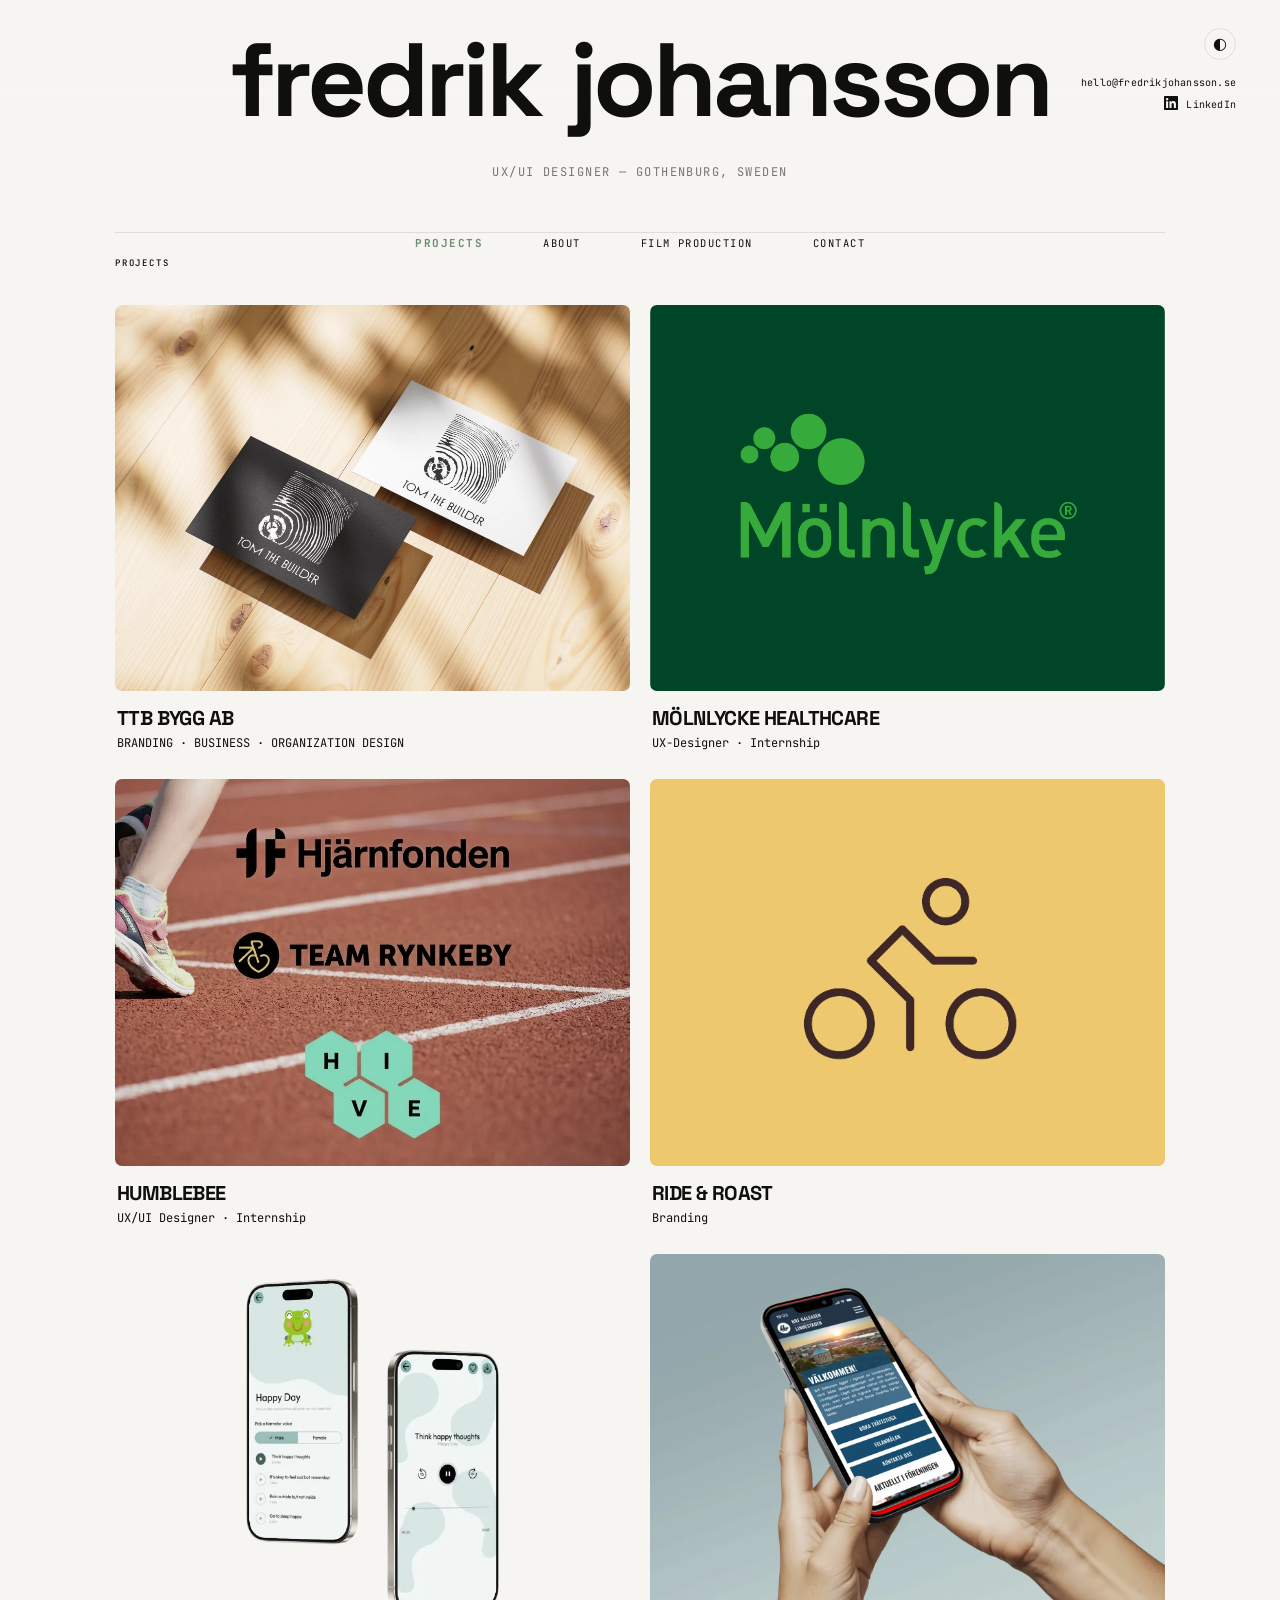
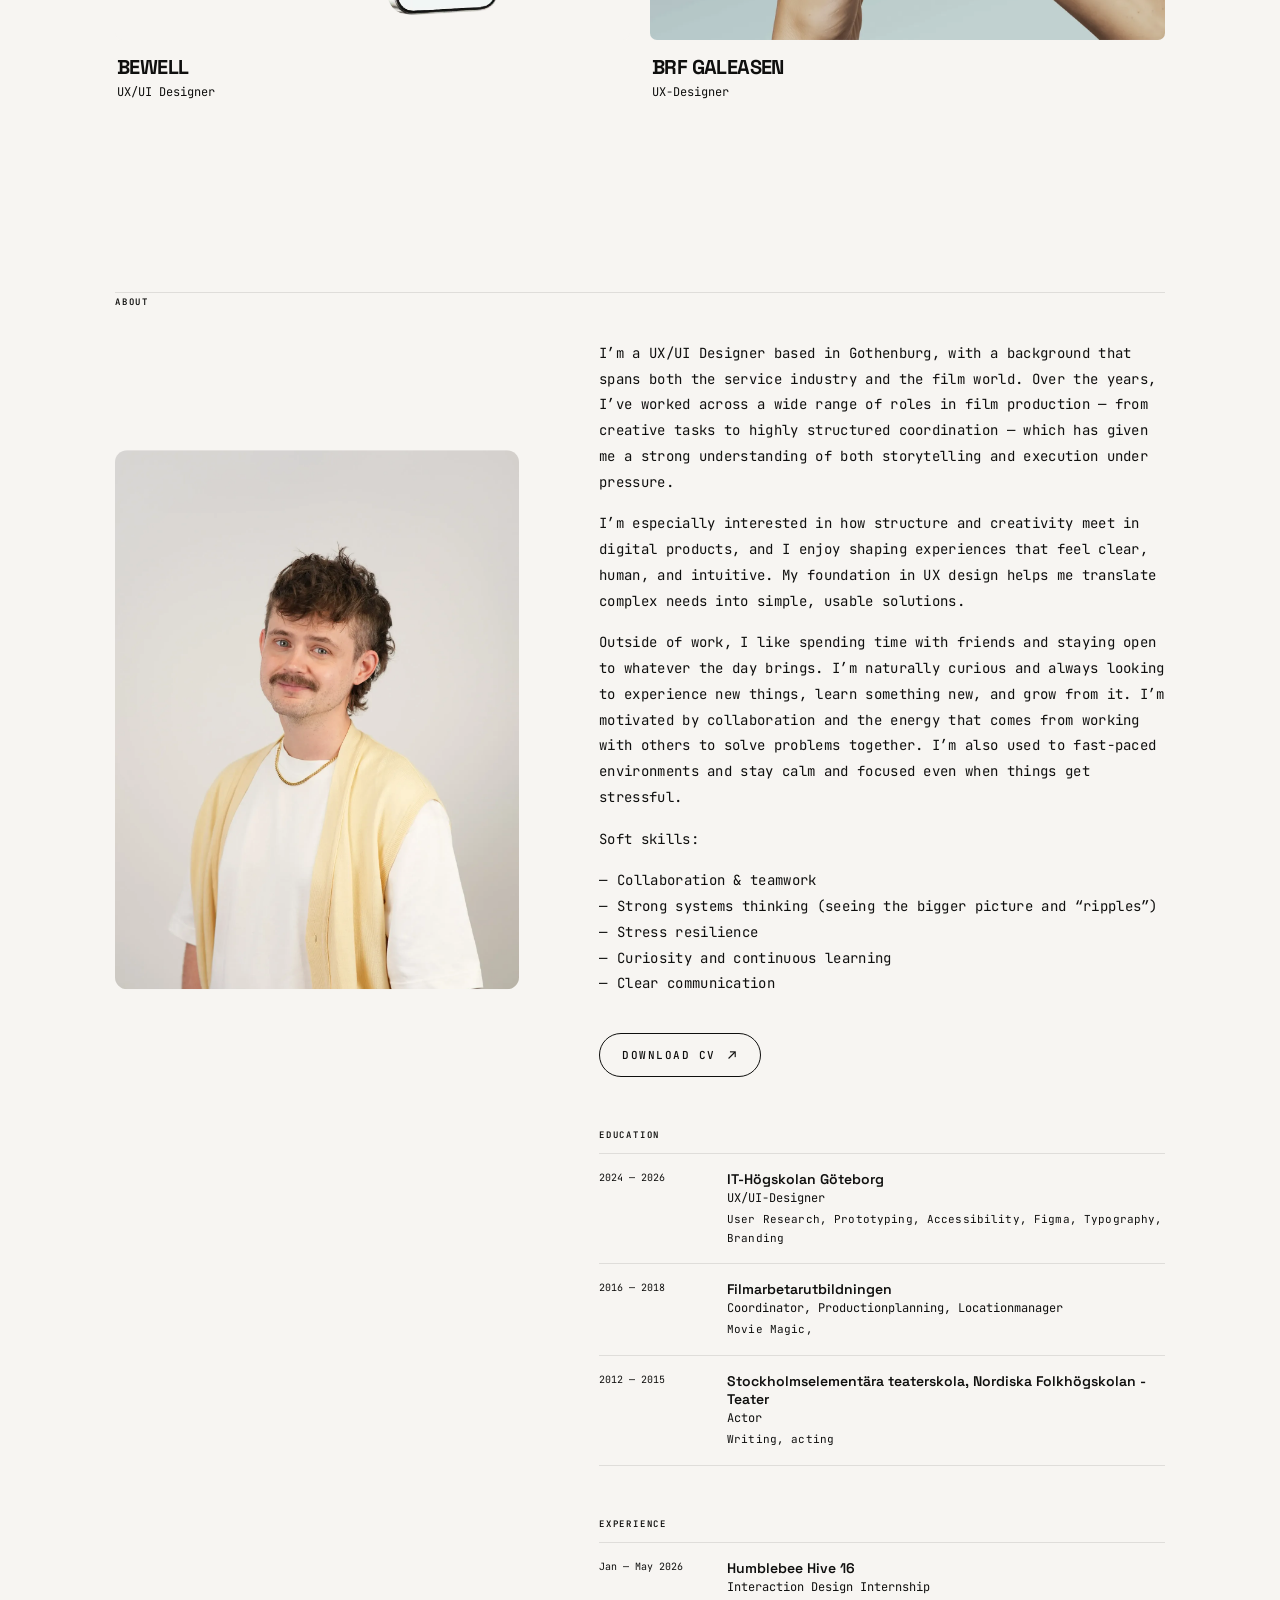
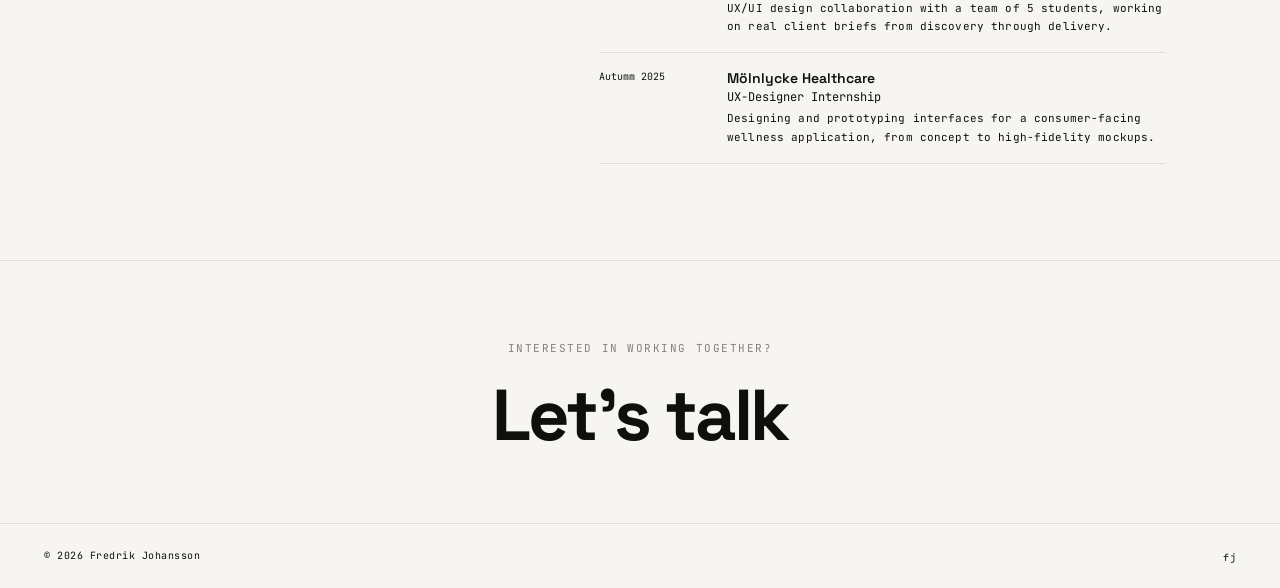
<file: portfolio/index.html>
<!DOCTYPE html>
<html lang="en">
<head>
  <meta charset="UTF-8">
  <meta name="viewport" content="width=device-width, initial-scale=1.0">
  <title>Fredrik Johansson — UX/UI Designer</title>
  <meta name="description" content="Fredrik Johansson — Interaction Designer based in Gothenburg, Sweden.">
  <meta property="og:title" content="Fredrik Johansson — UX/UI Designer">
  <meta property="og:description" content="Interaction Designer based in Gothenburg, Sweden.">
  <meta property="og:type" content="website">
  <meta property="og:image" content="img/shared/fredriksocial.webp">
  <link rel="icon" type="image/svg+xml" href="favicon.svg">
  <link rel="preconnect" href="https://fonts.googleapis.com">
  <link rel="preconnect" href="https://fonts.gstatic.com" crossorigin>
  <link href="https://fonts.googleapis.com/css2?family=Space+Grotesk:wght@300;400;500;600;700&family=JetBrains+Mono:wght@400;500;600;700&display=swap" rel="stylesheet">
  <link rel="stylesheet" href="style.css">
</head>
<body>

  <!-- Progress bar -->
  <div class="prog" id="prog" aria-hidden="true"></div>

  <!-- Pre-scroll overlay bar -->
  <div class="pre-scroll-bar" id="preScrollBar">
    <div class="psb-top">
      <div></div>
      <div class="psb-wordmark" id="psbWordmark">
        <span class="wm-char wm-anchor" id="wm-f">f</span><span class="wm-suffix" id="suf-f"><span class="wm-c">r</span><span class="wm-c">e</span><span class="wm-c">d</span><span class="wm-c">r</span><span class="wm-c">i</span><span class="wm-c">k</span></span><span class="wm-space">&nbsp;</span><span class="wm-char wm-anchor" id="wm-j">j</span><span class="wm-suffix" id="suf-j"><span class="wm-c">o</span><span class="wm-c">h</span><span class="wm-c">a</span><span class="wm-c">n</span><span class="wm-c">s</span><span class="wm-c">s</span><span class="wm-c">o</span><span class="wm-c">n</span></span>
      </div>
      <div class="psb-right">
        <button class="dark-toggle" id="darkToggle" aria-label="Toggle dark mode">
          <span class="dt-icon">◐</span>
        </button>
        <div class="contact-block" id="cBlock">
          <a href="mailto:hello@fredrikjohansson.se">hello@fredrikjohansson.se</a>
          <a href="https://www.linkedin.com/in/fredrik-johansson-530291b3/" target="_blank" rel="noopener noreferrer"><svg class="linkedin-icon" xmlns="http://www.w3.org/2000/svg" width="14" height="14" viewBox="0 0 24 24" fill="currentColor"><path d="M20.447 20.452h-3.554v-5.569c0-1.328-.027-3.037-1.852-3.037-1.853 0-2.136 1.445-2.136 2.939v5.667H9.351V9h3.414v1.561h.046c.477-.9 1.637-1.85 3.37-1.85 3.601 0 4.267 2.37 4.267 5.455v6.286zM5.337 7.433a2.062 2.062 0 01-2.063-2.065 2.064 2.064 0 112.063 2.065zm1.782 13.019H3.555V9h3.564v11.452zM22.225 0H1.771C.792 0 0 .774 0 1.729v20.542C0 23.227.792 24 1.771 24h20.451C23.2 24 24 23.227 24 22.271V1.729C24 .774 23.2 0 22.222 0h.003z"/></svg> LinkedIn</a>
        </div>
      </div>
    </div>
    <div class="psb-subtitle">UX/UI Designer — Gothenburg, Sweden</div>
    <nav id="preScrollNav">
      <a class="nav-link active" href="#projects" data-text="Projects">Projects</a>
      <a class="nav-link" href="#about" data-text="About">About</a>
      <a class="nav-link" href="filmprojects.html" data-text="Film production">Film production</a>
      <a class="nav-link" id="contactLink" href="#contact" data-text="Contact">Contact</a>
    </nav>
  </div>

  <!-- Page grid -->
  <div class="page-grid" id="pageGrid">

    <!-- Left column — sidebar -->
    <div class="col-left">
      <div class="col-left-inner">
        <div id="sidebarWordmark">fj</div>
        <nav id="desktopNav">
          <a class="nav-link active" href="#projects" data-text="Projects">Projects</a>
          <a class="nav-link" href="#about" data-text="About">About</a>
          <a class="nav-link" href="filmprojects.html" data-text="Film production">Film production</a>
          <a class="nav-link" id="sidebarContactLink" href="#contact" data-text="Contact">Contact</a>
        </nav>
        <div class="sidebar-extras">
          <button class="dark-toggle sidebar-dark-toggle" id="sidebarDarkToggle" aria-label="Toggle dark mode">
            <span class="dt-icon">◐</span>
          </button>
          <div class="contact-block-sidebar" id="cBlockSidebar">
            <a href="mailto:hello@fredrikjohansson.se">hello@fredrikjohansson.se</a>
            <a href="https://www.linkedin.com/in/fredrik-johansson-530291b3/" target="_blank" rel="noopener noreferrer"><svg class="linkedin-icon" xmlns="http://www.w3.org/2000/svg" width="14" height="14" viewBox="0 0 24 24" fill="currentColor"><path d="M20.447 20.452h-3.554v-5.569c0-1.328-.027-3.037-1.852-3.037-1.853 0-2.136 1.445-2.136 2.939v5.667H9.351V9h3.414v1.561h.046c.477-.9 1.637-1.85 3.37-1.85 3.601 0 4.267 2.37 4.267 5.455v6.286zM5.337 7.433a2.062 2.062 0 01-2.063-2.065 2.064 2.064 0 112.063 2.065zm1.782 13.019H3.555V9h3.564v11.452zM22.225 0H1.771C.792 0 0 .774 0 1.729v20.542C0 23.227.792 24 1.771 24h20.451C23.2 24 24 23.227 24 22.271V1.729C24 .774 23.2 0 22.222 0h.003z"/></svg> LinkedIn</a>
          </div>
        </div>
      </div>
    </div>

    <!-- Main content -->
    <div class="col-main">
      <div class="content-wrap">

        <!-- Projects -->
        <section id="projects">
          <div class="rule"></div>
          <div class="section-label">Projects</div>
          <div class="project-grid">
            <a class="project-card" href="projects/tom-the-builder/index.html">
              <div class="card-img-wrap">
                <img class="img-ph" src="img/tom-the-builder/tomthebuilderbild.webp" alt="Tom the Builder AB" loading="lazy">
                <span class="card-overlay">Brand identity for a carpenter in Uddevalla</span>
              </div>
              <div class="card-info"><div class="card-title">TTB BYGG AB</div><div class="card-sub">BRANDING · BUSINESS · ORGANIZATION DESIGN</div></div>
            </a>
            <a class="project-card" href="projects/molnlycke/index.html">
              <div class="card-img-wrap">
                <img class="img-ph" src="img/molnlycke/molnlyckebild.webp" alt="Mölnlycke Healthcare" loading="lazy">
                <span class="card-overlay">Clinical review tool for wound-care specialists</span>
              </div>
              <div class="card-info"><div class="card-title">MÖLNLYCKE HEALTHCARE</div><div class="card-sub">UX-Designer · Internship</div></div>
            </a>
            <div class="project-card project-card--soon" aria-disabled="true" tabindex="0">
              <div class="card-img-wrap">
                <img class="img-ph" src="img/humblebee/RynkebyHFHIVE.webp" alt="Humblebee" loading="lazy" style="object-position: center 65%;">
                <span class="card-soon">Coming soon</span>
              </div>
              <div class="card-info"><div class="card-title">HUMBLEBEE</div><div class="card-sub">UX/UI Designer · Internship</div></div>
            </div>
            <a class="project-card" href="projects/ride-roast/index.html">
              <div class="card-img-wrap">
                <img class="img-ph" src="img/ride-roast/rideroastloggo.webp" alt="Ride & Roast" loading="lazy">
                <span class="card-overlay">Branding for a bike café and workshop</span>
              </div>
              <div class="card-info"><div class="card-title">RIDE & ROAST</div><div class="card-sub">Branding</div></div>
            </a>
            <a class="project-card" href="projects/bewell/index.html">
              <div class="card-img-wrap">
                <img class="img-ph" src="img/bewell/bw5.webp" alt="Bewell" loading="lazy" style="object-fit: contain; background: var(--bg);">
                <span class="card-overlay">Wellness app with generative particle systems</span>
              </div>
              <div class="card-info"><div class="card-title">BEWELL</div><div class="card-sub">UX/UI Designer</div></div>
            </a>
            <a class="project-card" href="projects/brf-galeasen/index.html">
              <div class="card-img-wrap">
                <img class="img-ph" src="img/brf-galeasen/Mockup_brf.webp" alt="BRF Galeasen" loading="lazy">
                <span class="card-overlay">Resident portal with usage tracking</span>
              </div>
              <div class="card-info"><div class="card-title">BRF GALEASEN</div><div class="card-sub">UX-Designer</div></div>
            </a>
          </div>
        </section>

        <!-- About -->
        <section id="about">
          <div class="rule"></div>
          <div class="about-grid">
            <div class="about-left">
              <div class="about-label">About</div>
              <h2 class="about-heading" id="aboutHeading">
                <span id="ah-fredrik">fredrik</span>
                <span id="ah-johansson">johansson</span>
              </h2>
              <div class="about-photo">
                <img src="img/shared/Fredrikabout.webp" alt="Portrait of Fredrik Johansson" loading="lazy">
              </div>
            </div>
            <div class="about-right">
              <div class="about-text">
                <p>I’m a UX/UI Designer based in Gothenburg, with a background that spans both the service industry and the film world. Over the years, I’ve worked across a wide range of roles in film production — from creative tasks to highly structured coordination — which has given me a strong understanding of both storytelling and execution under pressure.</p>
                <p>I’m especially interested in how structure and creativity meet in digital products, and I enjoy shaping experiences that feel clear, human, and intuitive. My foundation in UX design helps me translate complex needs into simple, usable solutions.</p>
                <p>Outside of work, I like spending time with friends and staying open to whatever the day brings. I’m naturally curious and always looking to experience new things, learn something new, and grow from it.
I’m motivated by collaboration and the energy that comes from working with others to solve problems together. I’m also used to fast-paced environments and stay calm and focused even when things get stressful.</p>
                <p>Soft skills:</p>
                <ul class="soft-skills">
                  <li>Collaboration &amp; teamwork</li>
                  <li>Strong systems thinking (seeing the bigger picture and “ripples”)</li>
                  <li>Stress resilience</li>
                  <li>Curiosity and continuous learning</li>
                  <li>Clear communication</li>
                </ul>
              </div>

              <!-- CV download -->
              <a class="cv-button" href="https://drive.google.com/file/d/1sZ7xeZCdnQej310mjUcfjHOJxBTWBIKO/view?usp=sharing" target="_blank" rel="noopener noreferrer">
                <span>Download CV</span>
                <span class="cv-arrow">↗</span>
              </a>

              <!-- Education -->
              <div class="exp-block">
                <div class="exp-label">Education</div>
                <div class="exp-row">
                  <div class="exp-years">2024 — 2026</div>
                  <div>
                    <div class="exp-org">IT-Högskolan Göteborg</div>
                    <div class="exp-role">UX/UI-Designer</div>
                    <div class="exp-detail">User Research, Prototyping, Accessibility, Figma, Typography, Branding</div>
                  </div>
                </div>
                <div class="exp-row">
                  <div class="exp-years">2016 — 2018</div>
                  <div>
                    <div class="exp-org">Filmarbetarutbildningen</div>
                    <div class="exp-role">Coordinator, Productionplanning, Locationmanager</div>
                    <div class="exp-detail">Movie Magic, </div>
                  </div>
                </div>
                <div class="exp-row">
                  <div class="exp-years">2012 — 2015</div>
                  <div>
                    <div class="exp-org">Stockholmselementära teaterskola, Nordiska Folkhögskolan - Teater </div>
                    <div class="exp-role">Actor</div>
                    <div class="exp-detail">Writing, acting</div>
                  </div>
                </div>
              </div>

              <!-- Experience -->
              <div class="exp-block">
                <div class="exp-label">Experience</div>
                <div class="exp-row">
                  <div class="exp-years">Jan — May 2026</div>
                  <div>
                    <div class="exp-org">Humblebee Hive 16</div>
                    <div class="exp-role">Interaction Design Internship</div>
                    <div class="exp-detail">UX/UI design collaboration with a team of 5 students, working on real client briefs from discovery through delivery.</div>
                  </div>
                </div>
                <div class="exp-row">
                  <div class="exp-years">Autumm 2025</div>
                  <div>
                    <div class="exp-org">Mölnlycke Healthcare</div>
                    <div class="exp-role">UX-Designer Internship</div>
                    <div class="exp-detail">Designing and prototyping interfaces for a consumer-facing wellness application, from concept to high-fidelity mockups.</div>
                  </div>
                </div>
              </div>

            </div>
          </div>
        </section>

      </div>
    </div>


  </div>

  <!-- Footer CTA -->
  <footer>
    <div class="footer-cta">
      <div class="footer-cta-label">Interested in working together?</div>
      <a class="footer-cta-link" href="mailto:hello@fredrikjohansson.se">Let's talk</a>
    </div>
    <div class="footer-bottom">
      <span>&copy; 2026 Fredrik Johansson</span>
      <span class="footer-wm">
        <span class="fw-word"><span class="fw-anchor">f</span><span class="fw-suffix" id="fwSufF"><span class="fw-c">r</span><span class="fw-c">e</span><span class="fw-c">d</span><span class="fw-c">r</span><span class="fw-c">i</span><span class="fw-c">k</span></span></span><span class="fw-sp" id="fwSp">&nbsp;</span><span class="fw-word"><span class="fw-anchor">j</span><span class="fw-suffix" id="fwSufJ"><span class="fw-c">o</span><span class="fw-c">h</span><span class="fw-c">a</span><span class="fw-c">n</span><span class="fw-c">s</span><span class="fw-c">s</span><span class="fw-c">o</span><span class="fw-c">n</span></span></span>
      </span>
    </div>
  </footer>

  <!-- Page transition overlay -->
  <div class="page-transition" id="pageTransition" aria-hidden="true"></div>

  <!-- Mobile header -->
  <header class="mobile-header">
    <span class="mobile-wm">fj</span>
    <nav id="mobileInlineNav">
      <a class="nav-link active" href="#projects" data-text="Projects">Projects</a>
      <a class="nav-link" href="#about" data-text="About">About</a>
      <a class="nav-link" href="filmprojects.html" data-text="Film production">Film production</a>
      <a class="nav-link" id="mobileContactTrigger" href="#contact" data-text="Contact">Contact</a>
    </nav>
    <button class="dark-toggle mobile-dark-toggle" id="mobileDarkToggle" aria-label="Toggle dark mode">
      <span class="dt-icon">◐</span>
    </button>
  </header>

  <!-- Mobile contact -->
  <div class="mobile-contact">
    <div class="mobile-contact-label">Contact</div>
    <div class="mobile-contact-links">
      <a href="mailto:hello@fredrikjohansson.se">hello@fredrikjohansson.se <span>&#8599;</span></a>
      <a href="https://www.linkedin.com/in/fredrik-johansson-530291b3/" target="_blank" rel="noopener noreferrer"><svg class="linkedin-icon" xmlns="http://www.w3.org/2000/svg" width="14" height="14" viewBox="0 0 24 24" fill="currentColor"><path d="M20.447 20.452h-3.554v-5.569c0-1.328-.027-3.037-1.852-3.037-1.853 0-2.136 1.445-2.136 2.939v5.667H9.351V9h3.414v1.561h.046c.477-.9 1.637-1.85 3.37-1.85 3.601 0 4.267 2.37 4.267 5.455v6.286zM5.337 7.433a2.062 2.062 0 01-2.063-2.065 2.064 2.064 0 112.063 2.065zm1.782 13.019H3.555V9h3.564v11.452zM22.225 0H1.771C.792 0 0 .774 0 1.729v20.542C0 23.227.792 24 1.771 24h20.451C23.2 24 24 23.227 24 22.271V1.729C24 .774 23.2 0 22.222 0h.003z"/></svg> LinkedIn <span>&#8599;</span></a>
    </div>
  </div>

  <script src="main.js"></script>
</body>
</html>
</file>
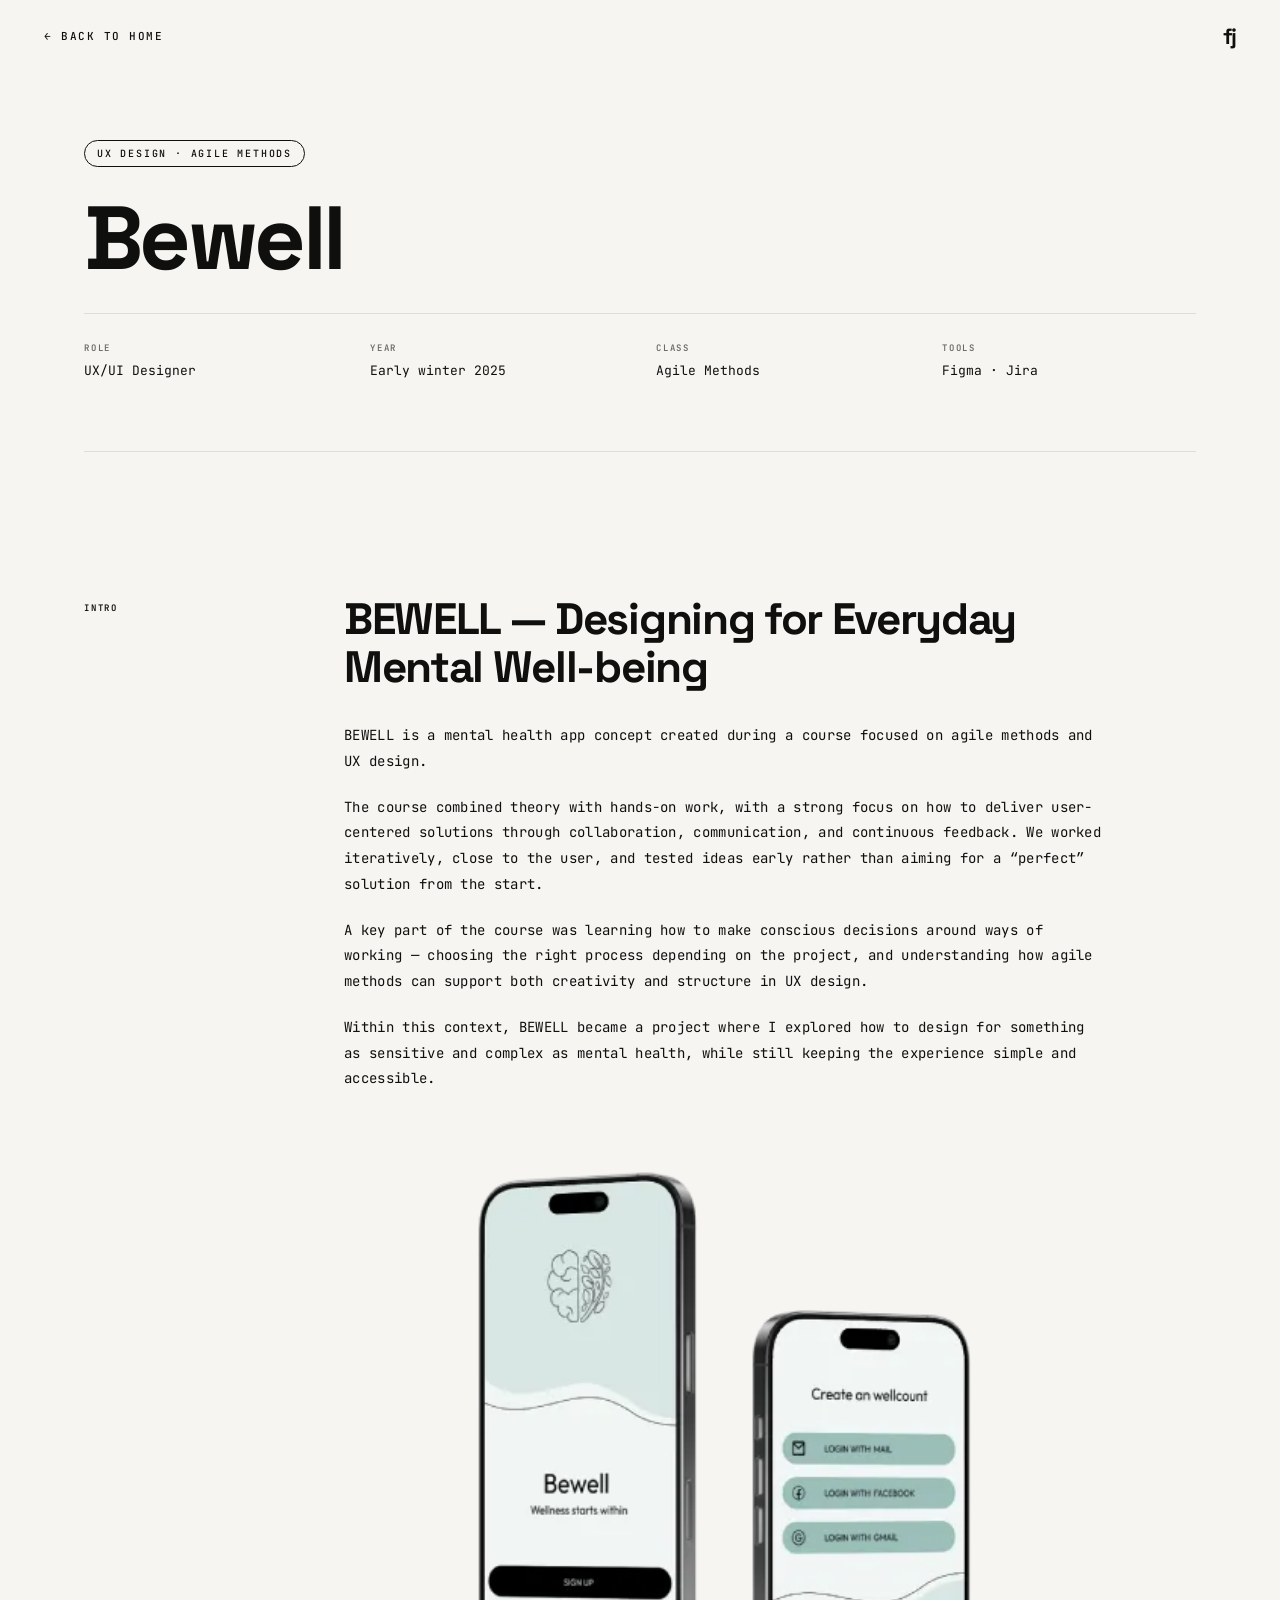
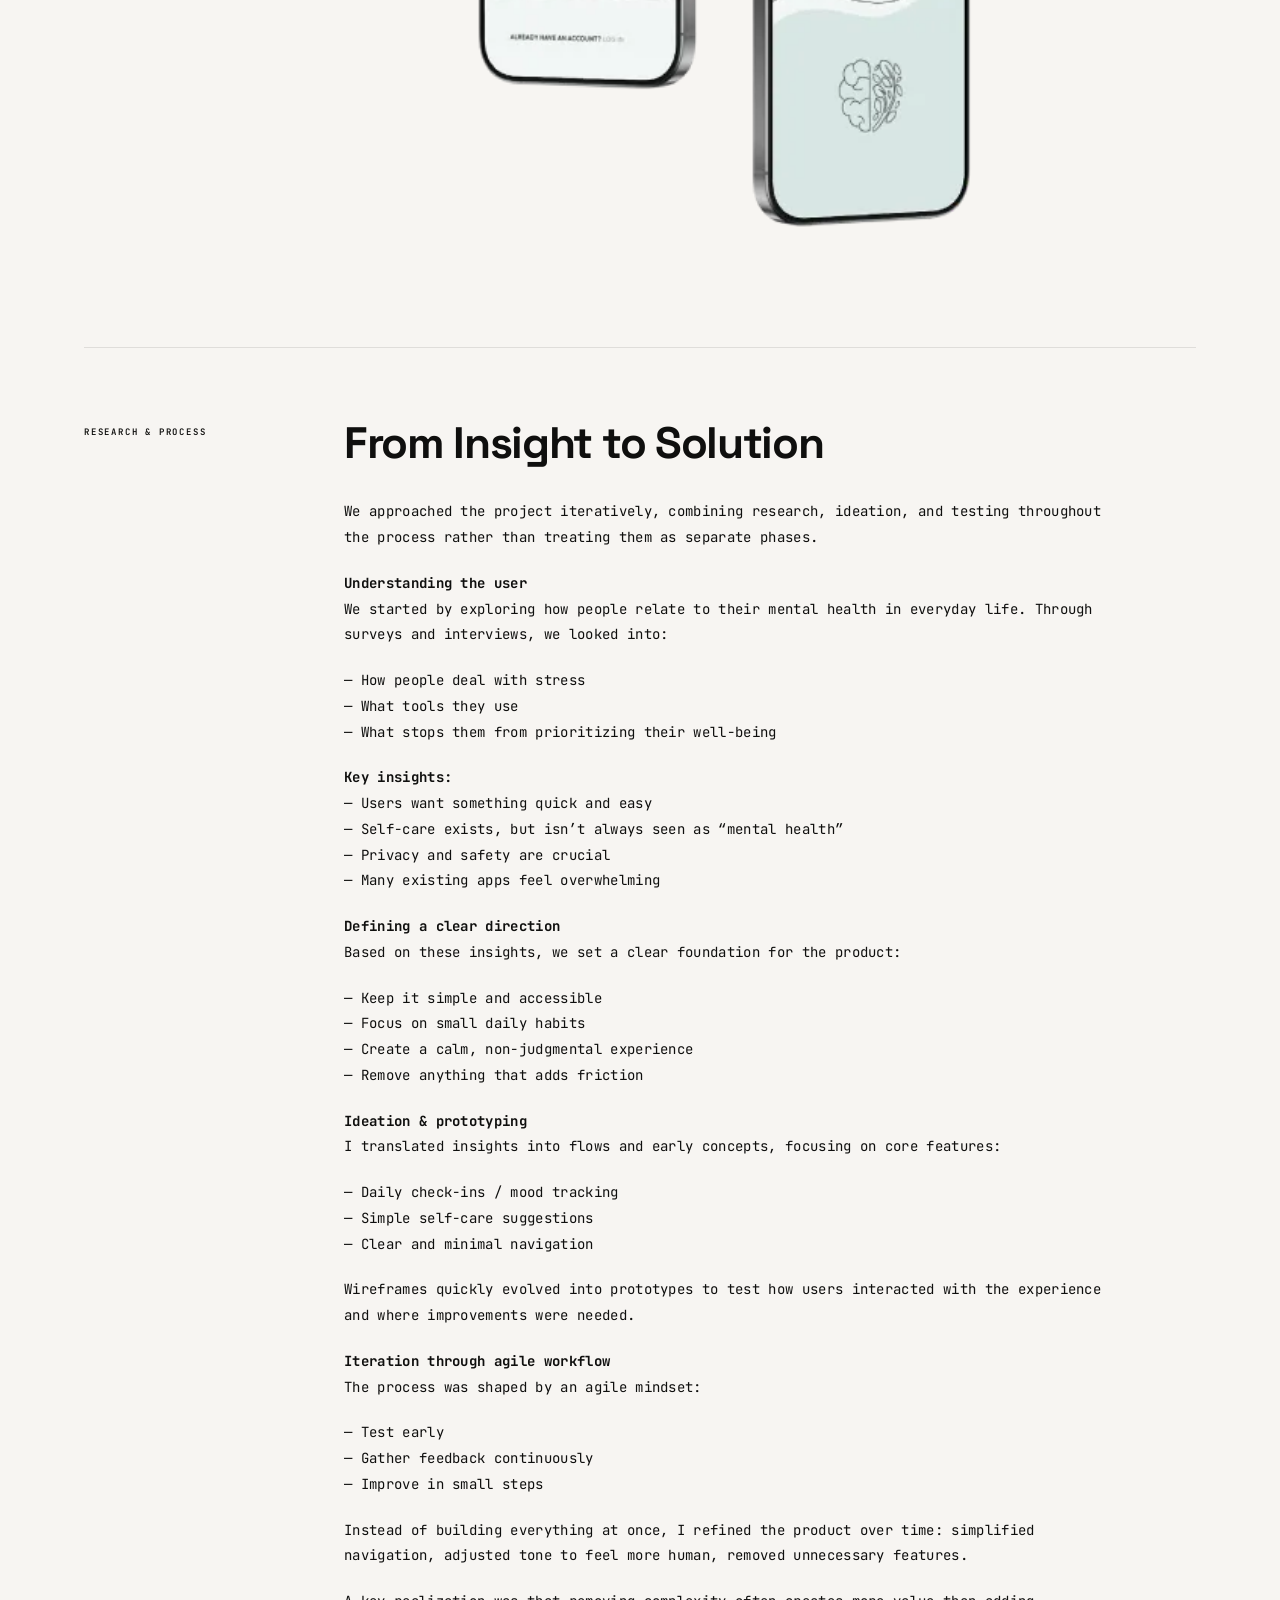
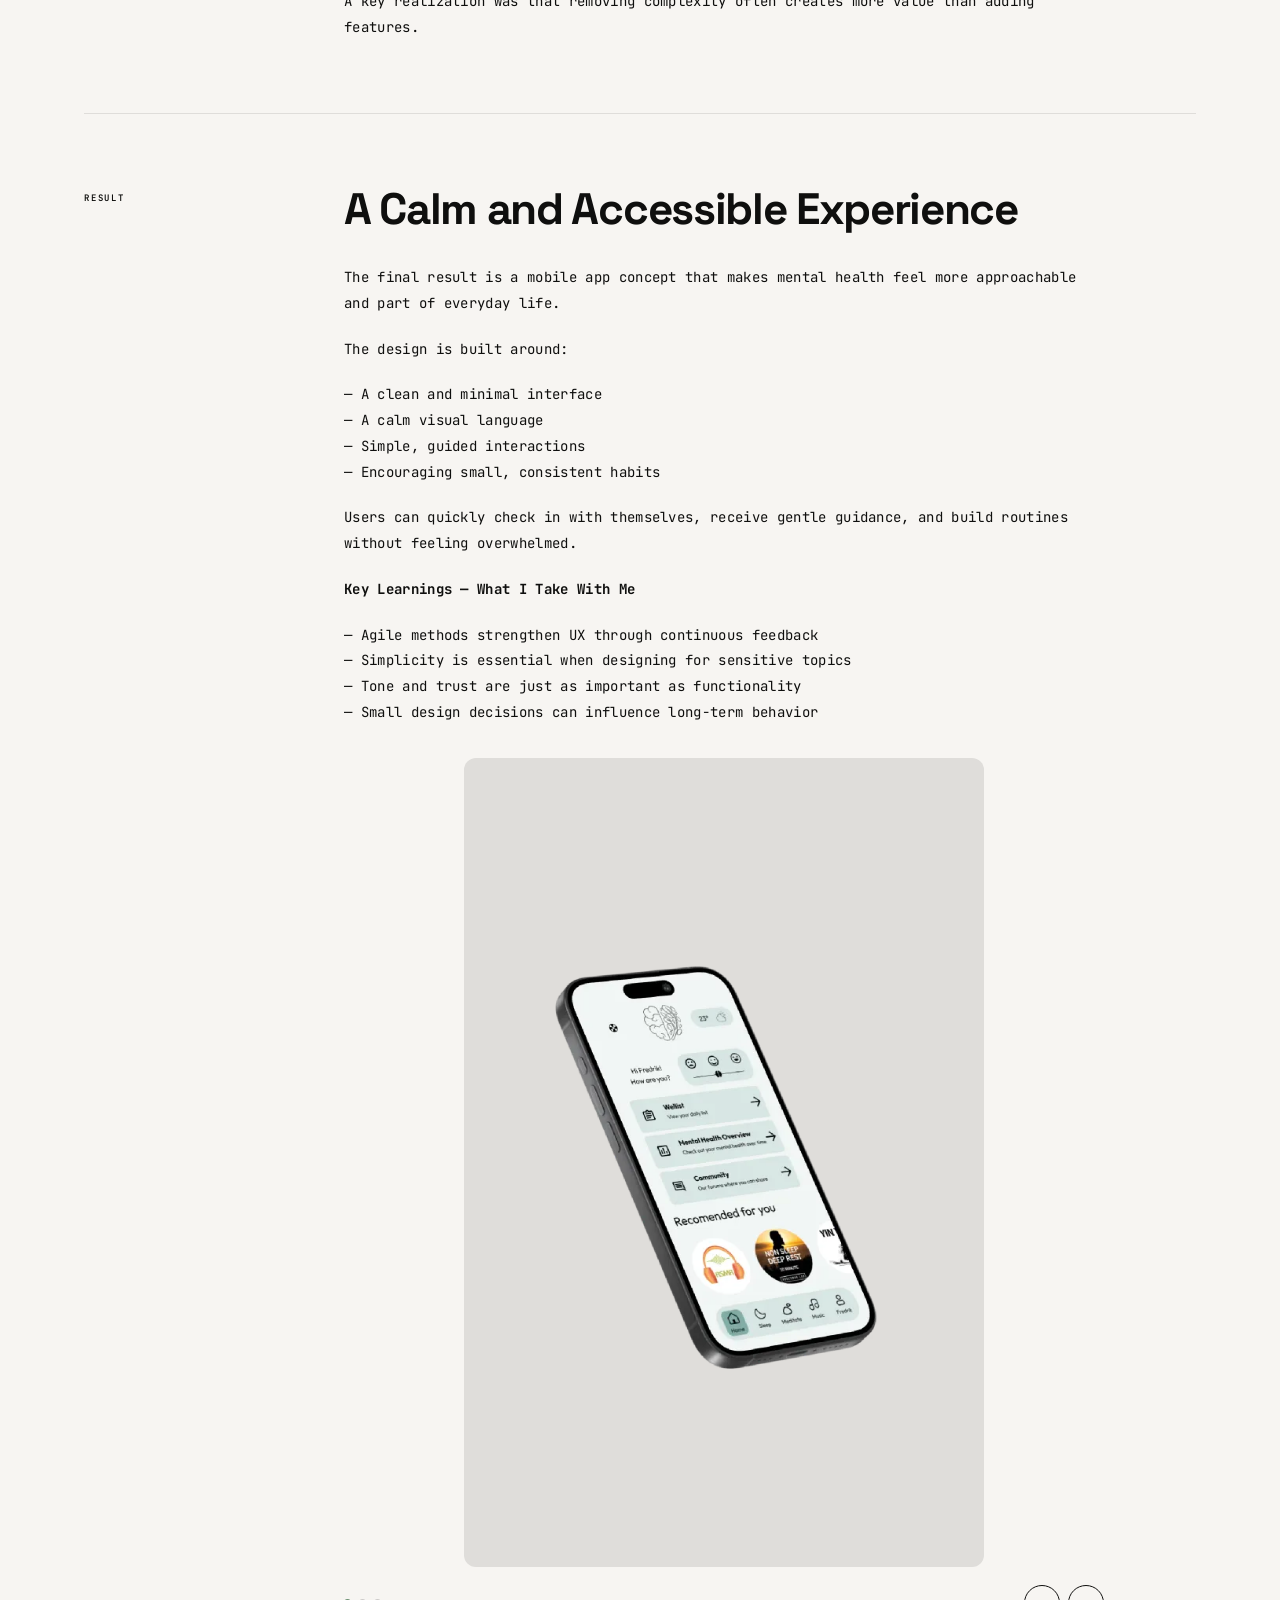
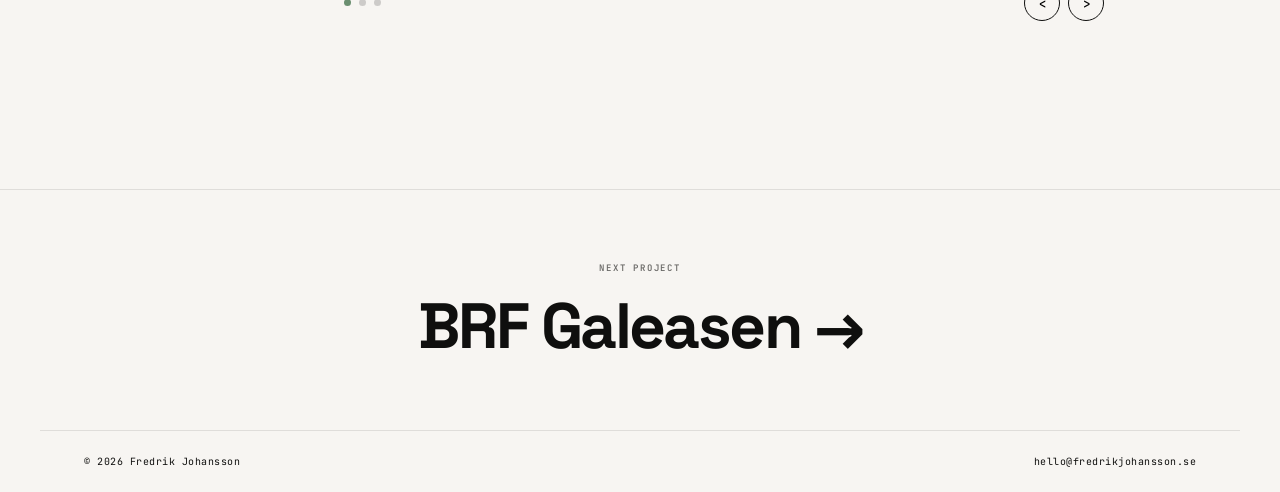
<file: portfolio/projects/bewell/index.html>
<!DOCTYPE html>
<html lang="en">
<head>
  <meta charset="UTF-8">
  <meta name="viewport" content="width=device-width, initial-scale=1.0">
  <title>Bewell — Fredrik Johansson</title>
  <meta name="description" content="UX design case study for Bewell — a mental health app concept.">
  <meta property="og:title" content="Bewell — Fredrik Johansson">
  <meta property="og:description" content="UX design case study for Bewell — a mental health app concept.">
  <meta property="og:type" content="website">
  <meta property="og:image" content="../../img/shared/fredriksocial.webp">
  <link rel="icon" type="image/svg+xml" href="../../favicon.svg">
  <link rel="preconnect" href="https://fonts.googleapis.com">
  <link rel="preconnect" href="https://fonts.gstatic.com" crossorigin>
  <link href="https://fonts.googleapis.com/css2?family=Space+Grotesk:wght@300;400;500;600;700&family=JetBrains+Mono:wght@400;500;600;700&display=swap" rel="stylesheet">
  <link rel="stylesheet" href="../../case.css">
</head>
<body>

  <div class="case-progress" id="caseProgress" aria-hidden="true"></div>

  <div class="case-bar" id="caseBar">
    <a class="case-back" href="../../index.html">Back to home</a>
    <span class="case-wm">fj</span>
  </div>

  <div class="case-wrap">

    <header class="case-header">
      <span class="case-category">UX Design · Agile Methods</span>
      <h1 class="case-title">Bewell</h1>
      <div class="case-meta">
        <div class="case-meta-item"><span class="case-meta-label">Role</span><span class="case-meta-value">UX/UI Designer</span></div>
        <div class="case-meta-item"><span class="case-meta-label">Year</span><span class="case-meta-value">Early winter 2025</span></div>
        <div class="case-meta-item"><span class="case-meta-label">Class</span><span class="case-meta-value">Agile Methods</span></div>
        <div class="case-meta-item"><span class="case-meta-label">Tools</span><span class="case-meta-value">Figma · Jira</span></div>
      </div>
    </header>

    <!-- Intro -->
    <section class="case-section">
      <div class="case-section-grid">
        <div class="case-section-label">Intro</div>
        <div class="case-section-body">
          <h2 class="case-section-heading">BEWELL &mdash; Designing for Everyday Mental Well-being</h2>
          <p>BEWELL is a mental health app concept created during a course focused on agile methods and UX design.</p>
          <p>The course combined theory with hands-on work, with a strong focus on how to deliver user-centered solutions through collaboration, communication, and continuous feedback. We worked iteratively, close to the user, and tested ideas early rather than aiming for a &ldquo;perfect&rdquo; solution from the start.</p>
          <p>A key part of the course was learning how to make conscious decisions around ways of working &mdash; choosing the right process depending on the project, and understanding how agile methods can support both creativity and structure in UX design.</p>
          <p>Within this context, BEWELL became a project where I explored how to design for something as sensitive and complex as mental health, while still keeping the experience simple and accessible.</p>
          <img src="../../img/bewell/Bewelllogin.webp" alt="Bewell login screen" loading="lazy" style="margin-top:32px;border-radius:12px;width:100%">
        </div>
      </div>
    </section>

    <!-- Research & Process -->
    <section class="case-section">
      <div class="case-section-grid">
        <div class="case-section-label">Research &amp; Process</div>
        <div class="case-section-body">
          <h2 class="case-section-heading">From Insight to Solution</h2>
          <p>We approached the project iteratively, combining research, ideation, and testing throughout the process rather than treating them as separate phases.</p>

          <p><strong>Understanding the user</strong><br>We started by exploring how people relate to their mental health in everyday life. Through surveys and interviews, we looked into:</p>
          <p>&mdash; How people deal with stress<br>&mdash; What tools they use<br>&mdash; What stops them from prioritizing their well-being</p>

          <p><strong>Key insights:</strong><br>&mdash; Users want something quick and easy<br>&mdash; Self-care exists, but isn&rsquo;t always seen as &ldquo;mental health&rdquo;<br>&mdash; Privacy and safety are crucial<br>&mdash; Many existing apps feel overwhelming</p>

          <p><strong>Defining a clear direction</strong><br>Based on these insights, we set a clear foundation for the product:</p>
          <p>&mdash; Keep it simple and accessible<br>&mdash; Focus on small daily habits<br>&mdash; Create a calm, non-judgmental experience<br>&mdash; Remove anything that adds friction</p>

          <p><strong>Ideation &amp; prototyping</strong><br>I translated insights into flows and early concepts, focusing on core features:</p>
          <p>&mdash; Daily check-ins / mood tracking<br>&mdash; Simple self-care suggestions<br>&mdash; Clear and minimal navigation</p>
          <p>Wireframes quickly evolved into prototypes to test how users interacted with the experience and where improvements were needed.</p>

          <p><strong>Iteration through agile workflow</strong><br>The process was shaped by an agile mindset:</p>
          <p>&mdash; Test early<br>&mdash; Gather feedback continuously<br>&mdash; Improve in small steps</p>
          <p>Instead of building everything at once, I refined the product over time: simplified navigation, adjusted tone to feel more human, removed unnecessary features.</p>
          <p>A key realization was that removing complexity often creates more value than adding features.</p>
        </div>
      </div>
    </section>

    <!-- Result -->
    <section class="case-section">
      <div class="case-section-grid">
        <div class="case-section-label">Result</div>
        <div class="case-section-body">
          <h2 class="case-section-heading">A Calm and Accessible Experience</h2>
          <p>The final result is a mobile app concept that makes mental health feel more approachable and part of everyday life.</p>
          <p>The design is built around:</p>
          <p>&mdash; A clean and minimal interface<br>&mdash; A calm visual language<br>&mdash; Simple, guided interactions<br>&mdash; Encouraging small, consistent habits</p>
          <p>Users can quickly check in with themselves, receive gentle guidance, and build routines without feeling overwhelmed.</p>

          <p><strong>Key Learnings &mdash; What I Take With Me</strong></p>
          <p>&mdash; Agile methods strengthen UX through continuous feedback<br>&mdash; Simplicity is essential when designing for sensitive topics<br>&mdash; Tone and trust are just as important as functionality<br>&mdash; Small design decisions can influence long-term behavior</p>

          <div class="carousel" id="carousel">
            <div class="carousel-track" style="aspect-ratio:9/14;max-width:520px;margin:0 auto;background:var(--border)">
              <div class="carousel-slides" id="carouselSlides">
                <div class="carousel-slide"><img src="../../img/bewell/bewellhome.webp" alt="Bewell home screen" style="object-fit:contain" loading="lazy"></div>
                <div class="carousel-slide"><img src="../../img/bewell/bewellmusic.webp" alt="Bewell music screen" style="object-fit:contain" loading="lazy"></div>
                <div class="carousel-slide"><img src="../../img/bewell/bewell_list.webp" alt="Bewell list view" style="object-fit:contain" loading="lazy"></div>
              </div>
            </div>
            <div class="carousel-controls">
              <div class="carousel-dots" id="carouselDots"></div>
              <div class="carousel-nav">
                <button class="carousel-btn" id="carouselPrev" aria-label="Previous">&#8249;</button>
                <button class="carousel-btn" id="carouselNext" aria-label="Next">&#8250;</button>
              </div>
            </div>
          </div>
        </div>
      </div>
    </section>

  </div>

  <footer class="case-footer">
    <div class="case-footer-label">Next project</div>
    <a class="case-footer-link" href="../brf-galeasen/index.html">BRF Galeasen</a>
  </footer>
  <div class="case-footer-bottom">
    <span>&copy; 2026 Fredrik Johansson</span>
    <span>hello@fredrikjohansson.se</span>
  </div>

  <script src="../../case.js"></script>
</body>
</html>
</file>
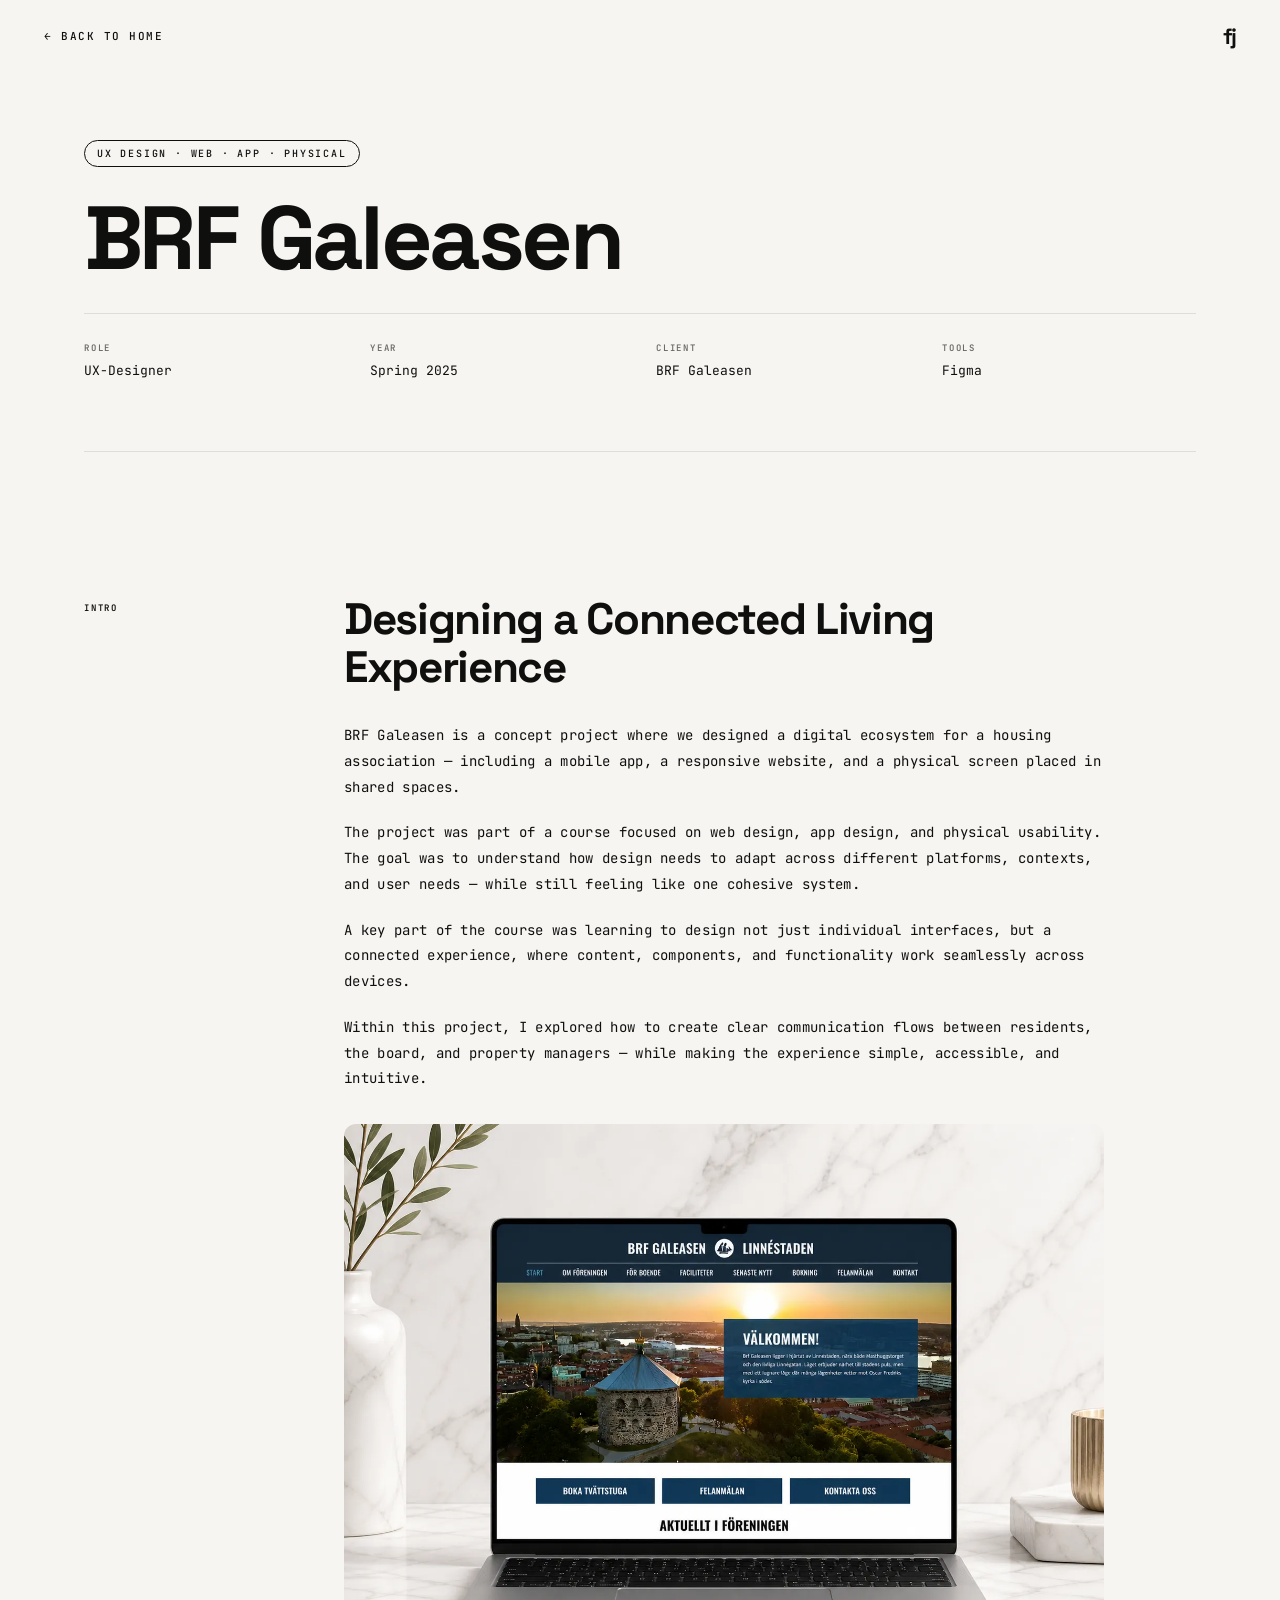
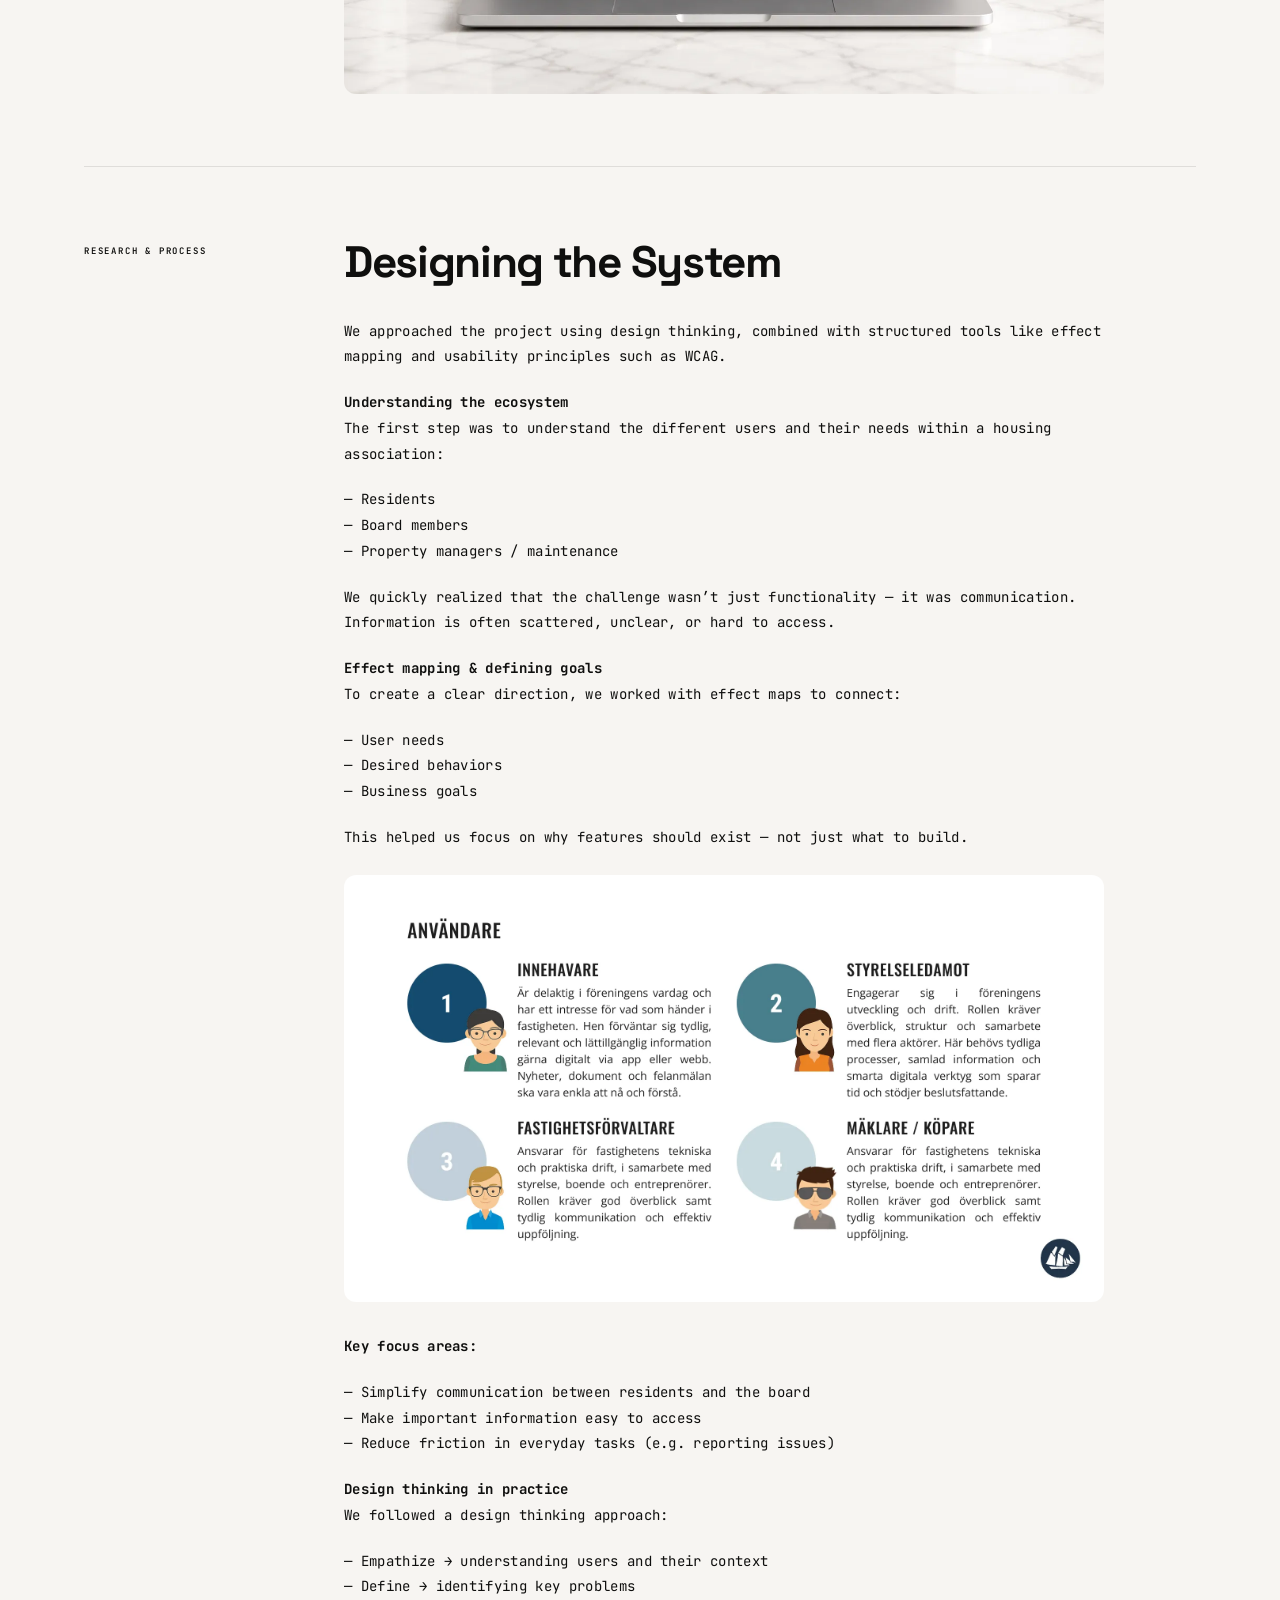
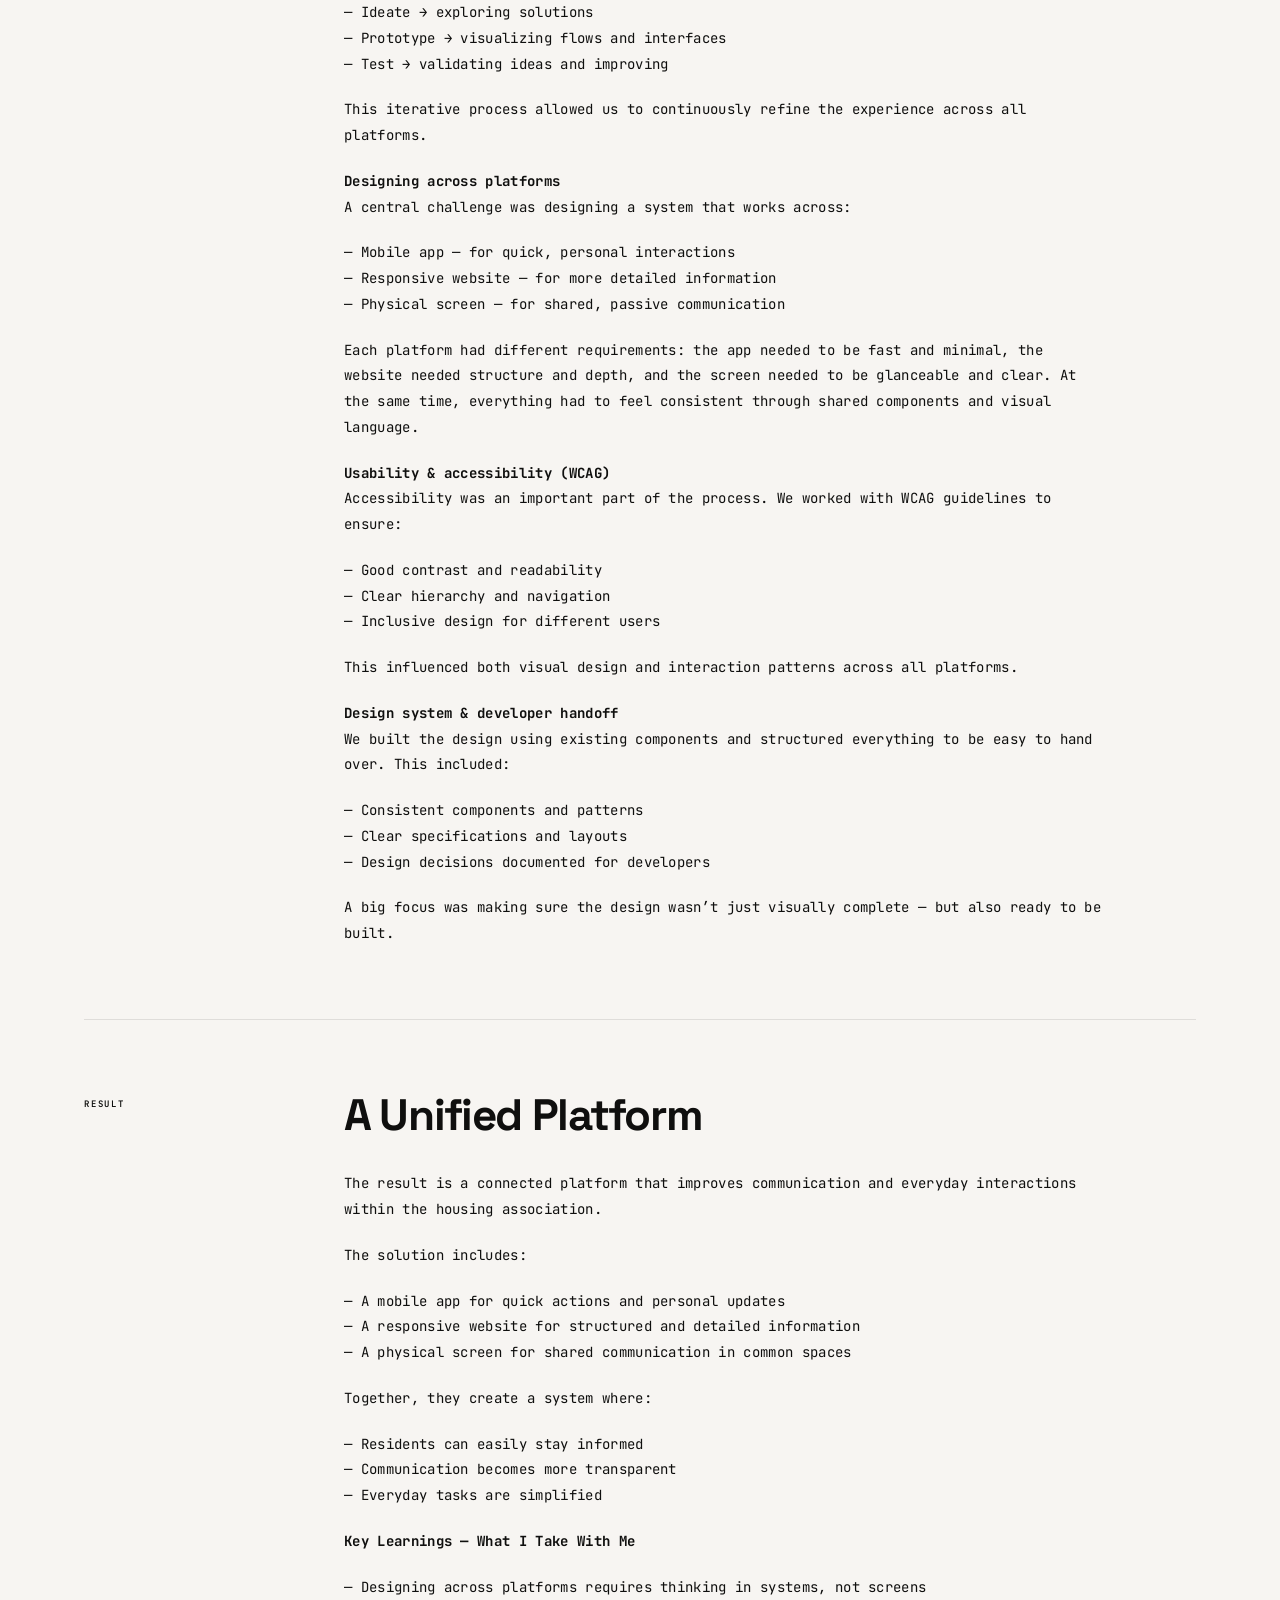
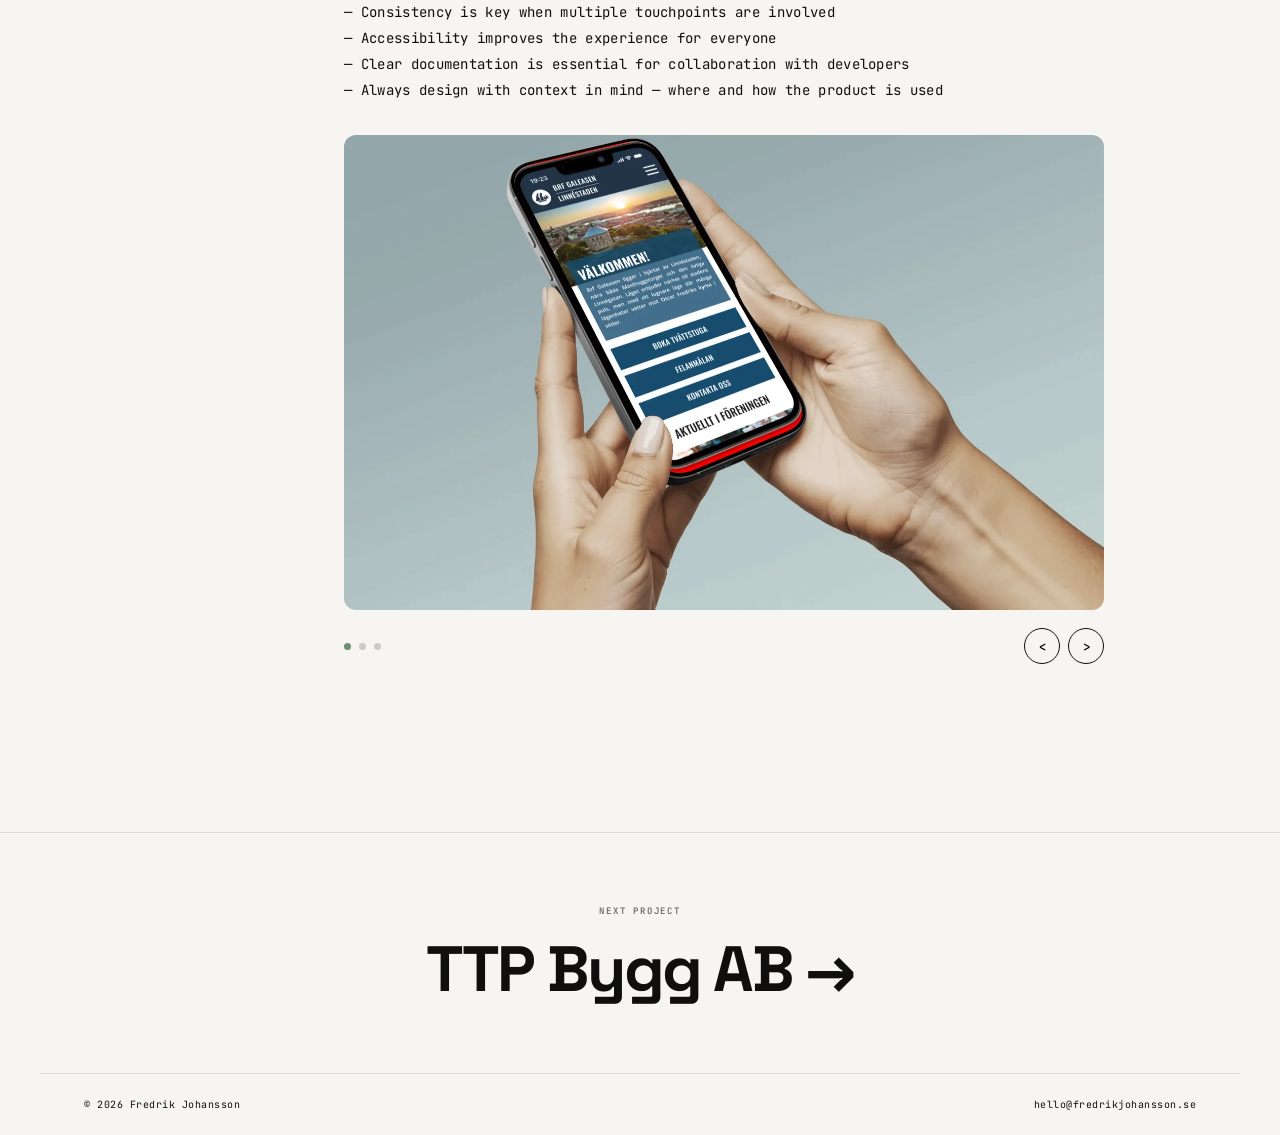
<file: portfolio/projects/brf-galeasen/index.html>
<!DOCTYPE html>
<html lang="en">
<head>
  <meta charset="UTF-8">
  <meta name="viewport" content="width=device-width, initial-scale=1.0">
  <title>BRF Galeasen — Fredrik Johansson</title>
  <meta name="description" content="UX design case study for BRF Galeasen — a connected living platform.">
  <meta property="og:title" content="BRF Galeasen — Fredrik Johansson">
  <meta property="og:description" content="UX design case study for BRF Galeasen — a connected living platform.">
  <meta property="og:type" content="website">
  <meta property="og:image" content="../../img/shared/fredriksocial.webp">
  <link rel="icon" type="image/svg+xml" href="../../favicon.svg">
  <link rel="preconnect" href="https://fonts.googleapis.com">
  <link rel="preconnect" href="https://fonts.gstatic.com" crossorigin>
  <link href="https://fonts.googleapis.com/css2?family=Space+Grotesk:wght@300;400;500;600;700&family=JetBrains+Mono:wght@400;500;600;700&display=swap" rel="stylesheet">
  <link rel="stylesheet" href="../../case.css">
</head>
<body>

  <div class="case-progress" id="caseProgress" aria-hidden="true"></div>

  <div class="case-bar" id="caseBar">
    <a class="case-back" href="../../index.html">Back to home</a>
    <span class="case-wm">fj</span>
  </div>

  <div class="case-wrap">

    <header class="case-header">
      <span class="case-category">UX Design · Web · App · Physical</span>
      <h1 class="case-title">BRF Galeasen</h1>
      <div class="case-meta">
        <div class="case-meta-item"><span class="case-meta-label">Role</span><span class="case-meta-value">UX-Designer</span></div>
        <div class="case-meta-item"><span class="case-meta-label">Year</span><span class="case-meta-value">Spring 2025</span></div>
        <div class="case-meta-item"><span class="case-meta-label">Client</span><span class="case-meta-value">BRF Galeasen</span></div>
        <div class="case-meta-item"><span class="case-meta-label">Tools</span><span class="case-meta-value">Figma</span></div>
      </div>
    </header>

    <!-- Intro -->
    <section class="case-section">
      <div class="case-section-grid">
        <div class="case-section-label">Intro</div>
        <div class="case-section-body">
          <h2 class="case-section-heading">Designing a Connected Living Experience</h2>
          <p>BRF Galeasen is a concept project where we designed a digital ecosystem for a housing association &mdash; including a mobile app, a responsive website, and a physical screen placed in shared spaces.</p>
          <p>The project was part of a course focused on web design, app design, and physical usability. The goal was to understand how design needs to adapt across different platforms, contexts, and user needs &mdash; while still feeling like one cohesive system.</p>
          <p>A key part of the course was learning to design not just individual interfaces, but a connected experience, where content, components, and functionality work seamlessly across devices.</p>
          <p>Within this project, I explored how to create clear communication flows between residents, the board, and property managers &mdash; while making the experience simple, accessible, and intuitive.</p>
          <img src="../../img/brf-galeasen/BRF_MARMOR_MAC.webp" alt="BRF Galeasen desktop mockup" loading="lazy" style="margin-top:32px;border-radius:12px;width:100%">
        </div>
      </div>
    </section>

    <!-- Research & Process -->
    <section class="case-section">
      <div class="case-section-grid">
        <div class="case-section-label">Research &amp; Process</div>
        <div class="case-section-body">
          <h2 class="case-section-heading">Designing the System</h2>
          <p>We approached the project using design thinking, combined with structured tools like effect mapping and usability principles such as WCAG.</p>

          <p><strong>Understanding the ecosystem</strong><br>The first step was to understand the different users and their needs within a housing association:</p>
          <p>&mdash; Residents<br>&mdash; Board members<br>&mdash; Property managers / maintenance</p>
          <p>We quickly realized that the challenge wasn&rsquo;t just functionality &mdash; it was communication. Information is often scattered, unclear, or hard to access.</p>

          <p><strong>Effect mapping &amp; defining goals</strong><br>To create a clear direction, we worked with effect maps to connect:</p>
          <p>&mdash; User needs<br>&mdash; Desired behaviors<br>&mdash; Business goals</p>
          <p>This helped us focus on why features should exist &mdash; not just what to build.</p>

          <img src="../../img/brf-galeasen/userbrf.webp" alt="BRF Galeasen user mapping" loading="lazy" style="margin-top:24px;margin-bottom:32px;border-radius:12px;width:100%">

          <p><strong>Key focus areas:</strong></p>
          <p>&mdash; Simplify communication between residents and the board<br>&mdash; Make important information easy to access<br>&mdash; Reduce friction in everyday tasks (e.g. reporting issues)</p>

          <p><strong>Design thinking in practice</strong><br>We followed a design thinking approach:</p>
          <p>&mdash; Empathize &rarr; understanding users and their context<br>&mdash; Define &rarr; identifying key problems<br>&mdash; Ideate &rarr; exploring solutions<br>&mdash; Prototype &rarr; visualizing flows and interfaces<br>&mdash; Test &rarr; validating ideas and improving</p>
          <p>This iterative process allowed us to continuously refine the experience across all platforms.</p>

          <p><strong>Designing across platforms</strong><br>A central challenge was designing a system that works across:</p>
          <p>&mdash; Mobile app &mdash; for quick, personal interactions<br>&mdash; Responsive website &mdash; for more detailed information<br>&mdash; Physical screen &mdash; for shared, passive communication</p>
          <p>Each platform had different requirements: the app needed to be fast and minimal, the website needed structure and depth, and the screen needed to be glanceable and clear. At the same time, everything had to feel consistent through shared components and visual language.</p>

          <p><strong>Usability &amp; accessibility (WCAG)</strong><br>Accessibility was an important part of the process. We worked with WCAG guidelines to ensure:</p>
          <p>&mdash; Good contrast and readability<br>&mdash; Clear hierarchy and navigation<br>&mdash; Inclusive design for different users</p>
          <p>This influenced both visual design and interaction patterns across all platforms.</p>

          <p><strong>Design system &amp; developer handoff</strong><br>We built the design using existing components and structured everything to be easy to hand over. This included:</p>
          <p>&mdash; Consistent components and patterns<br>&mdash; Clear specifications and layouts<br>&mdash; Design decisions documented for developers</p>
          <p>A big focus was making sure the design wasn&rsquo;t just visually complete &mdash; but also ready to be built.</p>
        </div>
      </div>
    </section>

    <!-- Result -->
    <section class="case-section">
      <div class="case-section-grid">
        <div class="case-section-label">Result</div>
        <div class="case-section-body">
          <h2 class="case-section-heading">A Unified Platform</h2>
          <p>The result is a connected platform that improves communication and everyday interactions within the housing association.</p>
          <p>The solution includes:</p>
          <p>&mdash; A mobile app for quick actions and personal updates<br>&mdash; A responsive website for structured and detailed information<br>&mdash; A physical screen for shared communication in common spaces</p>
          <p>Together, they create a system where:</p>
          <p>&mdash; Residents can easily stay informed<br>&mdash; Communication becomes more transparent<br>&mdash; Everyday tasks are simplified</p>

          <p><strong>Key Learnings &mdash; What I Take With Me</strong></p>
          <p>&mdash; Designing across platforms requires thinking in systems, not screens<br>&mdash; Consistency is key when multiple touchpoints are involved<br>&mdash; Accessibility improves the experience for everyone<br>&mdash; Clear documentation is essential for collaboration with developers<br>&mdash; Always design with context in mind &mdash; where and how the product is used</p>

          <div class="carousel" id="carousel">
            <div class="carousel-track">
              <div class="carousel-slides" id="carouselSlides">
                <div class="carousel-slide"><img src="../../img/brf-galeasen/Mockup_brf.webp" alt="BRF Galeasen mockup" loading="lazy"></div>
                <div class="carousel-slide"><img src="../../img/brf-galeasen/brf_iphoneipad.webp" alt="BRF Galeasen iPhone and iPad" loading="lazy"></div>
                <div class="carousel-slide"><img src="../../img/brf-galeasen/bokning_brf.webp" alt="BRF Galeasen booking view" loading="lazy"></div>
              </div>
            </div>
            <div class="carousel-controls">
              <div class="carousel-dots" id="carouselDots"></div>
              <div class="carousel-nav">
                <button class="carousel-btn" id="carouselPrev" aria-label="Previous">&#8249;</button>
                <button class="carousel-btn" id="carouselNext" aria-label="Next">&#8250;</button>
              </div>
            </div>
          </div>
        </div>
      </div>
    </section>

  </div>

  <footer class="case-footer">
    <div class="case-footer-label">Next project</div>
    <a class="case-footer-link" href="../tom-the-builder/index.html">TTP Bygg AB</a>
  </footer>
  <div class="case-footer-bottom">
    <span>&copy; 2026 Fredrik Johansson</span>
    <span>hello@fredrikjohansson.se</span>
  </div>

  <script src="../../case.js"></script>
</body>
</html>
</file>
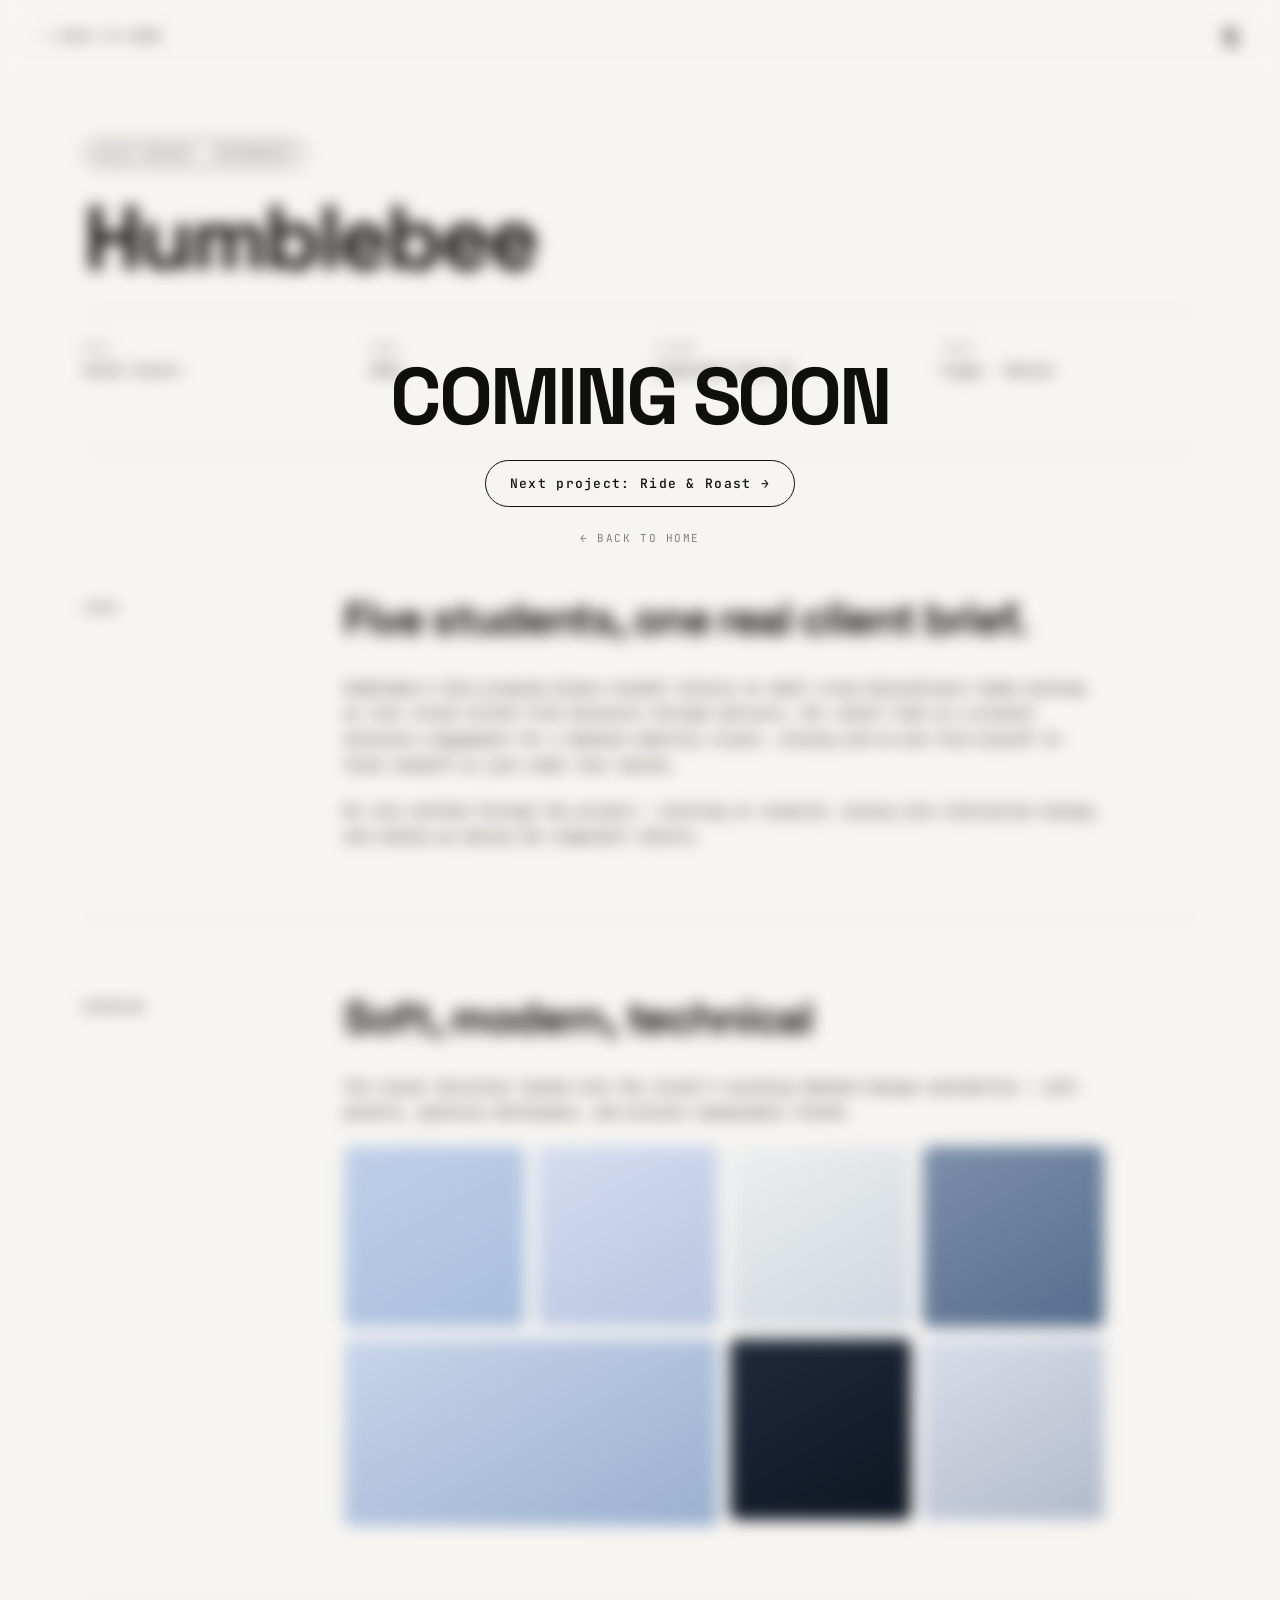
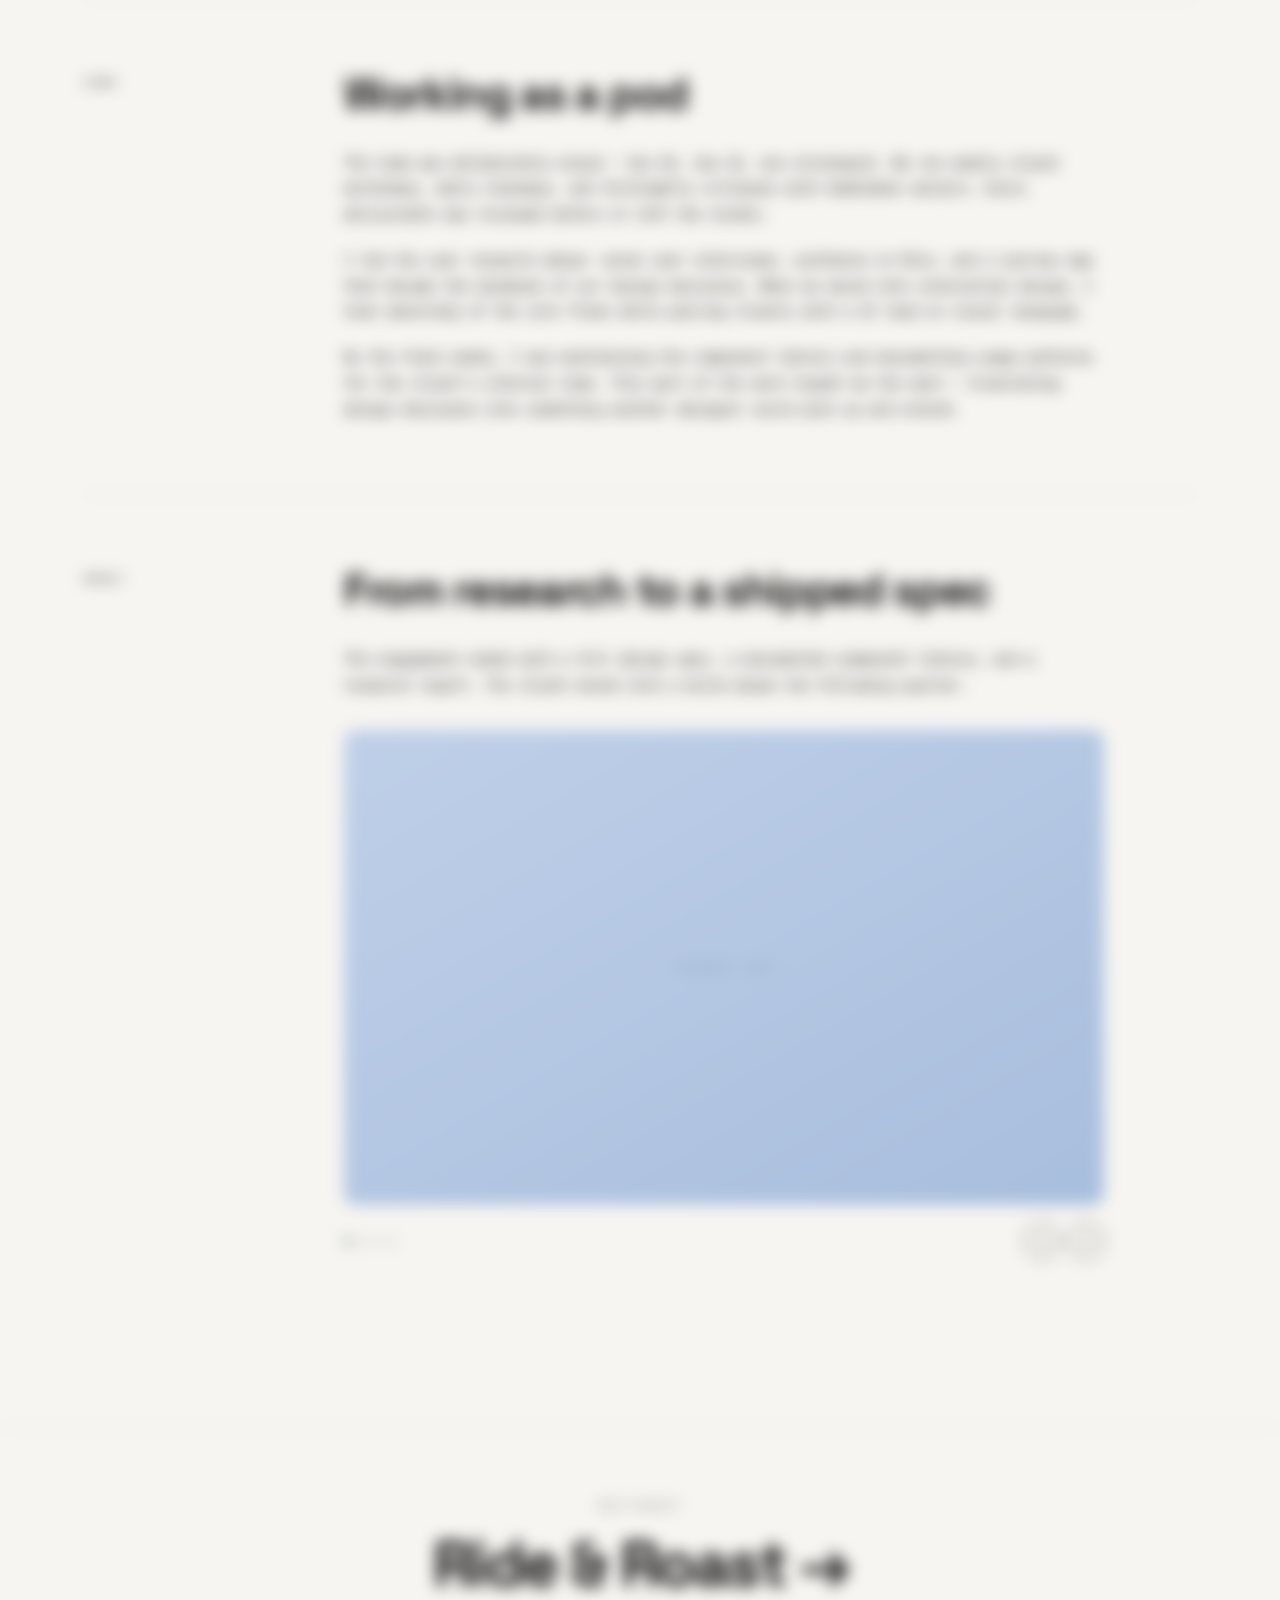
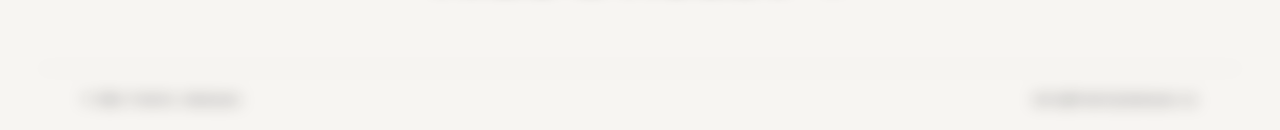
<file: portfolio/projects/humblebee/index.html>
<!DOCTYPE html>
<html lang="en">
<head>
  <meta charset="UTF-8">
  <meta name="viewport" content="width=device-width, initial-scale=1.0">
  <title>Humblebee — Fredrik Johansson</title>
  <meta name="description" content="UX/UI Design internship case study with Humblebee.">
  <meta property="og:title" content="Humblebee — Fredrik Johansson">
  <meta property="og:description" content="UX/UI Design internship case study with Humblebee.">
  <meta property="og:type" content="website">
  <meta property="og:image" content="../../img/shared/fredriksocial.webp">
  <link rel="icon" type="image/svg+xml" href="../../favicon.svg">
  <link rel="preconnect" href="https://fonts.googleapis.com">
  <link rel="preconnect" href="https://fonts.gstatic.com" crossorigin>
  <link href="https://fonts.googleapis.com/css2?family=Space+Grotesk:wght@300;400;500;600;700&family=JetBrains+Mono:wght@400;500;600;700&display=swap" rel="stylesheet">
  <link rel="stylesheet" href="../../case.css">
  <style>
    body.dark{--bg:#141413;--text:#E8E6E1;--border:rgba(232,230,225,0.12);--accent:#8FB896}
    body{background:var(--bg,#F7F5F2);color:var(--text,#0F0F0E)}

    /* Blur everything behind the overlay */
    .case-bar, .case-wrap, .case-footer, .case-footer-bottom, .case-progress {
      filter: blur(8px);
      pointer-events: none;
      user-select: none;
    }

    .coming-soon-overlay {
      position: fixed; inset: 0;
      z-index: 500;
      display: flex; align-items: center; justify-content: center;
      flex-direction: column;
    }
    .coming-soon-content {
      text-align: center;
      display: flex; flex-direction: column; align-items: center; gap: 24px;
    }
    .coming-soon-title {
      font-family: 'Space Grotesk', sans-serif;
      font-weight: 700;
      font-size: clamp(40px, 8vw, 80px);
      letter-spacing: -0.04em;
      line-height: 1;
      color: var(--text);
      text-transform: uppercase;
    }
    .coming-soon-next {
      font-family: 'JetBrains Mono', monospace;
      font-size: 13px; font-weight: 500;
      letter-spacing: 0.1em;
      color: var(--text);
      text-decoration: none;
      padding: 14px 24px;
      border: 1px solid var(--text);
      border-radius: 999px;
      transition: background .25s ease, color .25s ease;
    }
    .coming-soon-next:hover {
      background: var(--text);
      color: var(--bg);
    }
    .coming-soon-back {
      font-family: 'JetBrains Mono', monospace;
      font-size: 11px; font-weight: 400;
      letter-spacing: 0.14em;
      text-transform: uppercase;
      color: var(--text);
      opacity: 0.5;
      text-decoration: none;
      transition: opacity .2s;
    }
    .coming-soon-back:hover { opacity: 1; color: var(--accent); }
  </style>
</head>
<body>

  <!-- Coming soon overlay -->
  <div class="coming-soon-overlay">
    <div class="coming-soon-content">
      <div class="coming-soon-title">Coming Soon</div>
      <a class="coming-soon-next" href="../ride-roast/index.html">Next project: Ride &amp; Roast &rarr;</a>
      <a class="coming-soon-back" href="../../index.html">&larr; Back to home</a>
    </div>
  </div>

  <div class="case-progress" id="caseProgress" aria-hidden="true"></div>

  <div class="case-bar" id="caseBar">
    <a class="case-back" href="../../index.html">Back to home</a>
    <span class="case-wm">fj</span>
  </div>

  <div class="case-wrap">

    <header class="case-header">
      <span class="case-category">UX/UI Design · Internship</span>
      <h1 class="case-title">Humblebee</h1>
      <div class="case-meta">
        <div class="case-meta-item"><span class="case-meta-label">Role</span><span class="case-meta-value">UX/UI Intern</span></div>
        <div class="case-meta-item"><span class="case-meta-label">Year</span><span class="case-meta-value">2026</span></div>
        <div class="case-meta-item"><span class="case-meta-label">Client</span><span class="case-meta-value">Humblebee Hive 16</span></div>
        <div class="case-meta-item"><span class="case-meta-label">Tools</span><span class="case-meta-value">Figma · Notion</span></div>
      </div>
    </header>

    <section class="case-section">
      <div class="case-section-grid">
        <div class="case-section-label">Intro</div>
        <div class="case-section-body">
          <h2 class="case-section-heading">Five students, one real client brief.</h2>
          <p>Humblebee's Hive program places student interns in small cross-disciplinary teams working on real client briefs from discovery through delivery. Our cohort took on a product discovery engagement for a Swedish mobility client, running end-to-end from kickoff to final handoff in just under four months.</p>
          <p>My role shifted through the project — starting in research, moving into interaction design, and ending up owning the component library.</p>
        </div>
      </div>
    </section>

    <section class="case-section">
      <div class="case-section-grid">
        <div class="case-section-label">Moodboard</div>
        <div class="case-section-body">
          <h2 class="case-section-heading">Soft, modern, technical</h2>
          <p>The visual direction leaned into the client's existing Swedish design sensibility — soft pastels, generous whitespace, and precise typographic rhythm.</p>
          <div class="moodboard">
            <div class="moodboard-item" style="background:linear-gradient(150deg,#bfcfe8,#a8bedd)"></div>
            <div class="moodboard-item" style="background:linear-gradient(150deg,#d4dcef,#b8c5e0)"></div>
            <div class="moodboard-item" style="background:linear-gradient(150deg,#ecefef,#cfd6de)"></div>
            <div class="moodboard-item" style="background:linear-gradient(150deg,#7c8fab,#566d8d)"></div>
            <div class="moodboard-item wide" style="background:linear-gradient(150deg,#c8d5ea,#9aafcf)"></div>
            <div class="moodboard-item" style="background:linear-gradient(150deg,#1f2a3b,#0e1522)"></div>
            <div class="moodboard-item" style="background:linear-gradient(150deg,#d8dde8,#b2bacb)"></div>
          </div>
        </div>
      </div>
    </section>

    <section class="case-section">
      <div class="case-section-grid">
        <div class="case-section-label">Story</div>
        <div class="case-section-body">
          <h2 class="case-section-heading">Working as a pod</h2>
          <p>The team was deliberately mixed — two UX, two UI, one strategist. We ran weekly client workshops, daily standups, and fortnightly critiques with Humblebee seniors. Every deliverable was reviewed before it left the studio.</p>
          <p>I led the user research phase: seven user interviews, synthesis in Miro, and a journey map that became the backbone of our design decisions. When we moved into interaction design, I took ownership of the core flows while pairing closely with a UI lead on visual language.</p>
          <p>By the final weeks, I was maintaining the component library and documenting usage patterns for the client's internal team. This part of the work taught me the most — translating design decisions into something another designer could pick up and extend.</p>
        </div>
      </div>
    </section>

    <section class="case-section">
      <div class="case-section-grid">
        <div class="case-section-label">Result</div>
        <div class="case-section-body">
          <h2 class="case-section-heading">From research to a shipped spec</h2>
          <p>The engagement ended with a full design spec, a documented component library, and a research report. The client moved into a build phase the following quarter.</p>
          <div class="carousel" id="carousel">
            <div class="carousel-track">
              <div class="carousel-slides" id="carouselSlides">
                <div class="carousel-slide" style="background:linear-gradient(150deg,#bfcfe8,#a8bedd)">Journey map</div>
                <div class="carousel-slide" style="background:linear-gradient(150deg,#d4dcef,#b8c5e0)">Core flow</div>
                <div class="carousel-slide" style="background:linear-gradient(150deg,#7c8fab,#566d8d);color:rgba(255,255,255,0.3)">Component library</div>
                <div class="carousel-slide" style="background:linear-gradient(150deg,#c8d5ea,#9aafcf)">Client handoff</div>
              </div>
            </div>
            <div class="carousel-controls">
              <div class="carousel-dots" id="carouselDots"></div>
              <div class="carousel-nav">
                <button class="carousel-btn" id="carouselPrev" aria-label="Previous">‹</button>
                <button class="carousel-btn" id="carouselNext" aria-label="Next">›</button>
              </div>
            </div>
          </div>
        </div>
      </div>
    </section>

  </div>

  <footer class="case-footer">
    <div class="case-footer-label">Next project</div>
    <a class="case-footer-link" href="../ride-roast/index.html">Ride &amp; Roast</a>
  </footer>
  <div class="case-footer-bottom">
    <span>&copy; 2026 Fredrik Johansson</span>
    <span>hello@fredrikjohansson.se</span>
  </div>

  <script src="../../case.js"></script>
</body>
</html>
</file>
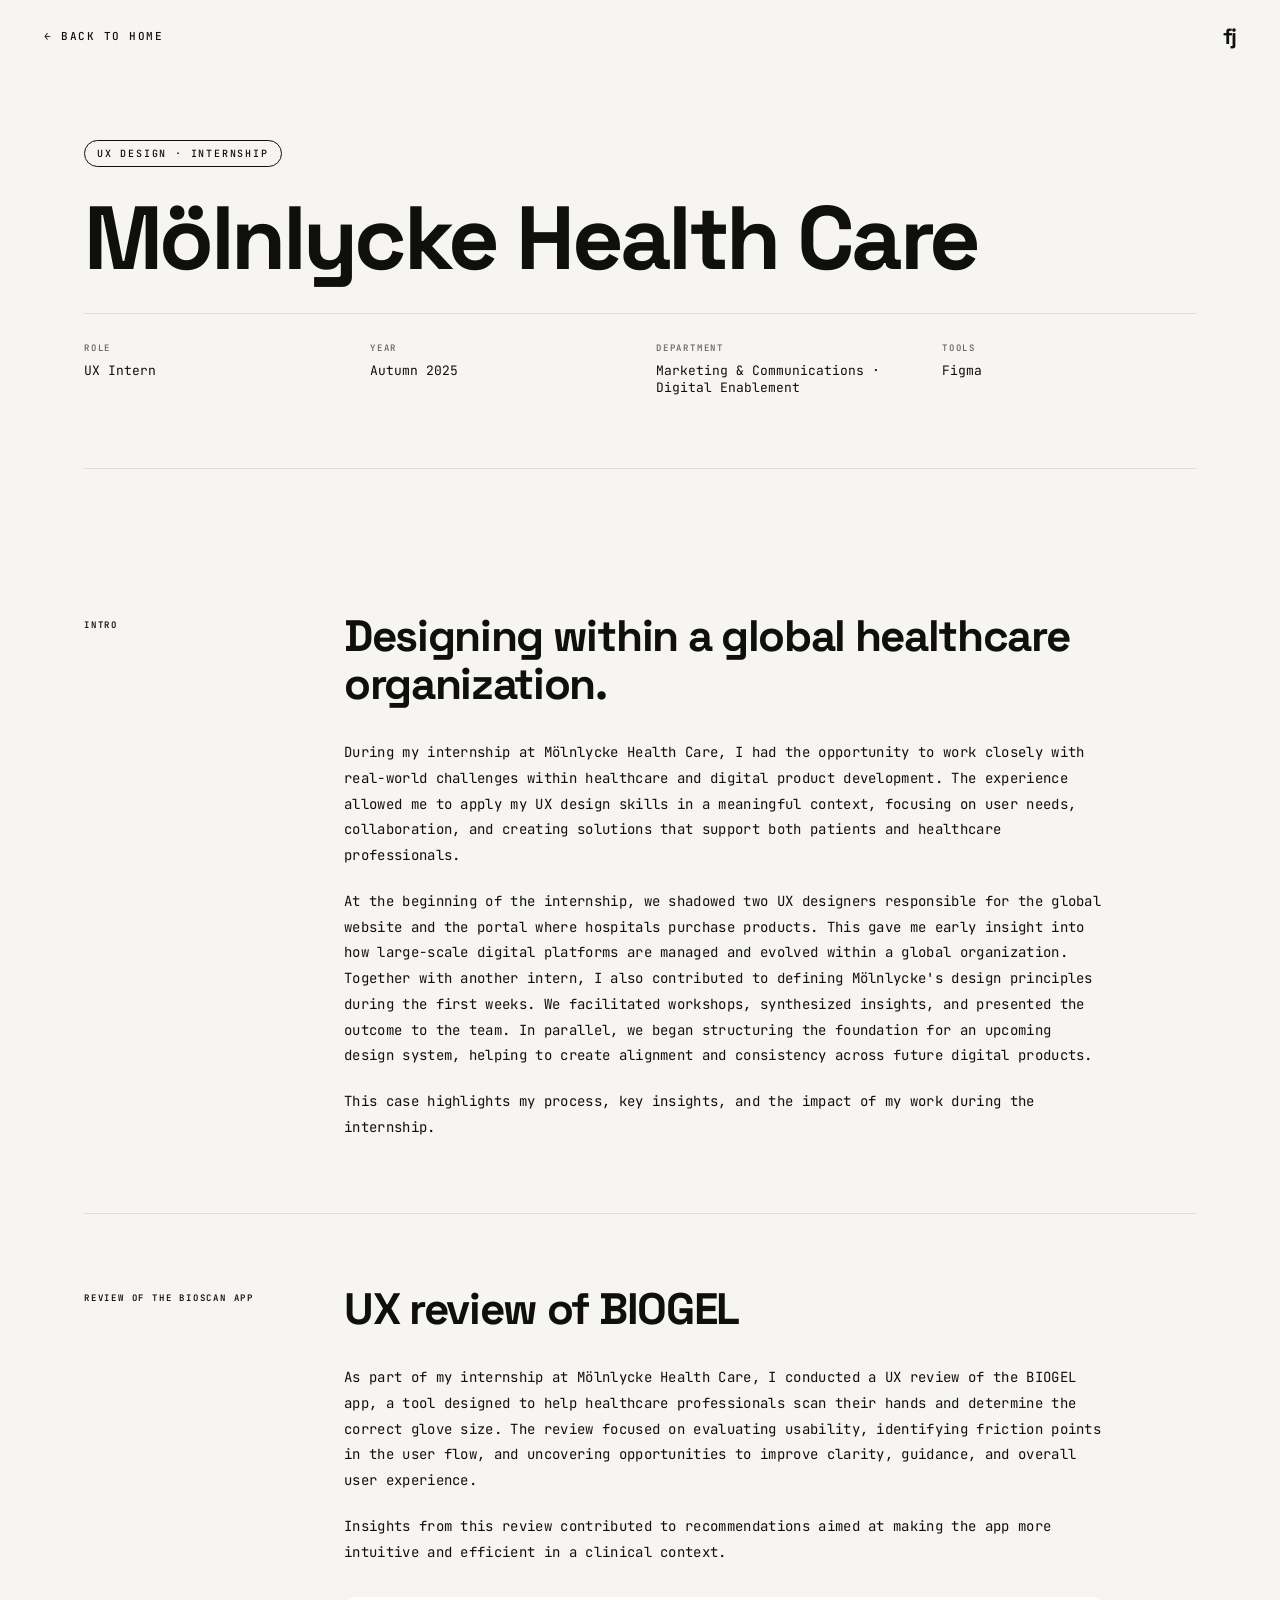
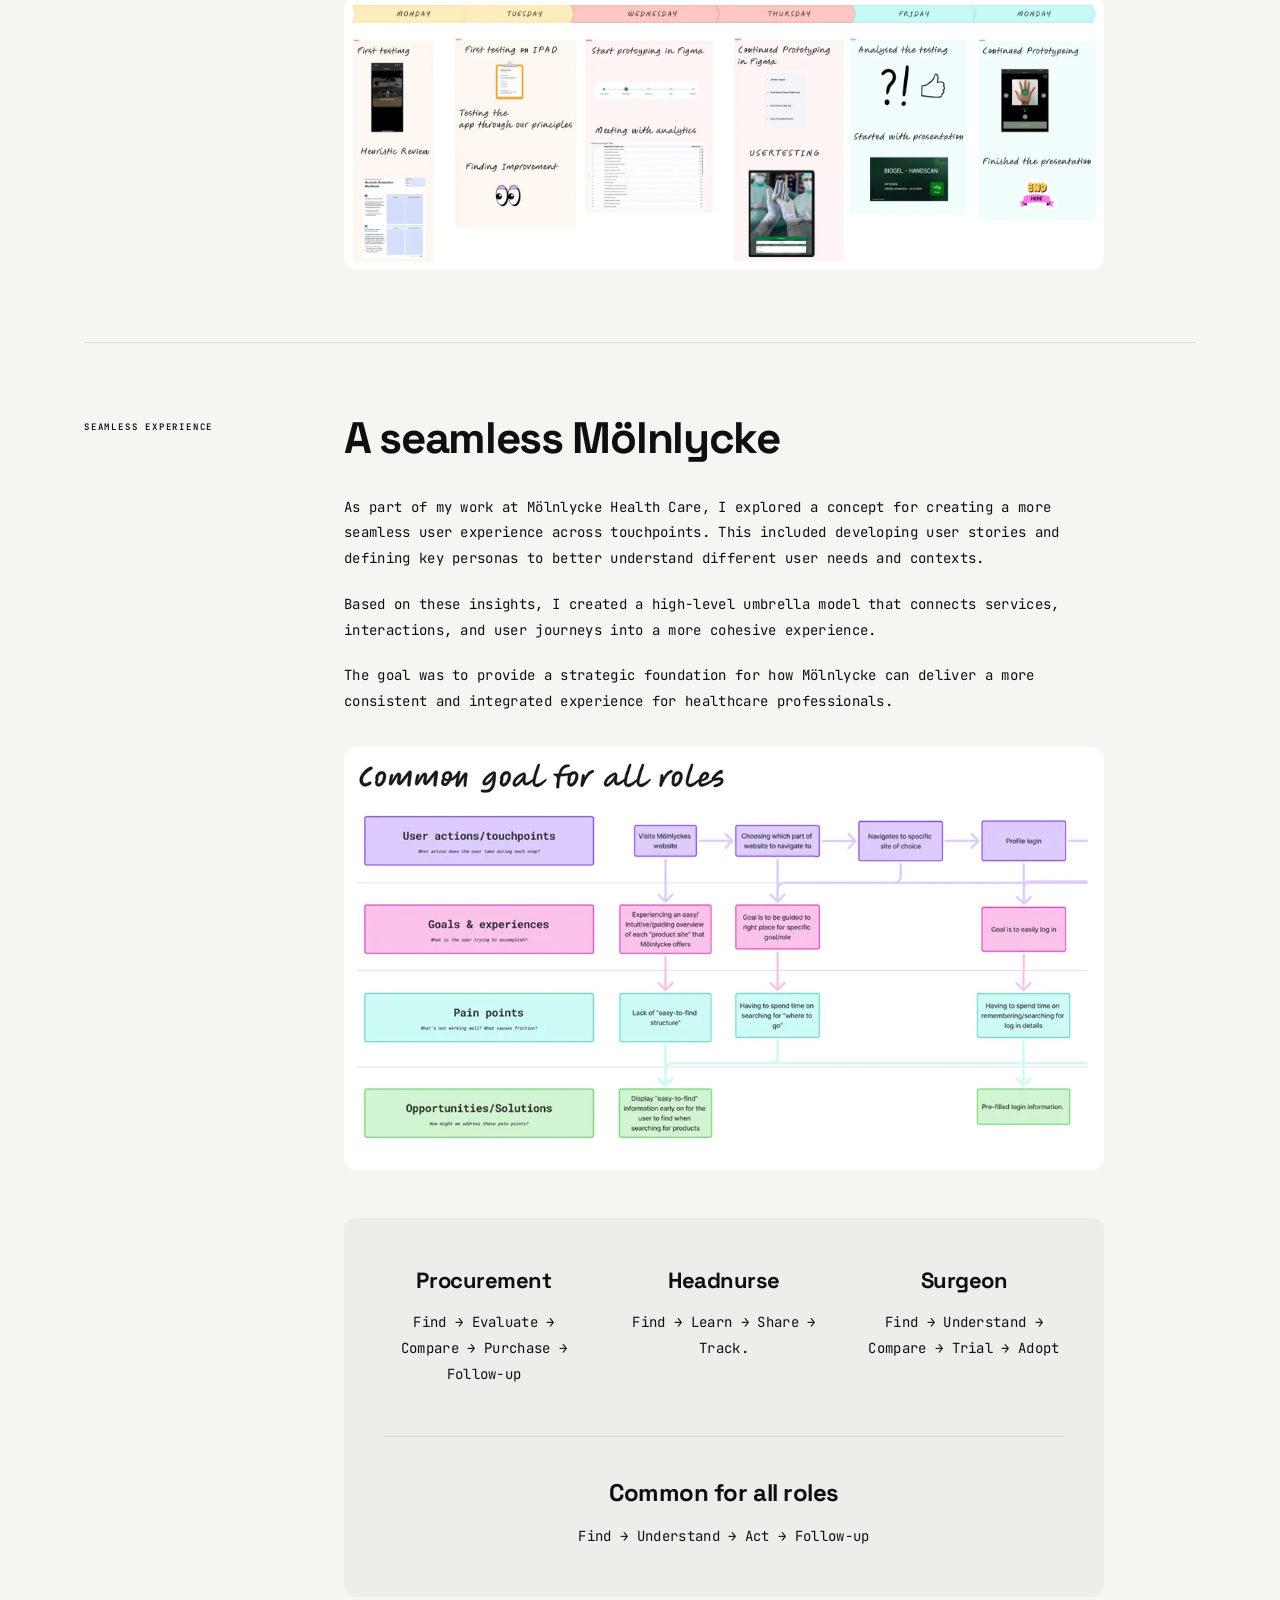
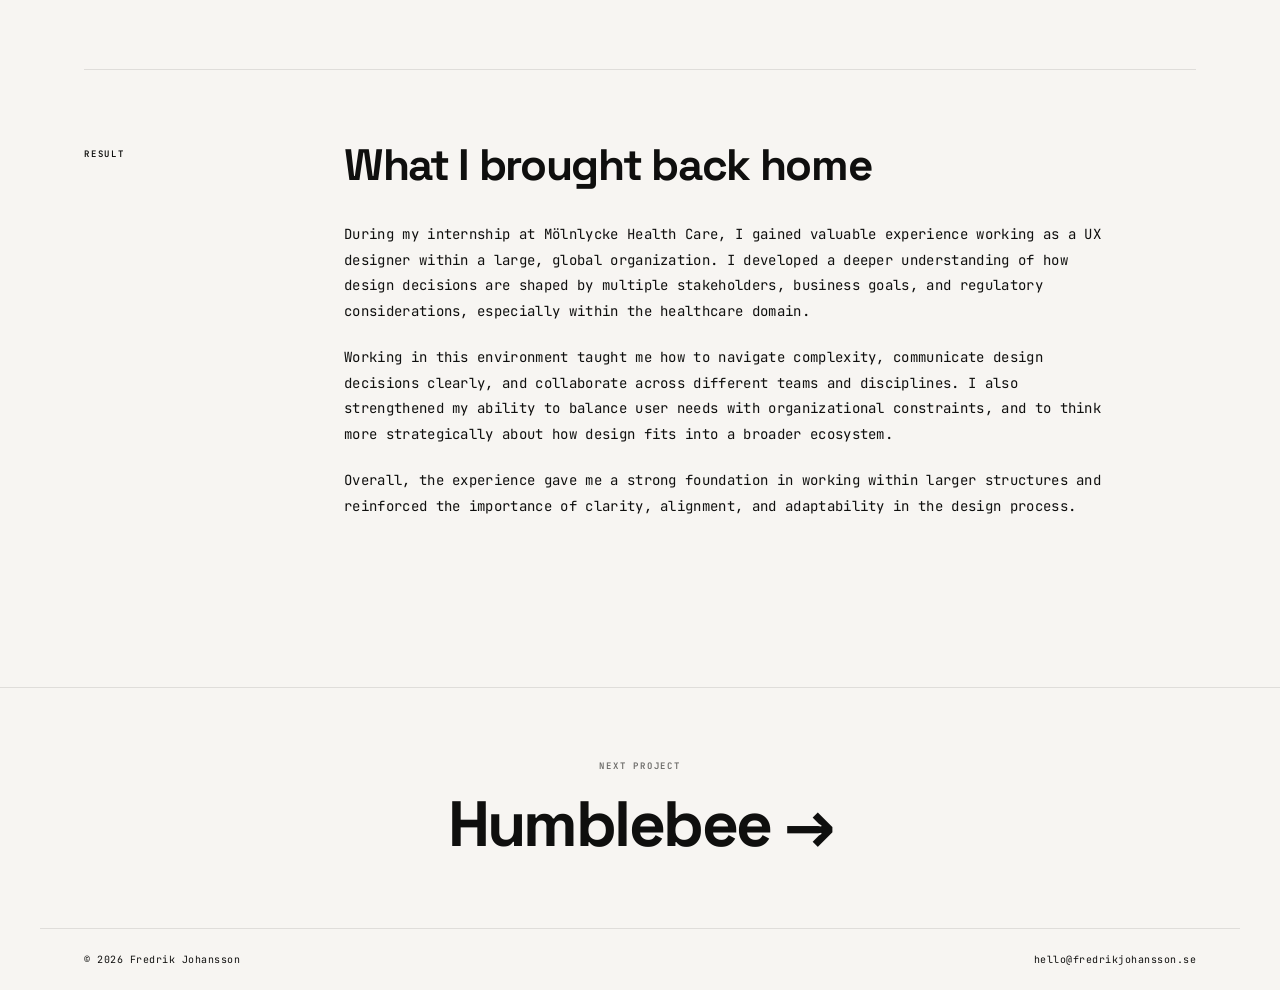
<file: portfolio/projects/molnlycke/index.html>
<!DOCTYPE html>
<html lang="en">
<head>
  <meta charset="UTF-8">
  <meta name="viewport" content="width=device-width, initial-scale=1.0">
  <title>Mölnlycke Healthcare — Fredrik Johansson</title>
  <meta name="description" content="UX design internship at Mölnlycke Health Care.">
  <meta property="og:title" content="Mölnlycke Healthcare — Fredrik Johansson">
  <meta property="og:description" content="UX design internship at Mölnlycke Health Care.">
  <meta property="og:type" content="website">
  <meta property="og:image" content="../../img/shared/fredriksocial.webp">
  <link rel="icon" type="image/svg+xml" href="../../favicon.svg">
  <link rel="preconnect" href="https://fonts.googleapis.com">
  <link rel="preconnect" href="https://fonts.gstatic.com" crossorigin>
  <link href="https://fonts.googleapis.com/css2?family=Space+Grotesk:wght@300;400;500;600;700&family=JetBrains+Mono:wght@400;500;600;700&display=swap" rel="stylesheet">
  <link rel="stylesheet" href="../../case.css">
</head>
<body>

  <div class="case-progress" id="caseProgress" aria-hidden="true"></div>

  <div class="case-bar" id="caseBar">
    <a class="case-back" href="../../index.html">Back to home</a>
    <span class="case-wm">fj</span>
  </div>

  <div class="case-wrap">

    <header class="case-header">
      <span class="case-category">UX Design · Internship</span>
      <h1 class="case-title">Mölnlycke Health Care</h1>
      <div class="case-meta">
        <div class="case-meta-item"><span class="case-meta-label">Role</span><span class="case-meta-value">UX Intern</span></div>
        <div class="case-meta-item"><span class="case-meta-label">Year</span><span class="case-meta-value">Autumn 2025</span></div>
        <div class="case-meta-item"><span class="case-meta-label">Department</span><span class="case-meta-value">Marketing &amp; Communications · Digital Enablement</span></div>
        <div class="case-meta-item"><span class="case-meta-label">Tools</span><span class="case-meta-value">Figma</span></div>
      </div>
    </header>

    <!-- Intro -->
    <section class="case-section">
      <div class="case-section-grid">
        <div class="case-section-label">Intro</div>
        <div class="case-section-body">
          <h2 class="case-section-heading">Designing within a global healthcare organization.</h2>
          <p>During my internship at Mölnlycke Health Care, I had the opportunity to work closely with real-world challenges within healthcare and digital product development. The experience allowed me to apply my UX design skills in a meaningful context, focusing on user needs, collaboration, and creating solutions that support both patients and healthcare professionals.</p>
          <p>At the beginning of the internship, we shadowed two UX designers responsible for the global website and the portal where hospitals purchase products. This gave me early insight into how large-scale digital platforms are managed and evolved within a global organization. Together with another intern, I also contributed to defining Mölnlycke's design principles during the first weeks. We facilitated workshops, synthesized insights, and presented the outcome to the team. In parallel, we began structuring the foundation for an upcoming design system, helping to create alignment and consistency across future digital products.</p>
          <p>This case highlights my process, key insights, and the impact of my work during the internship.</p>
        </div>
      </div>
    </section>

    <!-- Review of the Bioscan app -->
    <section class="case-section">
      <div class="case-section-grid">
        <div class="case-section-label">Review of the Bioscan app</div>
        <div class="case-section-body">
          <h2 class="case-section-heading">UX review of BIOGEL</h2>
          <p>As part of my internship at Mölnlycke Health Care, I conducted a UX review of the BIOGEL app, a tool designed to help healthcare professionals scan their hands and determine the correct glove size. The review focused on evaluating usability, identifying friction points in the user flow, and uncovering opportunities to improve clarity, guidance, and overall user experience.</p>
          <p>Insights from this review contributed to recommendations aimed at making the app more intuitive and efficient in a clinical context.</p>
          <div class="case-full-image" style="margin-top:32px">
            <img src="../../img/molnlycke/Handscan - Fredrik.webp" alt="Bioscan hand scanning UX review" loading="lazy" style="width:100%;border-radius:12px;display:block">
          </div>
        </div>
      </div>
    </section>

    <!-- Seamless Experience -->
    <section class="case-section">
      <div class="case-section-grid">
        <div class="case-section-label">Seamless Experience</div>
        <div class="case-section-body">
          <h2 class="case-section-heading">A seamless Mölnlycke</h2>
          <p>As part of my work at Mölnlycke Health Care, I explored a concept for creating a more seamless user experience across touchpoints. This included developing user stories and defining key personas to better understand different user needs and contexts.</p>
          <p>Based on these insights, I created a high-level umbrella model that connects services, interactions, and user journeys into a more cohesive experience.</p>
          <p>The goal was to provide a strategic foundation for how Mölnlycke can deliver a more consistent and integrated experience for healthcare professionals.</p>
          <div class="case-full-image" style="margin-top:32px">
            <img src="../../img/molnlycke/Commongoal.webp" alt="Common goal umbrella model" loading="lazy" style="width:100%;border-radius:12px;display:block">
          </div>

          <!-- User journey roles diagram -->
          <div class="roles-diagram">
            <div class="roles-row">
              <div class="role-col">
                <h3 class="role-title">Procurement</h3>
                <p class="role-flow">Find → Evaluate → Compare → Purchase → Follow-up</p>
              </div>
              <div class="role-col">
                <h3 class="role-title">Headnurse</h3>
                <p class="role-flow">Find → Learn → Share → Track.</p>
              </div>
              <div class="role-col">
                <h3 class="role-title">Surgeon</h3>
                <p class="role-flow">Find → Understand → Compare → Trial → Adopt</p>
              </div>
            </div>
            <div class="roles-common">
              <h3 class="role-title">Common for all roles</h3>
              <p class="role-flow">Find → Understand → Act → Follow-up</p>
            </div>
          </div>
        </div>
      </div>
    </section>

    <!-- Result -->
    <section class="case-section">
      <div class="case-section-grid">
        <div class="case-section-label">Result</div>
        <div class="case-section-body">
          <h2 class="case-section-heading">What I brought back home</h2>
          <p>During my internship at Mölnlycke Health Care, I gained valuable experience working as a UX designer within a large, global organization. I developed a deeper understanding of how design decisions are shaped by multiple stakeholders, business goals, and regulatory considerations, especially within the healthcare domain.</p>
          <p>Working in this environment taught me how to navigate complexity, communicate design decisions clearly, and collaborate across different teams and disciplines. I also strengthened my ability to balance user needs with organizational constraints, and to think more strategically about how design fits into a broader ecosystem.</p>
          <p>Overall, the experience gave me a strong foundation in working within larger structures and reinforced the importance of clarity, alignment, and adaptability in the design process.</p>
        </div>
      </div>
    </section>

  </div>

  <footer class="case-footer">
    <div class="case-footer-label">Next project</div>
    <a class="case-footer-link" href="../humblebee/index.html">Humblebee</a>
  </footer>
  <div class="case-footer-bottom">
    <span>&copy; 2026 Fredrik Johansson</span>
    <span>hello@fredrikjohansson.se</span>
  </div>

  <script src="../../case.js"></script>
</body>
</html>
</file>
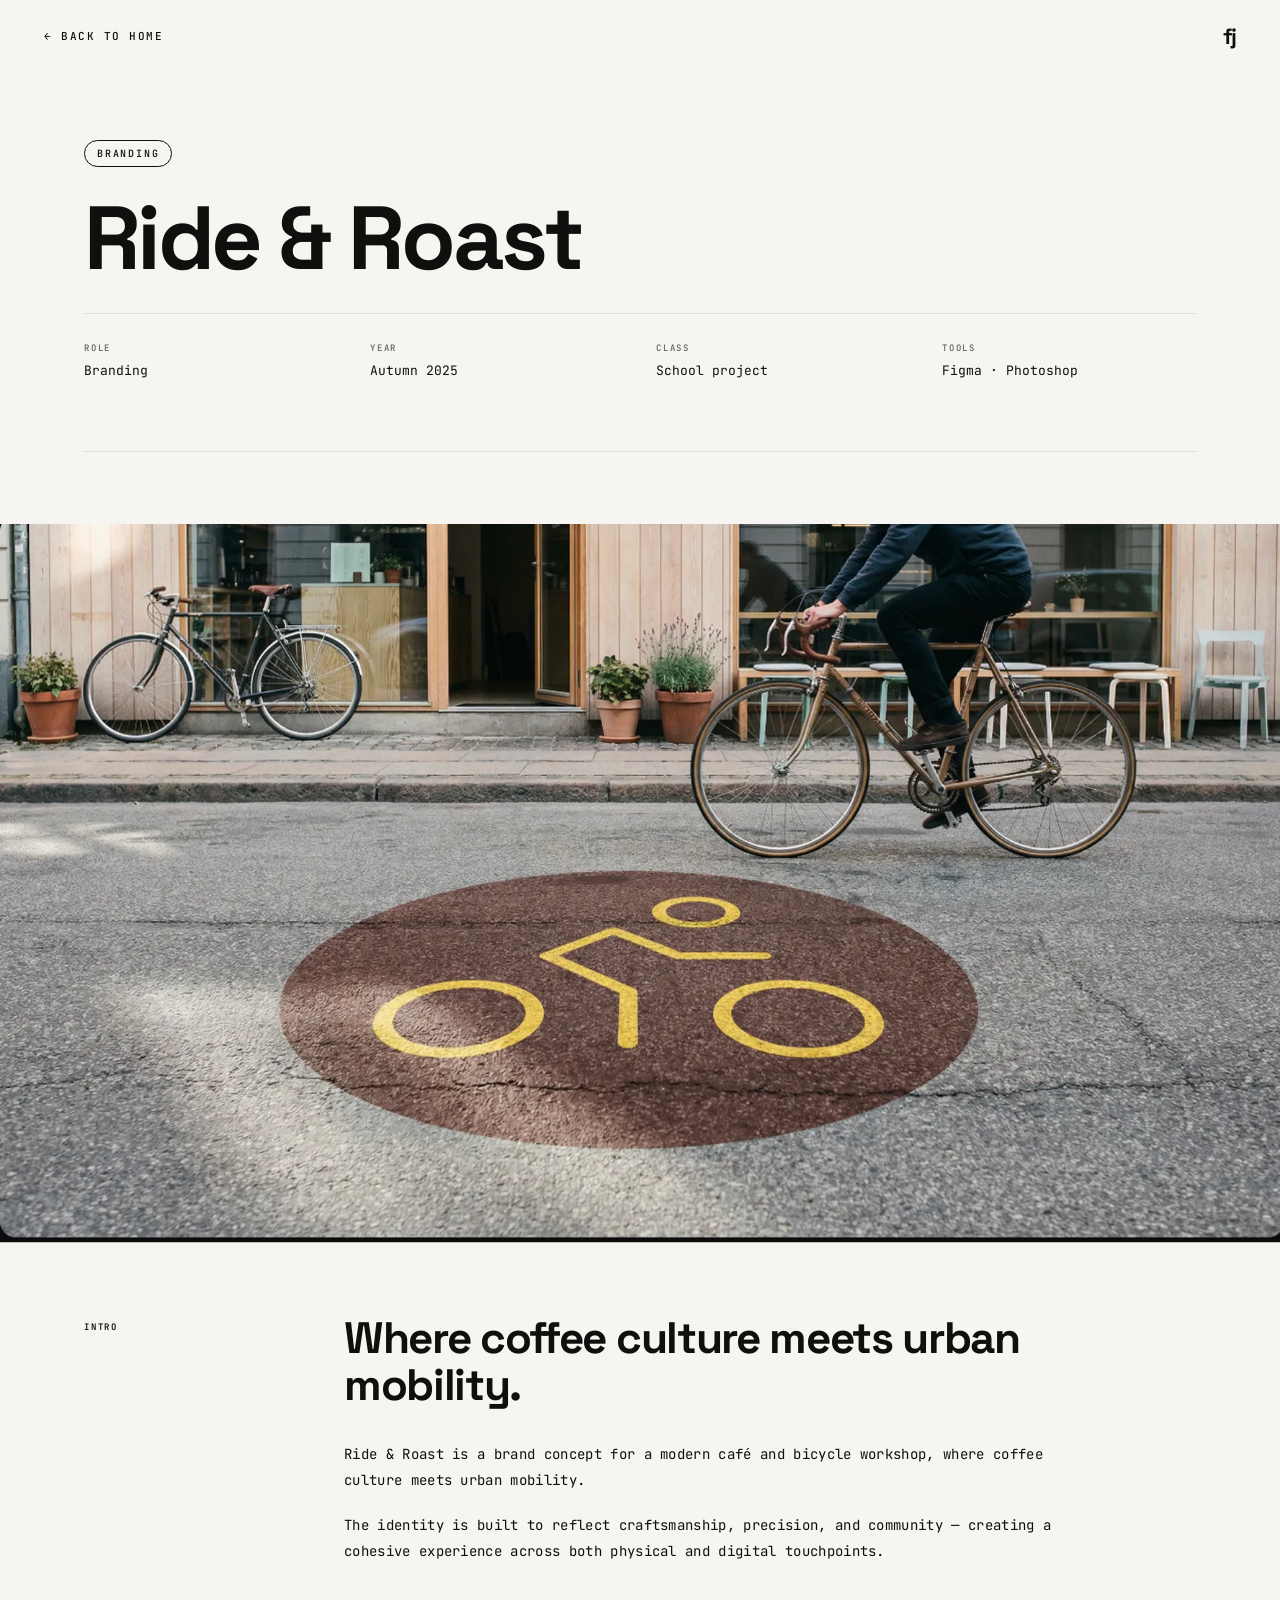
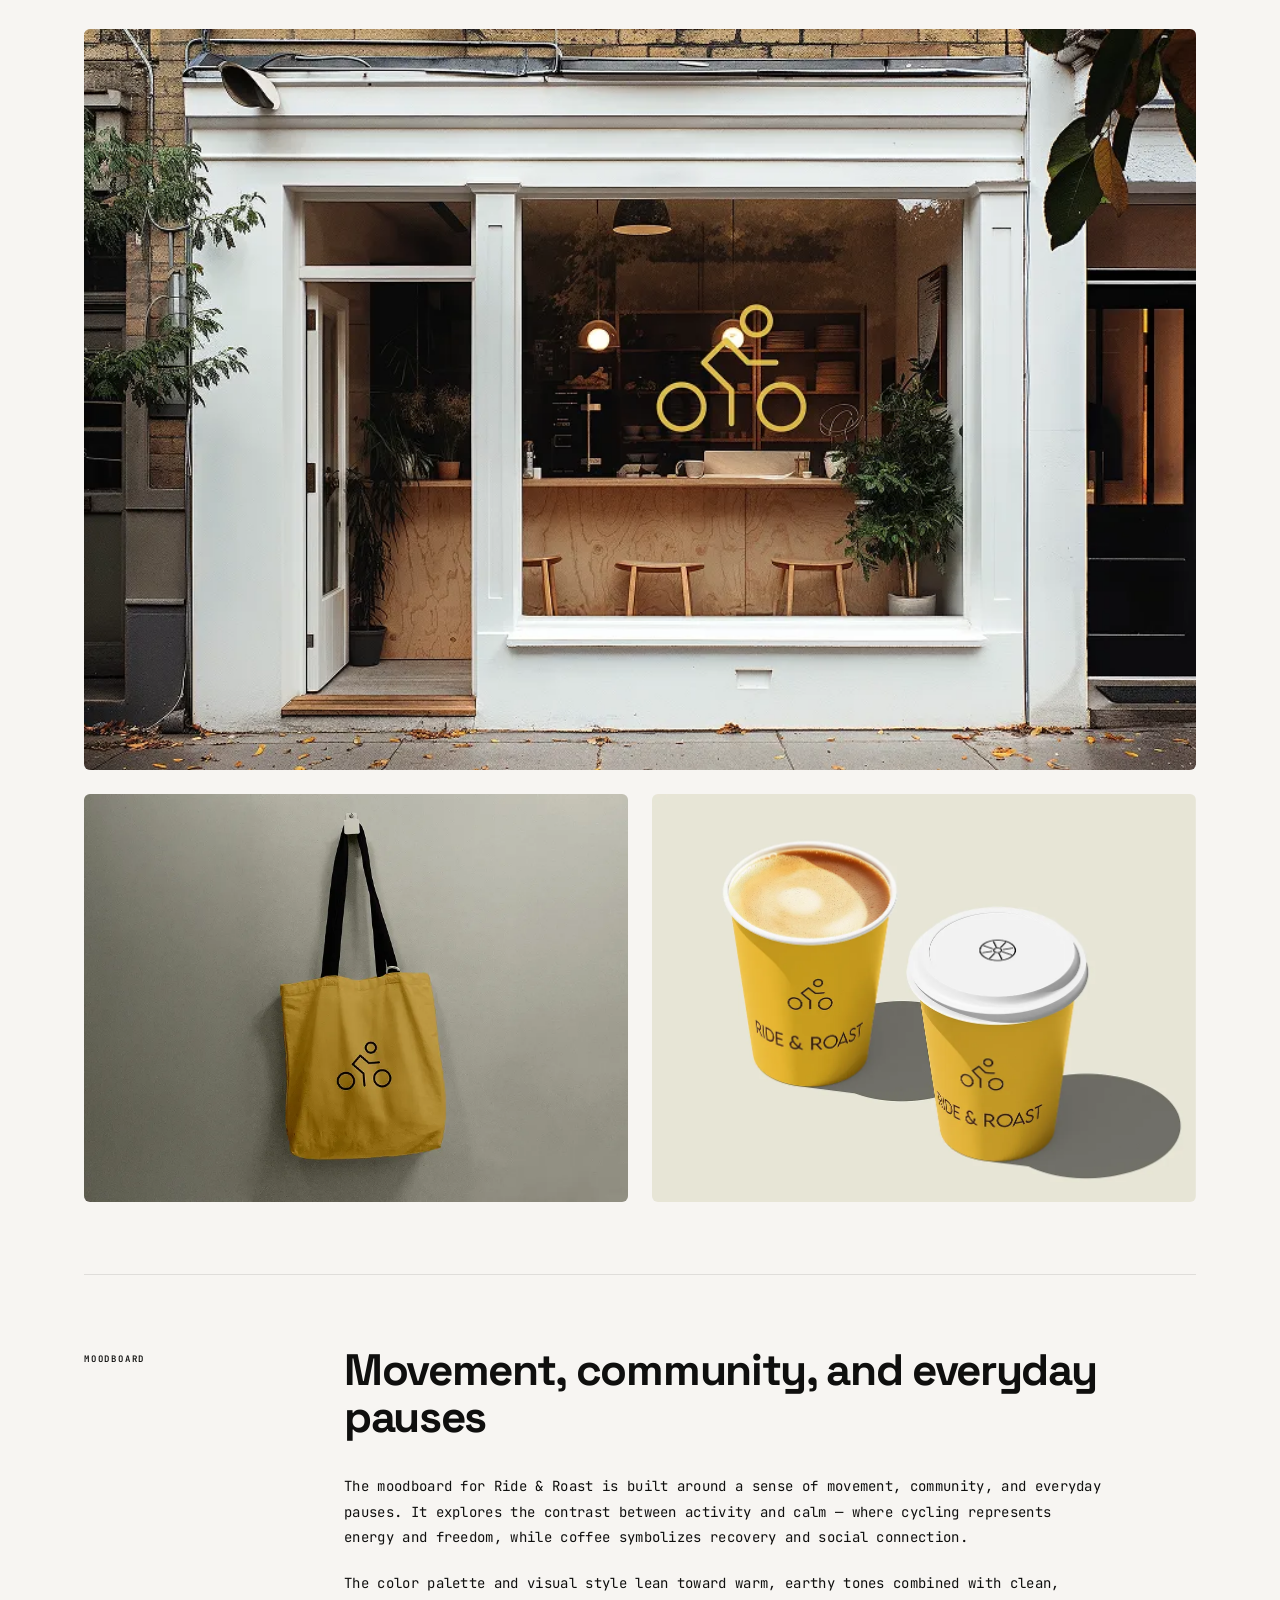
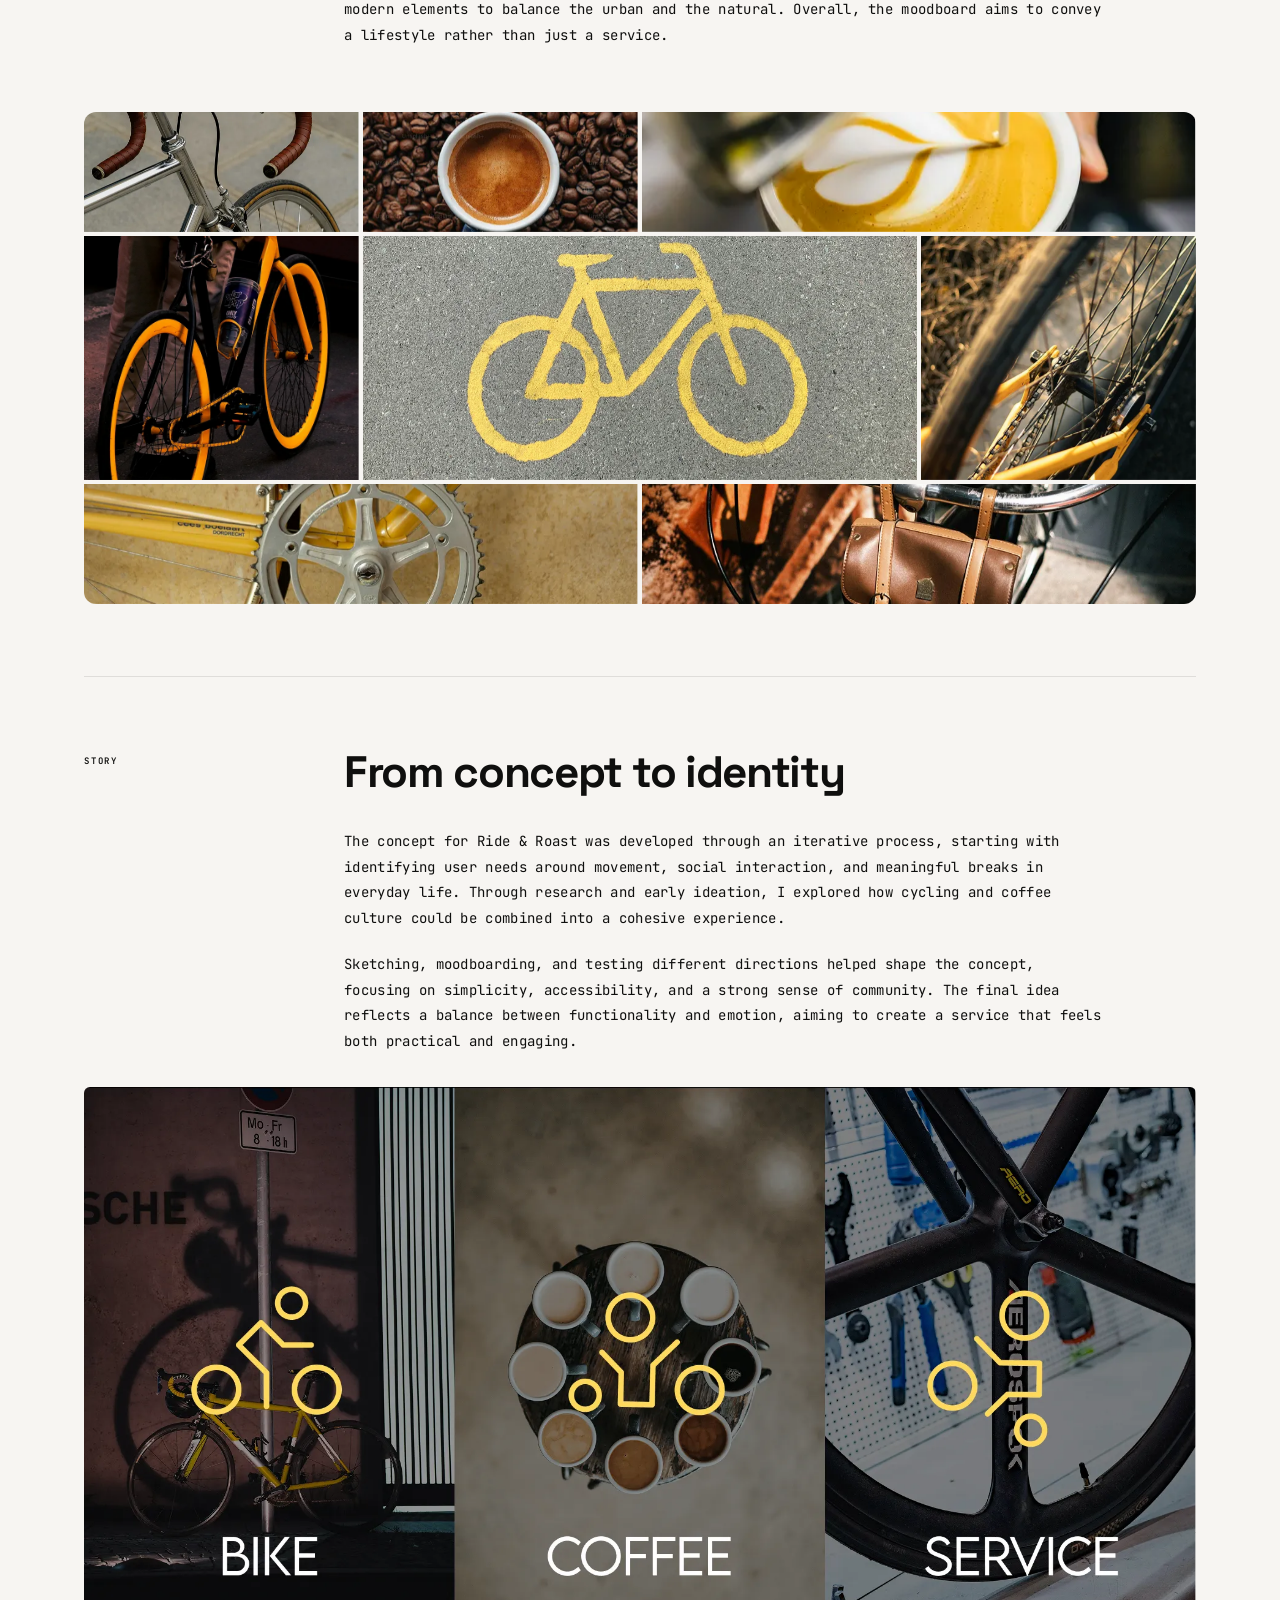
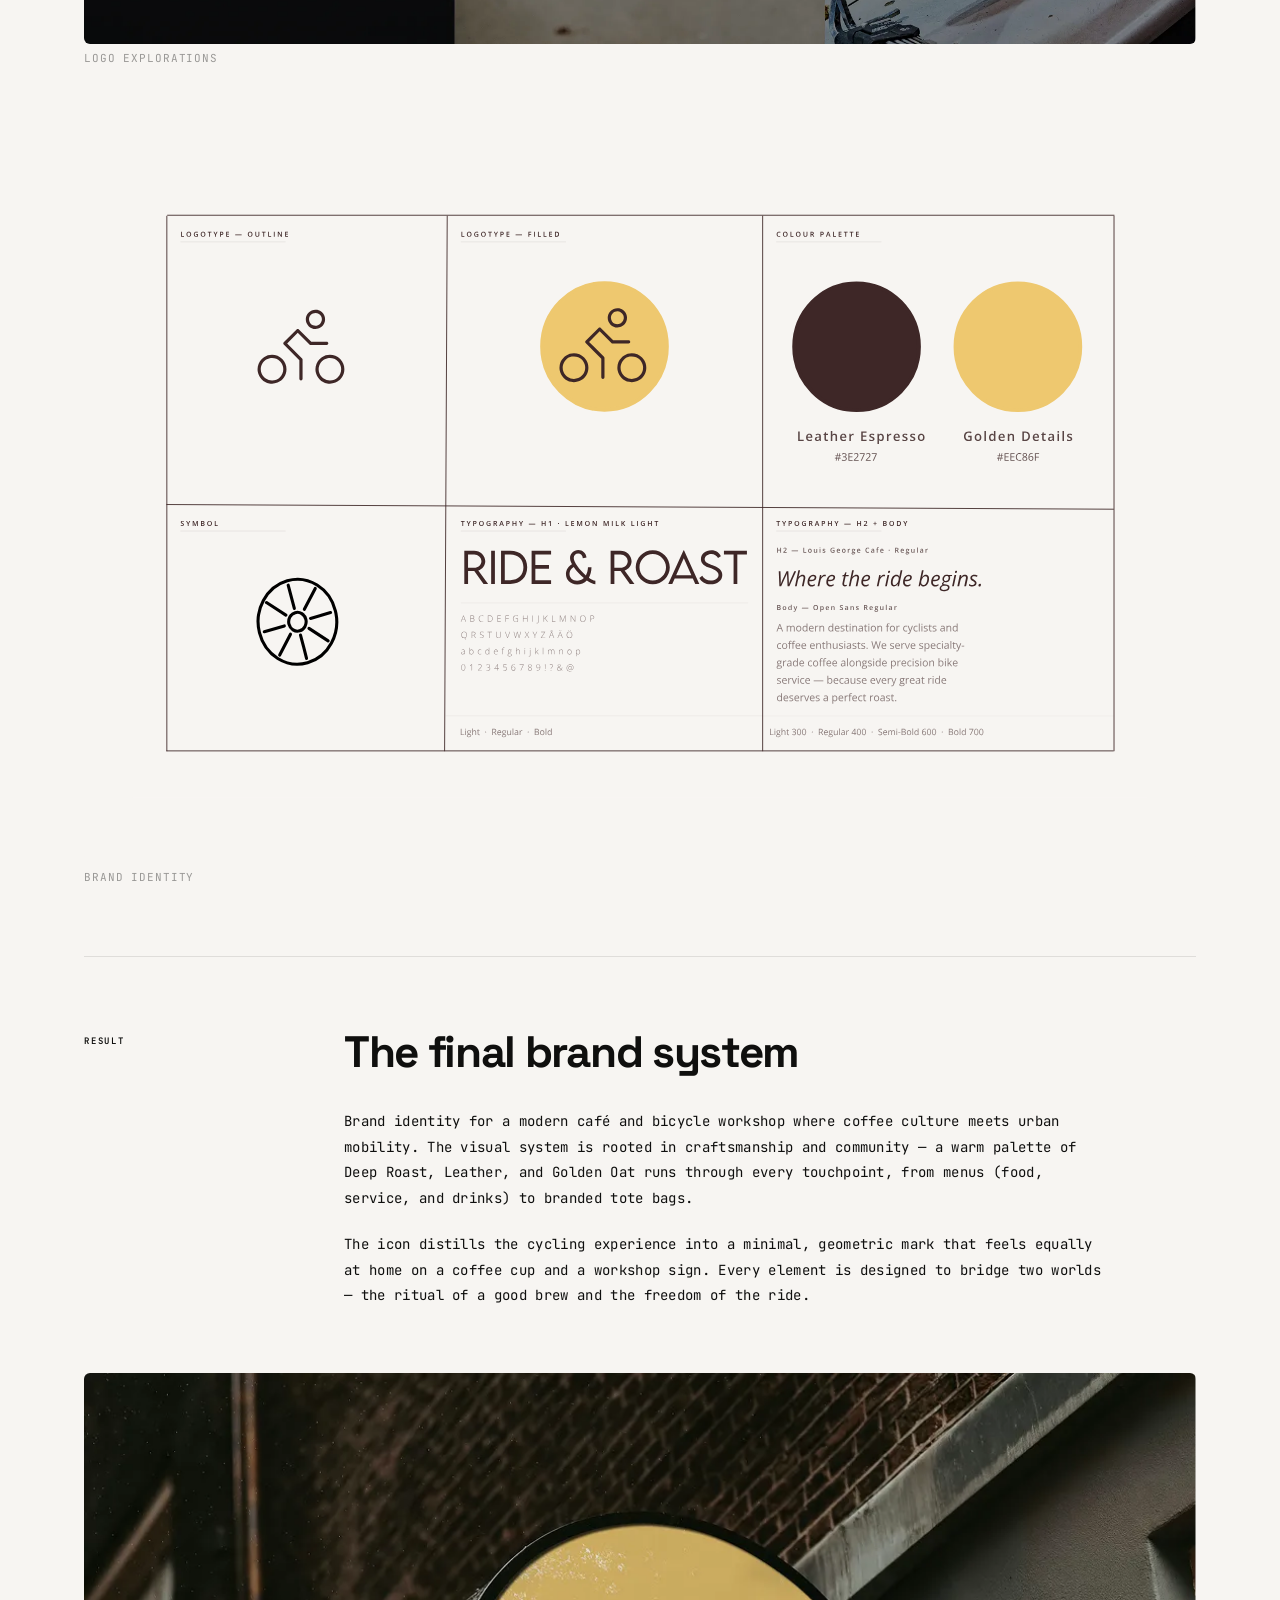
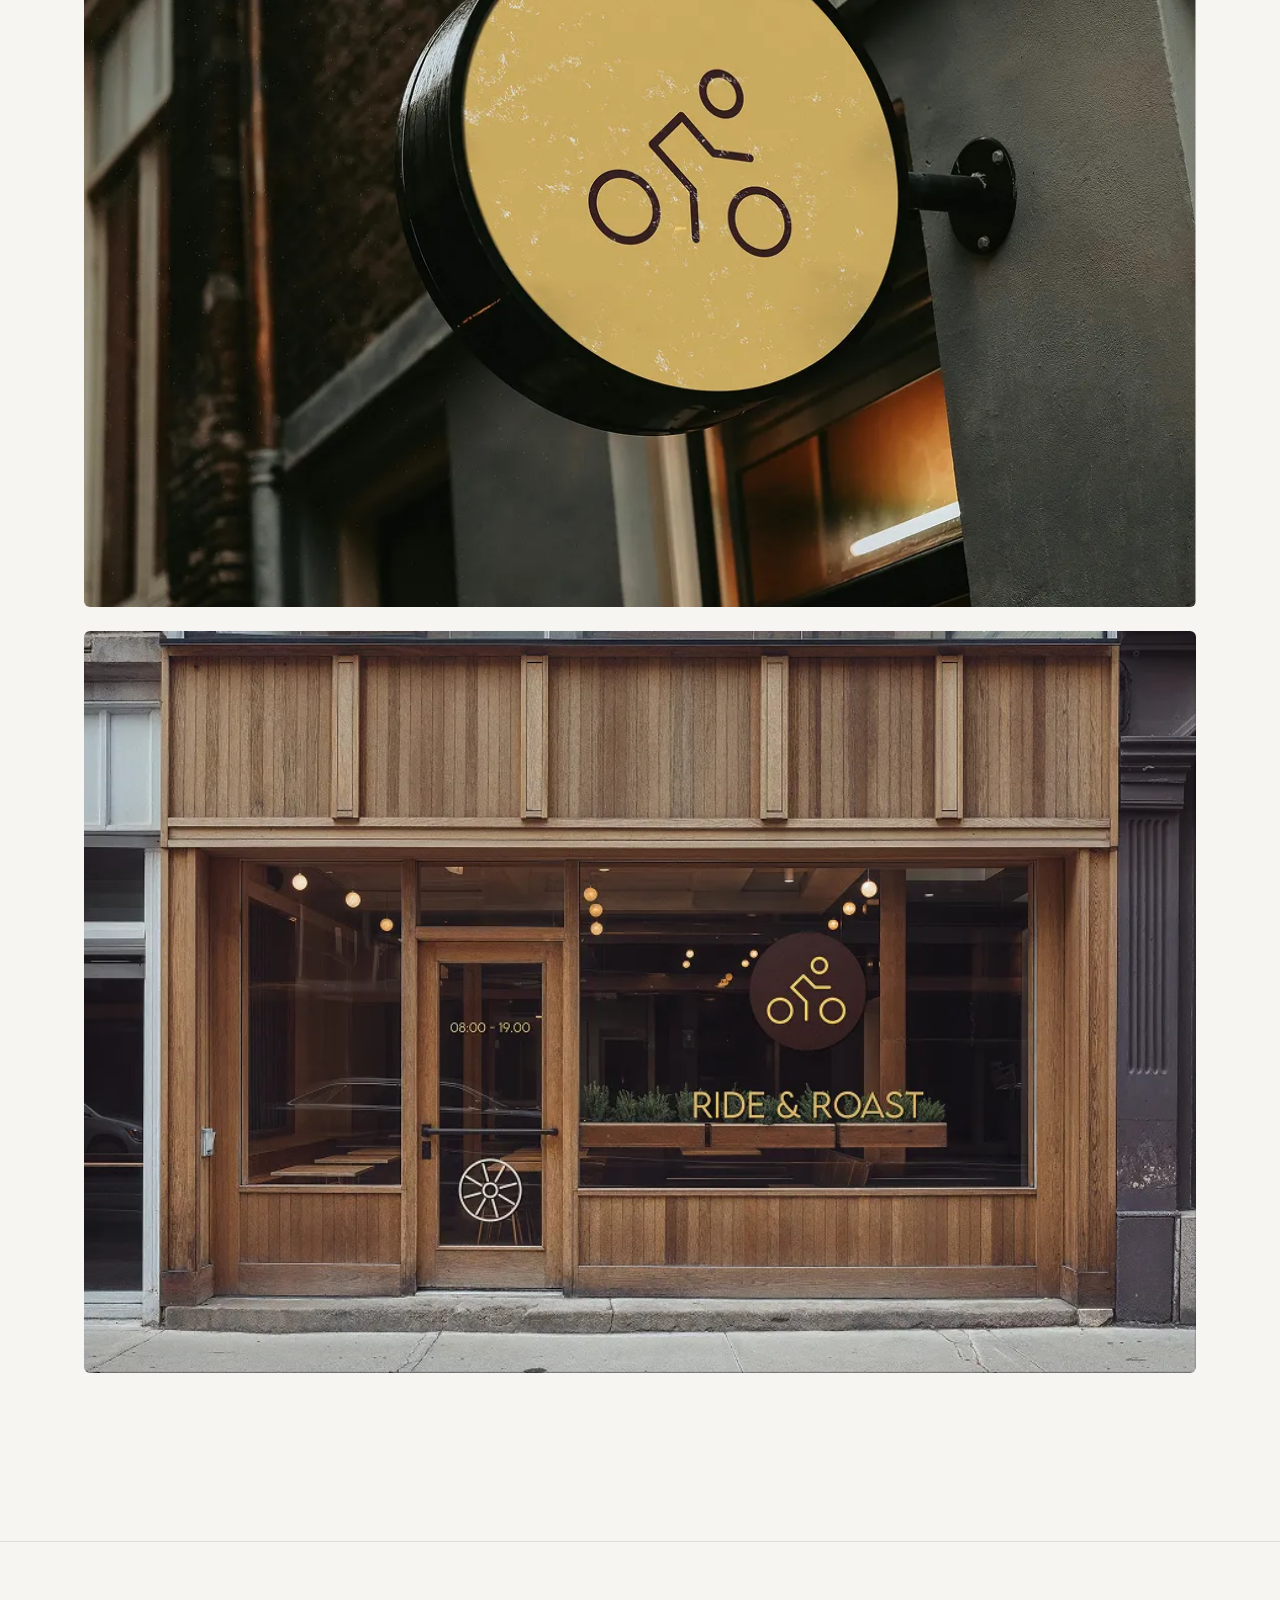
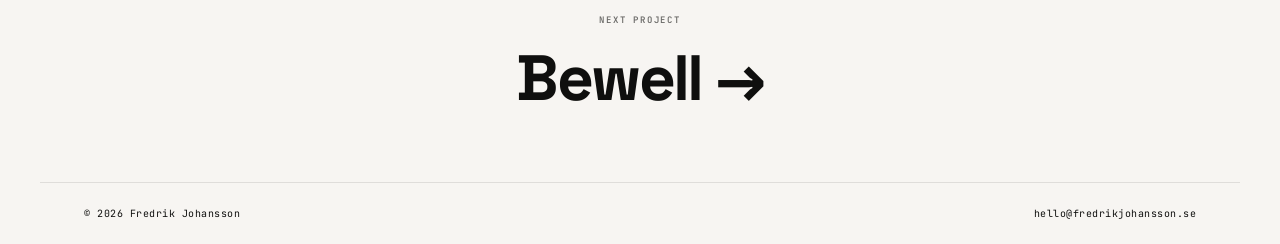
<file: portfolio/projects/ride-roast/index.html>
<!DOCTYPE html>
<html lang="en">
<head>
  <meta charset="UTF-8">
  <meta name="viewport" content="width=device-width, initial-scale=1.0">
  <title>Ride &amp; Roast — Fredrik Johansson</title>
  <meta name="description" content="Branding case study for Ride & Roast — a modern café and bicycle workshop.">
  <meta property="og:title" content="Ride & Roast — Fredrik Johansson">
  <meta property="og:description" content="Branding case study for Ride & Roast — a modern café and bicycle workshop.">
  <meta property="og:type" content="website">
  <meta property="og:image" content="../../img/shared/fredriksocial.webp">
  <link rel="icon" type="image/svg+xml" href="../../favicon.svg">
  <link rel="preconnect" href="https://fonts.googleapis.com">
  <link rel="preconnect" href="https://fonts.gstatic.com" crossorigin>
  <link href="https://fonts.googleapis.com/css2?family=Space+Grotesk:wght@300;400;500;600;700&family=JetBrains+Mono:wght@400;500;600;700&display=swap" rel="stylesheet">
  <link rel="stylesheet" href="../../case.css">
</head>
<body>

  <style>
    /* ── RIDE & ROAST EDITORIAL OVERRIDES ─── */
    .rr-hero {
      display: block;
      width: 100vw;
      margin-left: calc(50% - 50vw);
      max-width: none;
      height: auto;
      margin-top: 3rem;
      margin-bottom: 0;
      border-radius: 0;
    }
    .rr-intro-stack,
    .rr-result-sequence,
    .rr-story-stack,
    .rr-moodboard-wide {
      width: 100%;
      max-width: 1200px;
      margin: 4rem auto 0;
    }
    .rr-story-stack {
      display: flex;
      flex-direction: column;
      gap: 3rem;
    }
    .rr-story-stack img {
      width: 100%;
      height: auto;
      display: block;
      border-radius: 6px;
    }
    .rr-brand-identity {
      background: var(--bg);
      padding: 4rem 3rem;
      box-sizing: border-box;
    }
    .rr-intro-stack {
      display: flex;
      flex-direction: column;
      gap: 1.5rem;
    }
    .rr-intro-stack img {
      width: 100%;
      height: auto;
      display: block;
      border-radius: 6px;
    }
    .rr-intro-pair {
      display: grid;
      grid-template-columns: 1fr 1fr;
      gap: 1.5rem;
    }
    .rr-intro-pair img {
      width: 100%;
      aspect-ratio: 4 / 3;
      height: auto;
      object-fit: cover;
      display: block;
      border-radius: 6px;
    }
    .rr-story-stack {
      display: flex;
      flex-direction: column;
      gap: 2.5rem;
      margin-top: 2rem;
    }
    .rr-story-stack img {
      width: 100%;
      display: block;
      border-radius: 6px;
    }
    .rr-caption {
      font-family: 'JetBrains Mono', monospace;
      font-size: 11px;
      opacity: 0.4;
      margin-top: 0.5rem;
      display: block;
      letter-spacing: 0.08em;
      text-transform: uppercase;
    }
    .rr-result-sequence {
      display: flex;
      flex-direction: column;
      gap: 1.5rem;
    }
    .rr-result-sequence img {
      width: 100%;
      height: auto;
      display: block;
      border-radius: 6px;
    }
    .rr-after-bleed .case-section-label,
    .rr-after-bleed .case-section-heading {
      padding-top: 5rem;
    }

    /* Scroll fade-in */
    .rr-fade {
      opacity: 0;
      transform: translateY(28px);
      transition: opacity 0.85s cubic-bezier(0.16, 1, 0.3, 1),
                  transform 0.85s cubic-bezier(0.16, 1, 0.3, 1);
      will-change: opacity, transform;
    }
    .rr-fade.rr-visible {
      opacity: 1;
      transform: translateY(0);
    }
    .rr-hero.rr-fade {
      transform: none;
      transition: opacity 0.6s cubic-bezier(0.16, 1, 0.3, 1);
    }
    .rr-hero.rr-fade.rr-visible {
      transform: none;
    }

    @media (max-width: 720px) {
      .rr-intro-row { grid-template-columns: 1fr; }
      .rr-intro-row img { height: auto; }
      .rr-result-sequence { grid-template-columns: 1fr; }
      .rr-result-sequence img { height: auto; }
      .rr-hero { height: 60vh; }
    }
  </style>

  <div class="case-progress" id="caseProgress" aria-hidden="true"></div>

  <div class="case-bar" id="caseBar">
    <a class="case-back" href="../../index.html">Back to home</a>
    <span class="case-wm">fj</span>
  </div>

  <div class="case-wrap">

    <header class="case-header">
      <span class="case-category">Branding</span>
      <h1 class="case-title">Ride &amp; Roast</h1>
      <div class="case-meta">
        <div class="case-meta-item"><span class="case-meta-label">Role</span><span class="case-meta-value">Branding</span></div>
        <div class="case-meta-item"><span class="case-meta-label">Year</span><span class="case-meta-value">Autumn 2025</span></div>
        <div class="case-meta-item"><span class="case-meta-label">Class</span><span class="case-meta-value">School project</span></div>
        <div class="case-meta-item"><span class="case-meta-label">Tools</span><span class="case-meta-value">Figma · Photoshop</span></div>
      </div>
    </header>

    <img class="rr-hero rr-fade" src="../../img/ride-roast/Ridestreet.webp" alt="Ride & Roast street view" loading="lazy">

    <!-- Intro -->
    <section class="case-section">
      <div class="case-section-grid">
        <div class="case-section-label">Intro</div>
        <div class="case-section-body">
          <h2 class="case-section-heading">Where coffee culture meets urban mobility.</h2>
          <p>Ride &amp; Roast is a brand concept for a modern café and bicycle workshop, where coffee culture meets urban mobility.</p>
          <p>The identity is built to reflect craftsmanship, precision, and community — creating a cohesive experience across both physical and digital touchpoints.</p>
        </div>
      </div>
      <div class="rr-intro-stack">
        <img class="rr-fade" src="../../img/ride-roast/storeride1.webp" alt="Ride & Roast store" loading="lazy">
        <div class="rr-intro-pair">
          <img class="rr-fade" src="../../img/ride-roast/totebagride.webp" alt="Ride & Roast tote bag" loading="lazy">
          <img class="rr-fade" src="../../img/ride-roast/takeawayride.webp" alt="Ride & Roast takeaway" loading="lazy">
        </div>
      </div>
    </section>

    <!-- Moodboard -->
    <section class="case-section">
      <div class="case-section-grid">
        <div class="case-section-label">Moodboard</div>
        <div class="case-section-body">
          <h2 class="case-section-heading">Movement, community, and everyday pauses</h2>
          <p>The moodboard for Ride &amp; Roast is built around a sense of movement, community, and everyday pauses. It explores the contrast between activity and calm — where cycling represents energy and freedom, while coffee symbolizes recovery and social connection.</p>
          <p>The color palette and visual style lean toward warm, earthy tones combined with clean, modern elements to balance the urban and the natural. Overall, the moodboard aims to convey a lifestyle rather than just a service.</p>
        </div>
      </div>
      <!-- Moodboard grid — cykel2 centered -->
      <div class="moodboard-collage rr-moodboard-wide">
        <div class="mb-item mb-a"><img class="rr-fade" src="../../img/ride-roast/cykel1.webp" alt="Moodboard cycling 1" loading="lazy"></div>
        <div class="mb-item mb-b"><img class="rr-fade" src="../../img/ride-roast/kaffe1.webp" alt="Moodboard coffee" loading="lazy"></div>
        <div class="mb-item mb-c"><img class="rr-fade" src="../../img/ride-roast/cykel 3.webp" alt="Moodboard cycling 3" loading="lazy"></div>
        <div class="mb-item mb-center"><img class="rr-fade" src="../../img/ride-roast/cykel2.webp" alt="Moodboard cycling 2 — hero" loading="lazy"></div>
        <div class="mb-item mb-d"><img class="rr-fade" src="../../img/ride-roast/cykel 4.webp" alt="Moodboard cycling 4" loading="lazy"></div>
        <div class="mb-item mb-e"><img class="rr-fade" src="../../img/ride-roast/cykel 5.webp" alt="Moodboard cycling 5" loading="lazy"></div>
        <div class="mb-item mb-f"><img class="rr-fade" src="../../img/ride-roast/cykel 6.webp" alt="Moodboard cycling 6" loading="lazy"></div>
        <div class="mb-item mb-g"><img class="rr-fade" src="../../img/ride-roast/cykel 7.webp" alt="Moodboard cycling 7" loading="lazy"></div>
      </div>
    </section>

    <!-- Story -->
    <section class="case-section">
      <div class="case-section-grid">
        <div class="case-section-label">Story</div>
        <div class="case-section-body">
          <h2 class="case-section-heading">From concept to identity</h2>
          <p>The concept for Ride &amp; Roast was developed through an iterative process, starting with identifying user needs around movement, social interaction, and meaningful breaks in everyday life. Through research and early ideation, I explored how cycling and coffee culture could be combined into a cohesive experience.</p>
          <p>Sketching, moodboarding, and testing different directions helped shape the concept, focusing on simplicity, accessibility, and a strong sense of community. The final idea reflects a balance between functionality and emotion, aiming to create a service that feels both practical and engaging.</p>
        </div>
      </div>
      <div class="rr-story-stack">
        <div>
          <img class="story-logos rr-fade" src="../../img/ride-roast/3logos.webp" alt="Logo iterations for Ride & Roast" loading="lazy">
          <span class="rr-caption">Logo explorations</span>
        </div>
        <div>
          <img class="story-colors rr-fade rr-brand-identity" src="../../img/ride-roast/Ride%20%26%20Roast%20%E2%80%94%20Brand%20Identity_cream.svg" alt="Ride & Roast brand identity" loading="lazy">
          <span class="rr-caption">Brand identity</span>
        </div>
      </div>
    </section>

    <!-- Result -->
    <section class="case-section">
      <div class="case-section-grid">
        <div class="case-section-label">Result</div>
        <div class="case-section-body">
          <h2 class="case-section-heading">The final brand system</h2>
          <p>Brand identity for a modern café and bicycle workshop where coffee culture meets urban mobility. The visual system is rooted in craftsmanship and community — a warm palette of Deep Roast, Leather, and Golden Oat runs through every touchpoint, from menus (food, service, and drinks) to branded tote bags.</p>
          <p>The icon distills the cycling experience into a minimal, geometric mark that feels equally at home on a coffee cup and a workshop sign. Every element is designed to bridge two worlds — the ritual of a good brew and the freedom of the ride.</p>
        </div>
      </div>
      <div class="rr-result-sequence">
        <img class="rr-fade" src="../../img/ride-roast/signride.webp" alt="Ride & Roast signage" loading="lazy">
        <img class="rr-fade" src="../../img/ride-roast/storeride2.webp" alt="Ride & Roast store exterior" loading="lazy">
      </div>
    </section>

  </div>

  <footer class="case-footer">
    <div class="case-footer-label">Next project</div>
    <a class="case-footer-link" href="../bewell/index.html">Bewell</a>
  </footer>
  <div class="case-footer-bottom">
    <span>&copy; 2026 Fredrik Johansson</span>
    <span>hello@fredrikjohansson.se</span>
  </div>

  <script src="../../case.js"></script>
  <script>
    (function () {
      var fades = document.querySelectorAll('.rr-fade');
      if (!('IntersectionObserver' in window)) {
        fades.forEach(function (el) { el.classList.add('rr-visible'); });
        return;
      }
      var io = new IntersectionObserver(function (entries) {
        entries.forEach(function (entry) {
          if (entry.isIntersecting) {
            entry.target.classList.add('rr-visible');
            io.unobserve(entry.target);
          }
        });
      }, { threshold: 0.12 });
      fades.forEach(function (el) { io.observe(el); });
    })();
  </script>
</body>
</html>
</file>
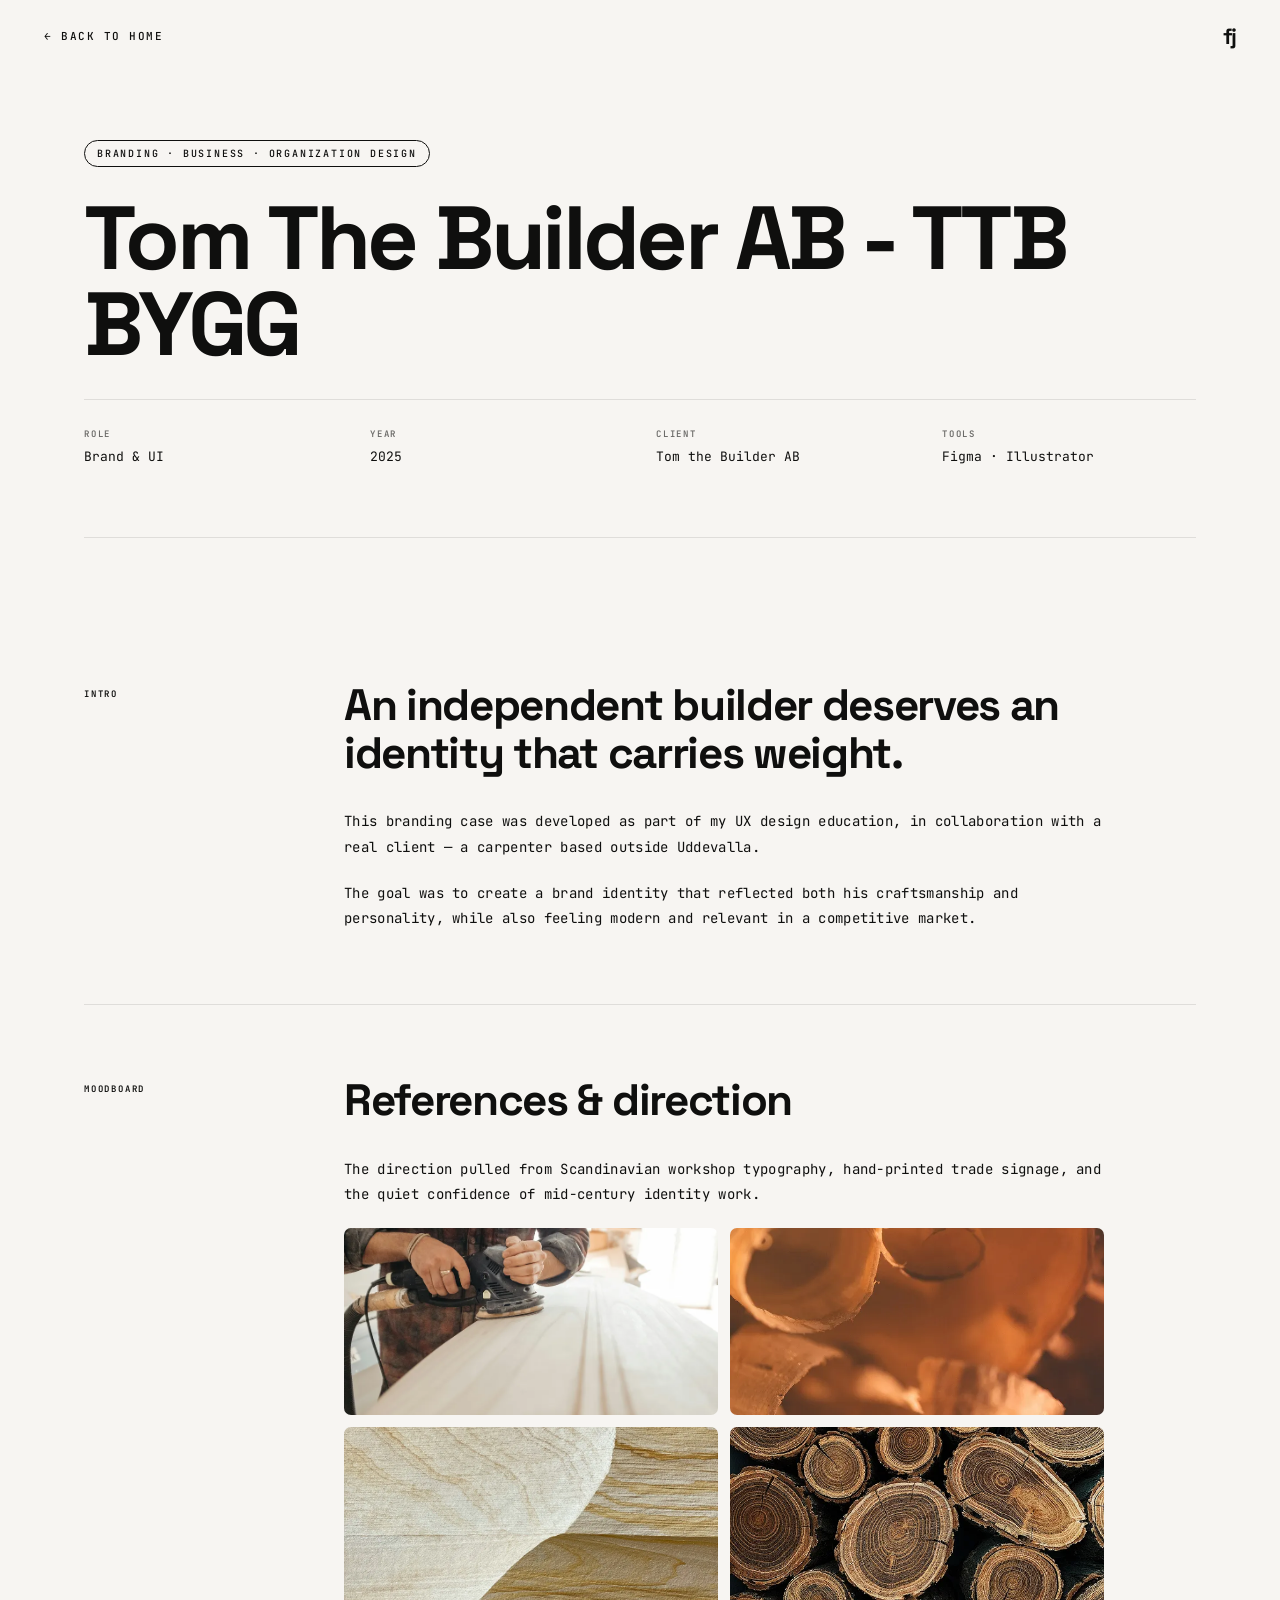
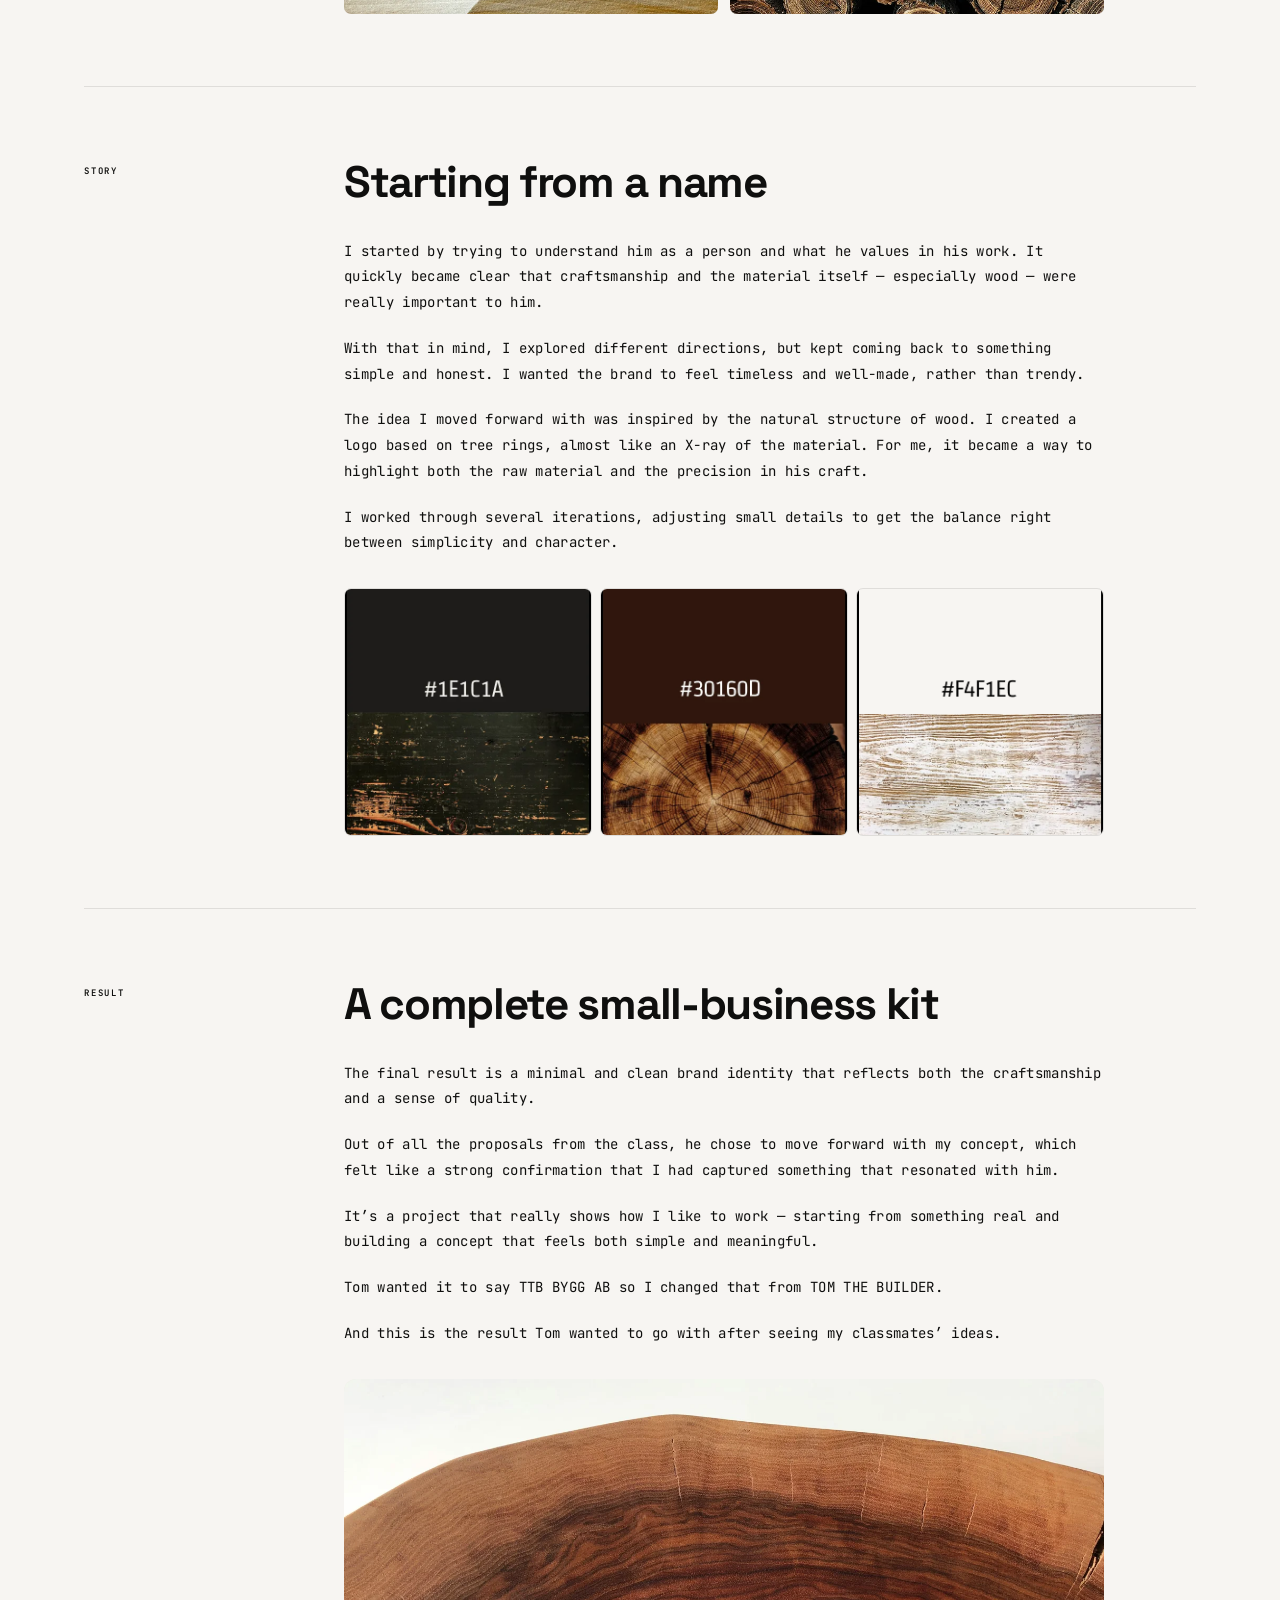
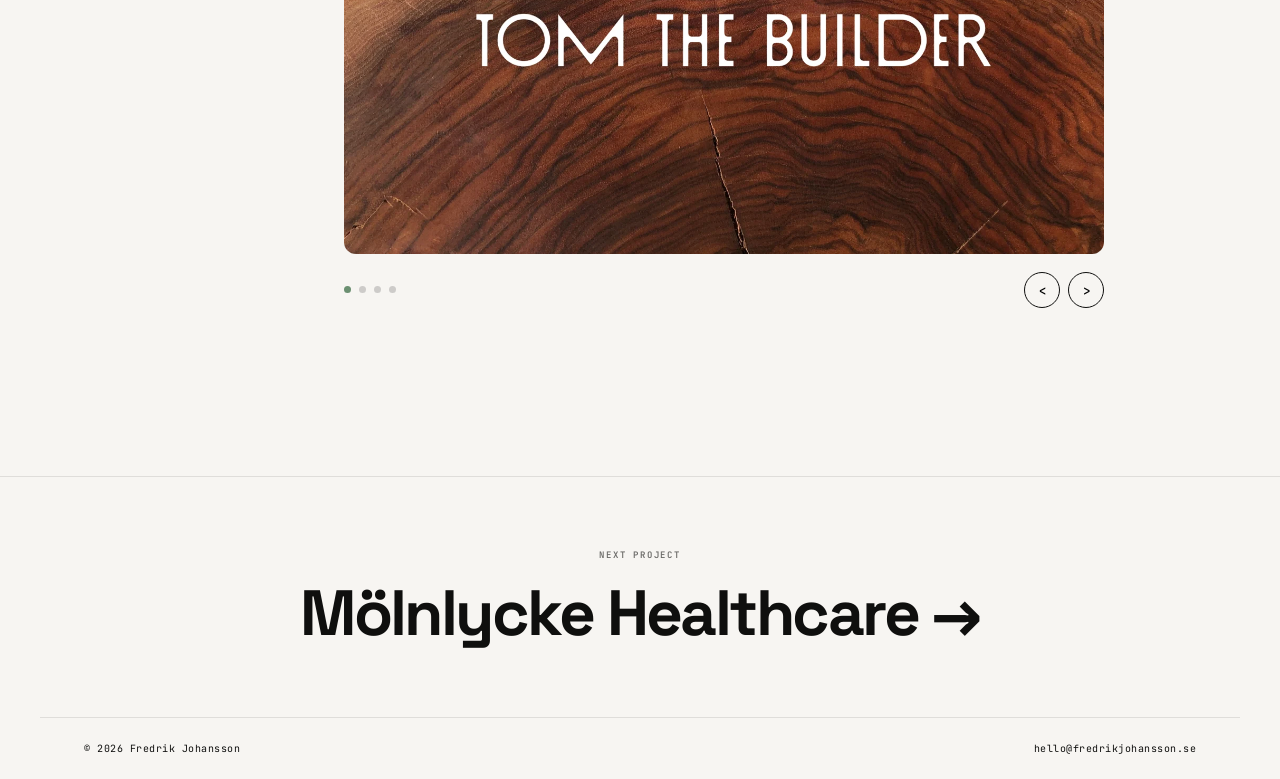
<file: portfolio/projects/tom-the-builder/index.html>
<!DOCTYPE html>
<html lang="en">
<head>
  <meta charset="UTF-8">
  <meta name="viewport" content="width=device-width, initial-scale=1.0">
  <title>Tom The Builder AB - TTB BYGG — Fredrik Johansson</title>
  <meta name="description" content="Branding, business and organization design case study for TTB BYGG AB.">
  <meta property="og:title" content="Tom The Builder AB - TTB BYGG — Fredrik Johansson">
  <meta property="og:description" content="Branding, business and organization design case study for TTB BYGG AB.">
  <meta property="og:type" content="website">
  <meta property="og:image" content="../../img/shared/fredriksocial.webp">
  <link rel="icon" type="image/svg+xml" href="../../favicon.svg">
  <link rel="preconnect" href="https://fonts.googleapis.com">
  <link rel="preconnect" href="https://fonts.gstatic.com" crossorigin>
  <link href="https://fonts.googleapis.com/css2?family=Space+Grotesk:wght@300;400;500;600;700&family=JetBrains+Mono:wght@400;500;600;700&display=swap" rel="stylesheet">
  <link rel="stylesheet" href="../../case.css">
</head>
<body>

  <div class="case-progress" id="caseProgress" aria-hidden="true"></div>

  <div class="case-bar" id="caseBar">
    <a class="case-back" href="../../index.html">Back to home</a>
    <span class="case-wm">fj</span>
  </div>

  <div class="case-wrap">

    <header class="case-header">
      <span class="case-category">BRANDING · BUSINESS · ORGANIZATION DESIGN</span>
      <h1 class="case-title">Tom The Builder AB - TTB BYGG</h1>
      <div class="case-meta">
        <div class="case-meta-item"><span class="case-meta-label">Role</span><span class="case-meta-value">Brand &amp; UI</span></div>
        <div class="case-meta-item"><span class="case-meta-label">Year</span><span class="case-meta-value">2025</span></div>
        <div class="case-meta-item"><span class="case-meta-label">Client</span><span class="case-meta-value">Tom the Builder AB</span></div>
        <div class="case-meta-item"><span class="case-meta-label">Tools</span><span class="case-meta-value">Figma · Illustrator</span></div>
      </div>
    </header>

    <section class="case-section">
      <div class="case-section-grid">
        <div class="case-section-label">Intro</div>
        <div class="case-section-body">
          <h2 class="case-section-heading">An independent builder deserves an identity that carries weight.</h2>
          <p>This branding case was developed as part of my UX design education, in collaboration with a real client — a carpenter based outside Uddevalla.</p>
          <p>The goal was to create a brand identity that reflected both his craftsmanship and personality, while also feeling modern and relevant in a competitive market.</p>
        </div>
      </div>
    </section>

    <section class="case-section">
      <div class="case-section-grid">
        <div class="case-section-label">Moodboard</div>
        <div class="case-section-body">
          <h2 class="case-section-heading">References &amp; direction</h2>
          <p>The direction pulled from Scandinavian workshop typography, hand-printed trade signage, and the quiet confidence of mid-century identity work.</p>
          <div class="moodboard">
            <div class="moodboard-item wide"><img src="../../img/tom-the-builder/Handcraft.webp" alt="Handcraft reference" loading="lazy"></div>
            <div class="moodboard-item wide"><img src="../../img/tom-the-builder/Handcraftwood.webp" alt="Handcraft wood reference" loading="lazy"></div>
            <div class="moodboard-item wide"><img src="../../img/tom-the-builder/whitewood.webp" alt="White wood reference" loading="lazy"></div>
            <div class="moodboard-item wide"><img src="../../img/tom-the-builder/Wood.webp" alt="Wood reference" loading="lazy"></div>
          </div>
        </div>
      </div>
    </section>

    <section class="case-section">
      <div class="case-section-grid">
        <div class="case-section-label">Story</div>
        <div class="case-section-body">
          <h2 class="case-section-heading">Starting from a name</h2>
          <p>I started by trying to understand him as a person and what he values in his work. It quickly became clear that craftsmanship and the material itself — especially wood — were really important to him.</p>
          <p>With that in mind, I explored different directions, but kept coming back to something simple and honest. I wanted the brand to feel timeless and well-made, rather than trendy.</p>
          <p>The idea I moved forward with was inspired by the natural structure of wood. I created a logo based on tree rings, almost like an X-ray of the material. For me, it became a way to highlight both the raw material and the precision in his craft.</p>
          <p>I worked through several iterations, adjusting small details to get the balance right between simplicity and character.</p>
          <div class="logo-trio">
            <img src="../../img/tom-the-builder/Black.webp" alt="Logo on black" loading="lazy">
            <img src="../../img/tom-the-builder/Brown.webp" alt="Logo on brown" loading="lazy">
            <img src="../../img/tom-the-builder/White.webp" alt="Logo on white" loading="lazy">
          </div>
        </div>
      </div>
    </section>

    <section class="case-section">
      <div class="case-section-grid">
        <div class="case-section-label">Result</div>
        <div class="case-section-body">
          <h2 class="case-section-heading">A complete small-business kit</h2>
          <p>The final result is a minimal and clean brand identity that reflects both the craftsmanship and a sense of quality.</p>
          <p>Out of all the proposals from the class, he chose to move forward with my concept, which felt like a strong confirmation that I had captured something that resonated with him.</p>
          <p>It’s a project that really shows how I like to work — starting from something real and building a concept that feels both simple and meaningful.</p>
          <p>Tom wanted it to say TTB BYGG AB so I changed that from TOM THE BUILDER.</p>
          <p>And this is the result Tom wanted to go with after seeing my classmates’ ideas.</p>
          <div class="carousel" id="carousel">
            <div class="carousel-track">
              <div class="carousel-slides" id="carouselSlides">
                <div class="carousel-slide"><img src="../../img/tom-the-builder/Tomthebuilder.webp" alt="TTP Bygg AB logo" loading="lazy"></div>
                <div class="carousel-slide"><img src="../../img/tom-the-builder/Business_Card_Mockup_3.webp" alt="Business card mockup" loading="lazy"></div>
                <div class="carousel-slide"><img src="../../img/tom-the-builder/Cropped_T-Shirt_Mockup.webp" alt="T-shirt mockup" loading="lazy"></div>
                <div class="carousel-slide"><img src="../../img/tom-the-builder/Van_Mockup_1.webp" alt="Van mockup" loading="lazy"></div>
              </div>
            </div>
            <div class="carousel-controls">
              <div class="carousel-dots" id="carouselDots"></div>
              <div class="carousel-nav">
                <button class="carousel-btn" id="carouselPrev" aria-label="Previous">‹</button>
                <button class="carousel-btn" id="carouselNext" aria-label="Next">›</button>
              </div>
            </div>
          </div>
        </div>
      </div>
    </section>

  </div>

  <footer class="case-footer">
    <div class="case-footer-label">Next project</div>
    <a class="case-footer-link" href="../molnlycke/index.html">Mölnlycke Healthcare</a>
  </footer>
  <div class="case-footer-bottom">
    <span>&copy; 2026 Fredrik Johansson</span>
    <span>hello@fredrikjohansson.se</span>
  </div>

  <script src="../../case.js"></script>
</body>
</html>
</file>
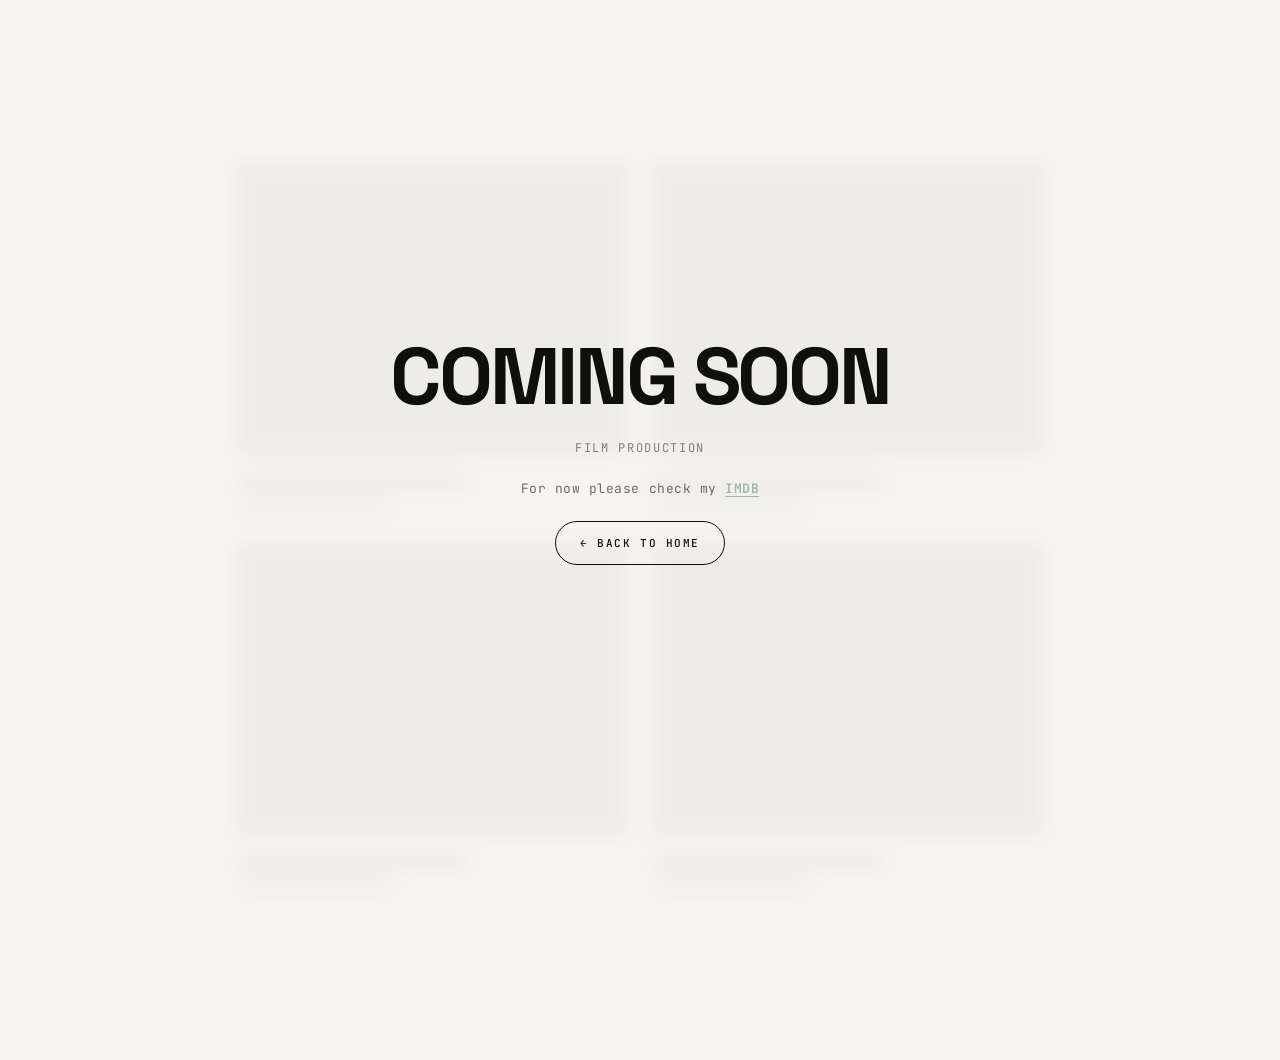
<file: portfolio/filmprojects.html>
<!DOCTYPE html>
<html lang="en">
<head>
  <meta charset="UTF-8">
  <meta name="viewport" content="width=device-width, initial-scale=1.0">
  <title>Film Production — Fredrik Johansson</title>
  <meta name="description" content="Film projects by Fredrik Johansson — coming soon.">
  <meta property="og:title" content="Film Production — Fredrik Johansson">
  <meta property="og:description" content="Film projects by Fredrik Johansson — coming soon.">
  <meta property="og:type" content="website">
  <meta property="og:image" content="img/shared/fredriksocial.webp">
  <link rel="icon" type="image/svg+xml" href="favicon.svg">
  <link rel="preconnect" href="https://fonts.googleapis.com">
  <link rel="preconnect" href="https://fonts.gstatic.com" crossorigin>
  <link href="https://fonts.googleapis.com/css2?family=Space+Grotesk:wght@300;400;500;600;700&family=JetBrains+Mono:wght@400;500;600;700&display=swap" rel="stylesheet">
  <link rel="stylesheet" href="style.css">
  <style>
    body { min-height: 100vh; }

    /* Coming soon overlay */
    .film-coming-soon {
      position: fixed; inset: 0;
      z-index: 500;
      display: flex; align-items: center; justify-content: center;
      flex-direction: column;
    }
    .film-coming-soon-content {
      text-align: center;
      display: flex; flex-direction: column; align-items: center; gap: 24px;
    }
    .film-coming-soon-title {
      font-family: 'Space Grotesk', sans-serif;
      font-weight: 700;
      font-size: clamp(40px, 8vw, 80px);
      letter-spacing: -0.04em;
      line-height: 1;
      color: var(--text);
      text-transform: uppercase;
    }
    .film-coming-soon-sub {
      font-family: 'JetBrains Mono', monospace;
      font-size: 12px; font-weight: 400;
      letter-spacing: 0.14em;
      text-transform: uppercase;
      color: var(--text);
      opacity: 0.5;
    }
    .film-coming-soon-imdb {
      font-family: 'JetBrains Mono', monospace;
      font-size: 13px; font-weight: 400;
      letter-spacing: 0.04em;
      color: var(--text);
      opacity: 0.6;
    }
    .film-coming-soon-imdb a {
      color: var(--accent);
      text-decoration: underline;
      text-underline-offset: 3px;
      font-weight: 600;
      transition: opacity .2s;
    }
    .film-coming-soon-imdb a:hover { opacity: 0.7; }
    .film-back {
      font-family: 'JetBrains Mono', monospace;
      font-size: 11px; font-weight: 500;
      letter-spacing: 0.14em;
      text-transform: uppercase;
      color: var(--text);
      text-decoration: none;
      padding: 14px 24px;
      border: 1px solid var(--text);
      border-radius: 999px;
      transition: background .25s ease, color .25s ease;
    }
    .film-back:hover {
      background: var(--text);
      color: var(--bg);
    }

    /* Blurred placeholder cards */
    .film-cards {
      max-width: 900px;
      margin: 160px auto 0;
      padding: 0 44px;
      display: grid;
      grid-template-columns: 1fr 1fr;
      gap: 20px;
      filter: blur(10px);
      opacity: 0.35;
      pointer-events: none;
      user-select: none;
    }
    .film-card-ph {
      aspect-ratio: 4/3;
      border-radius: 7px;
      background: var(--border);
    }
    .film-card-text {
      padding: 14px 2px 8px;
    }
    .film-card-title {
      font-family: 'Space Grotesk', sans-serif;
      font-weight: 700; font-size: 20px;
      letter-spacing: -0.03em; margin-bottom: 4px;
      width: 60%; height: 20px;
      background: var(--border); border-radius: 4px;
    }
    .film-card-sub {
      width: 40%; height: 14px;
      background: var(--border); border-radius: 4px;
      margin-top: 8px;
    }

    @media (max-width: 700px) {
      .film-cards { grid-template-columns: 1fr; padding: 0 20px; margin-top: 100px; }
    }
  </style>
</head>
<body>

  <!-- Coming soon overlay -->
  <div class="film-coming-soon">
    <div class="film-coming-soon-content">
      <div class="film-coming-soon-title">Coming Soon</div>
      <div class="film-coming-soon-sub">Film Production</div>
      <div class="film-coming-soon-imdb">For now please check my <a href="https://www.imdb.com/name/nm8478126/?ref_=nv_sr_srsg_0_tt_0_nm_8_in_0_q_Fredrik%20Johansson" target="_blank" rel="noopener noreferrer">IMDB</a></div>
      <a class="film-back" href="index.html">&larr; Back to home</a>
    </div>
  </div>

  <!-- Blurred placeholder cards -->
  <div class="film-cards" aria-hidden="true">
    <div>
      <div class="film-card-ph"></div>
      <div class="film-card-text"><div class="film-card-title"></div><div class="film-card-sub"></div></div>
    </div>
    <div>
      <div class="film-card-ph"></div>
      <div class="film-card-text"><div class="film-card-title"></div><div class="film-card-sub"></div></div>
    </div>
    <div>
      <div class="film-card-ph"></div>
      <div class="film-card-text"><div class="film-card-title"></div><div class="film-card-sub"></div></div>
    </div>
    <div>
      <div class="film-card-ph"></div>
      <div class="film-card-text"><div class="film-card-title"></div><div class="film-card-sub"></div></div>
    </div>
  </div>

  <script>
    // Dark mode from localStorage
    (function () {
      var saved = localStorage.getItem('darkMode');
      var prefersDark = window.matchMedia('(prefers-color-scheme: dark)').matches;
      if (saved === 'true' || (saved === null && prefersDark)) {
        document.body.classList.add('dark');
      }
    })();
  </script>
</body>
</html>
</file>
<file: portfolio/style.css>
/* ── TOKENS ─── */
:root {
  --bg: #F7F5F2;
  --text: #0F0F0E;
  --border: rgba(15, 15, 14, 0.1);
  --accent: #6B8F71;
  --col-left-width: 160px;
  --col-right-width: 200px;
  --bg-fade: 1;
}

/* ── DARK MODE ─── */
body.dark {
  --bg: #141413;
  --text: #E8E6E1;
  --border: rgba(232, 230, 225, 0.12);
  --accent: #8FB896;
}

/* ── RESET ─── */
*, *::before, *::after { box-sizing: border-box; margin: 0; padding: 0; }
html { scroll-behavior: smooth; }
body {
  font-family: 'Space Grotesk', sans-serif;
  background: var(--bg);
  color: var(--text);
  overflow-x: hidden;
  -webkit-font-smoothing: antialiased;
  -moz-osx-font-smoothing: grayscale;
}
a { color: inherit; text-decoration: none; }
ul, ol { list-style: none; }
img { display: block; max-width: 100%; }

/* Focus */
a:focus-visible, button:focus-visible {
  outline: 2px solid var(--text);
  outline-offset: 3px;
  border-radius: 2px;
}

/* ── REDUCED MOTION ─── */
@media (prefers-reduced-motion: reduce) {
  *, *::before, *::after {
    animation-duration: 0.01ms !important;
    animation-iteration-count: 1 !important;
    transition-duration: 0.01ms !important;
  }
  .pre-scroll-bar { display: none !important; }
  .page-grid {
    grid-template-columns: var(--col-left-width) 1fr var(--col-right-width) !important;
  }
  .col-left { pointer-events: auto !important; }
  .col-right { pointer-events: auto !important; }
  .col-right-inner { opacity: 1 !important; }
  #sidebarWordmark { opacity: 1 !important; }
  #desktopNav { opacity: 1 !important; }
  #desktopNav .nav-link { opacity: 1 !important; transform: none !important; }
  .col-main { padding-top: 60px !important; }
  .flip-clone { display: none !important; }
  .about-heading { opacity: 1 !important; }
  .about-heading span { opacity: 1 !important; }
}

/* ── LINKEDIN ICON ─── */
.linkedin-icon {
  display: inline-block;
  vertical-align: -2px;
  margin-right: 2px;
}

/* ── PROGRESS BAR ─── */
.prog {
  position: fixed; top: 0; left: 0;
  height: 2px; width: 0;
  background: var(--text);
  z-index: 9999;
  transition: width .08s linear;
  pointer-events: none;
}

/* ── PRE-SCROLL OVERLAY BAR ─── */
.pre-scroll-bar {
  position: fixed; top: 0; left: 0; right: 0;
  z-index: 100;
  padding: 28px 44px 0;
  pointer-events: none;
  opacity: 1;
}
.pre-scroll-bar::before {
  content: '';
  position: absolute; top: 0; left: 0; right: 0;
  height: 140px;
  background: linear-gradient(to bottom, var(--bg) 55%, transparent 100%);
  opacity: var(--bg-fade);
  z-index: -1;
  pointer-events: none;
  transition: none;
}
body.scrolled .pre-scroll-bar {
  opacity: 0;
  pointer-events: none !important;
}

.psb-top {
  display: grid;
  grid-template-columns: 1fr auto 1fr;
  align-items: flex-end;
}

.psb-wordmark {
  font-family: 'Space Grotesk', sans-serif;
  font-weight: 700;
  font-size: clamp(56px, 9vw, 104px);
  line-height: 1;
  letter-spacing: -0.04em;
  user-select: none;
  display: flex;
  justify-content: center;
  align-items: baseline;
  cursor: default;
  white-space: nowrap;
}

.psb-right {
  position: absolute;
  top: 28px; right: 44px;
  pointer-events: auto;
  display: flex;
  flex-direction: column;
  align-items: flex-end;
  gap: 12px;
}

/* Hero subtitle */
.psb-subtitle {
  font-family: 'JetBrains Mono', monospace;
  font-size: 12px; font-weight: 400;
  letter-spacing: 0.12em;
  text-transform: uppercase;
  color: var(--text);
  text-align: center;
  padding: 32px 0 0;
  opacity: 0.55;
  transition: opacity .25s ease;
}
body.subtitle-fade .psb-subtitle,
body.scrolled .psb-subtitle { opacity: 0; }

#preScrollNav {
  display: flex;
  justify-content: center;
  gap: 60px;
  padding: 56px 0 0;
  pointer-events: auto;
  transform-style: preserve-3d;
  overflow: visible;
  position: relative;
}

/* ── PAGE GRID ─── */
.page-grid {
  display: grid;
  grid-template-columns: 0px 1fr 0px;
  grid-template-areas: "left main right";
  min-height: 100vh;
}
body.scrolled .page-grid {
  grid-template-columns: var(--col-left-width) 1fr 0px;
  transition: grid-template-columns 0.5s cubic-bezier(.25,.46,.45,.94);
}

/* ── LEFT COLUMN ─── */
.col-left {
  grid-area: left;
  position: sticky; top: 0; height: 100vh;
  overflow: hidden;
  pointer-events: none;
}
body.scrolled .col-left {
  pointer-events: auto;
  overflow: visible;
}
.col-left-inner {
  position: absolute; top: 0; left: 0;
  width: var(--col-left-width); height: 100%;
  padding: 28px 0 28px 44px;
  display: flex; flex-direction: column; gap: 20px;
}

#sidebarWordmark {
  font-family: 'Space Grotesk', sans-serif;
  font-weight: 700;
  font-size: clamp(28px, 3vw, 48px);
  line-height: 1;
  letter-spacing: -0.04em;
  user-select: none;
  white-space: nowrap;
  cursor: default;
  opacity: 0;
  transition: opacity 0.15s ease;
}

/* ── RIGHT COLUMN ─── */
.col-right {
  grid-area: right;
  position: sticky; top: 0; height: 100vh;
  overflow: hidden;
  pointer-events: none;
}
body.scrolled .col-right {
  pointer-events: auto;
  overflow: visible;
}
.col-right-inner {
  position: absolute; top: 0; right: 0;
  width: var(--col-right-width); height: 100%;
  padding: 28px 44px 28px 0;
  display: flex; flex-direction: column;
  align-items: flex-end;
  justify-content: flex-start;
  opacity: 0;
  transition: opacity 0.3s ease;
}
body.scrolled .col-right-inner { opacity: 1; }

/* ── CONTACT BLOCKS ─── */
.contact-block,
.contact-block-sidebar {
  position: relative;
  display: inline-flex;
  flex-direction: column;
  width: fit-content;
}
.contact-block::after,
.contact-block-sidebar::after {
  content: '';
  position: absolute; inset: -4px -6px;
  border: 1px solid var(--text);
  opacity: 0;
  pointer-events: none;
}
.contact-block.flash::after,
.contact-block-sidebar.flash::after {
  animation: cBorder .9s ease forwards;
}
@keyframes cBorder {
  0%   { opacity: 0; }
  12%  { opacity: 1; }
  70%  { opacity: 1; }
  100% { opacity: 0; }
}
.contact-block a,
.contact-block-sidebar a {
  font-family: 'JetBrains Mono', monospace;
  font-size: 10px; font-weight: 400;
  color: var(--text); text-decoration: none;
  letter-spacing: 0.02em; line-height: 2.2;
  display: block; white-space: nowrap; text-align: right;
}
.contact-block a:hover,
.contact-block-sidebar a:hover { font-weight: 700; }

/* ── MAIN COLUMN ─── */
.col-main {
  grid-area: main;
  padding-top: 200px;
  padding-left: 44px;
  padding-right: 44px;
  transition: padding-top 0.5s cubic-bezier(.25,.46,.45,.94),
              padding-left 0.5s cubic-bezier(.25,.46,.45,.94),
              padding-right 0.5s cubic-bezier(.25,.46,.45,.94);
}
body.scrolled .col-main {
  padding-top: 60px;
  padding-left: 0;
  padding-right: 0;
}
.content-wrap { max-width: 1050px; margin: 0 auto; }
#projects { padding-top: 32px; padding-bottom: 72px; }
body.scrolled #projects { padding-top: 48px; }

/* ── SHARED NAV ─── */
nav { transform-style: preserve-3d; }
.nav-link {
  font-family: 'JetBrains Mono', monospace;
  font-size: 10.5px; font-weight: 400;
  letter-spacing: 0.14em;
  text-transform: uppercase;
  color: var(--text); text-decoration: none;
  position: relative;
}
.nav-link::before {
  content: attr(data-text);
  display: block; font-weight: 700;
  height: 0; overflow: hidden; visibility: hidden;
  pointer-events: none;
}
.nav-link::after { display: none; }
.nav-link:hover, .nav-link.active {
  font-weight: 700; font-size: 11px;
  color: var(--accent);
}

/* Sidebar nav */
#desktopNav {
  display: flex; flex-direction: column; gap: 6px;
  opacity: 0;
  transition: opacity 0.3s ease;
}
body.scrolled #desktopNav { opacity: 1; }

.sidebar-extras {
  margin-top: auto;
  display: flex; flex-direction: column;
  align-items: flex-start;
  text-align: left;
  gap: 14px;
  opacity: 0;
  transition: opacity 0.3s ease;
}
body.scrolled .sidebar-extras { opacity: 1; }
.sidebar-extras .contact-block-sidebar { align-items: flex-start; text-align: left; }
body.scrolled #preScrollNav { pointer-events: none; }

.nav-link.flip-in {
  animation: navFlip 0.5s cubic-bezier(.25,.46,.45,.94) forwards;
}
@keyframes navFlip {
  0%   { transform: rotateX(-90deg); opacity: 0; }
  60%  { transform: rotateX(10deg);  opacity: 1; }
  100% { transform: rotateX(0deg);   opacity: 1; }
}

/* Nav fly clones */
.nav-fly-clone {
  position: fixed;
  font-family: 'JetBrains Mono', monospace;
  font-size: 10.5px; font-weight: 400;
  letter-spacing: 0.14em;
  text-transform: uppercase;
  color: var(--text);
  pointer-events: none;
  z-index: 1000;
  white-space: nowrap;
  transform-origin: top left;
  will-change: left, top;
}

/* ── WORDMARK CHARS ─── */
.wm-char { display: inline-block; }
.wm-suffix {
  display: inline-block; overflow: visible;
  white-space: nowrap; vertical-align: baseline;
}
.wm-space { display: inline-block; overflow: hidden; }
.wm-c { display: inline-block; white-space: nowrap; transition: none; }

/* ── SECTION LABELS ─── */
.section-label {
  font-family: 'JetBrains Mono', monospace;
  font-size: 9px; font-weight: 500;
  letter-spacing: .2em;
  text-transform: uppercase;
  color: var(--text);
  margin: 24px 0 36px;
}
.rule { height: 1px; background: var(--border); margin: 64px 0 0; }
#projects > .rule { margin-top: 0; }

/* ── PROJECT GRID ─── */
.project-grid {
  display: grid;
  grid-template-columns: 1fr 1fr;
  gap: 20px;
}
.project-card {
  display: flex; flex-direction: column;
  cursor: pointer; text-decoration: none; color: inherit;
}
.card-img-wrap {
  overflow: hidden; border-radius: 7px;
  position: relative;
}
.img-ph {
  width: 100%; aspect-ratio: 4/3;
  object-fit: cover;
  display: flex; align-items: center; justify-content: center;
  font-family: 'Space Grotesk', sans-serif;
  font-size: 12px; font-weight: 600;
  letter-spacing: 0.1em;
  color: rgba(15, 15, 14, .16);
  text-transform: uppercase;
  transition: transform 0.65s cubic-bezier(.25,.46,.45,.94);
}
.project-card:hover .img-ph { transform: scale(1.04); }
.card-info { padding: 14px 2px 8px; }
.card-title {
  font-family: 'Space Grotesk', sans-serif;
  font-weight: 700; font-size: 20px;
  letter-spacing: -0.03em; margin-bottom: 4px;
  transition: opacity .2s;
}
.project-card:hover .card-title { opacity: 0.6; }

/* Card hover overlay */
.card-overlay {
  position: absolute;
  bottom: 0; left: 0; right: 0;
  padding: 20px 16px 14px;
  background: linear-gradient(to top, rgba(15,15,14,0.72) 0%, transparent 100%);
  font-family: 'JetBrains Mono', monospace;
  font-size: 12px; font-weight: 400;
  color: #fff;
  letter-spacing: 0.02em;
  line-height: 1.5;
  opacity: 0;
  transform: translateY(6px);
  transition: opacity .35s ease, transform .35s ease;
  pointer-events: none;
  border-radius: 0 0 7px 7px;
}
.project-card:hover .card-overlay {
  opacity: 1;
  transform: translateY(0);
}

/* Card scroll entrance */
.project-card {
  opacity: 0;
  transform: translateY(40px);
}
.project-card.in-view {
  opacity: 1;
  transform: translateY(0);
  transition: opacity .7s cubic-bezier(.25,.46,.45,.94), transform .7s cubic-bezier(.25,.46,.45,.94);
}

.card-sub {
  font-family: 'JetBrains Mono', monospace;
  font-size: 12px; font-weight: 400; color: var(--text);
}

/* ── ABOUT ─── */
#about { padding-top: 48px; padding-bottom: 96px; }
.about-grid {
  display: grid;
  grid-template-columns: 404px 1fr;
  gap: 80px; align-items: start;
}
.about-left { position: sticky; top: 30px; align-self: start; }
.about-label {
  font-family: 'JetBrains Mono', monospace;
  font-size: 9px; font-weight: 600;
  letter-spacing: 0.2em; text-transform: uppercase;
  color: var(--text); margin-bottom: 16px;
}
.about-heading {
  font-family: 'Space Grotesk', sans-serif;
  font-weight: 700;
  font-size: clamp(28px, 3.6vw, 44px);
  letter-spacing: -0.03em; line-height: 1.02;
  margin-bottom: 24px;
}
.about-heading span { display: block; transition: opacity 0.2s; }
.about-heading.flip-active span { opacity: 0; }

.about-photo {
  width: 404px; height: 539px;
  background: #D4D0C8; border-radius: 12px;
  overflow: hidden;
  display: flex; align-items: center; justify-content: center;
  margin-top: 36px;
}
.about-photo img {
  width: 100%; height: 100%;
  object-fit: cover;
  display: block;
}
.about-text { padding-top: 48px; }
.about-text p {
  font-family: 'JetBrains Mono', monospace;
  font-size: 14px; font-weight: 400;
  line-height: 1.84; color: var(--text);
  margin-bottom: 16px; letter-spacing: 0.04ch;
}
.about-text p:last-child { margin-bottom: 0; }

/* Soft skills bullet list */
.soft-skills {
  font-family: 'JetBrains Mono', monospace;
  font-size: 14px; font-weight: 400;
  line-height: 1.84; color: var(--text);
  letter-spacing: 0.04ch;
  list-style: none;
  padding: 0; margin: 4px 0 0;
}
.soft-skills li {
  position: relative;
  padding-left: 18px;
}
.soft-skills li::before {
  content: '—';
  position: absolute; left: 0;
  color: var(--text);
}

/* CV download button */
.cv-button {
  display: inline-flex;
  align-items: center;
  gap: 12px;
  margin-top: 36px;
  padding: 14px 22px;
  border: 1px solid var(--text);
  border-radius: 999px;
  font-family: 'JetBrains Mono', monospace;
  font-size: 11px; font-weight: 500;
  letter-spacing: 0.14em;
  text-transform: uppercase;
  color: var(--text);
  background: transparent;
  text-decoration: none;
  transition: background .25s ease, color .25s ease;
}
.cv-button:hover {
  background: var(--text);
  color: var(--bg);
}
.cv-arrow { font-size: 14px; line-height: 1; }

/* Coming-soon card */
.project-card--soon {
  position: relative;
  cursor: not-allowed;
}
.project-card--soon .card-img-wrap { position: relative; }
.project-card--soon .img-ph { filter: grayscale(0.4) brightness(0.92); }
.card-soon {
  position: absolute;
  top: 50%; left: 50%;
  transform: translate(-50%, -50%);
  font-family: 'JetBrains Mono', monospace;
  font-size: 11px; font-weight: 600;
  letter-spacing: 0.18em;
  text-transform: uppercase;
  color: #fff;
  background: rgba(15, 15, 14, 0.78);
  padding: 10px 18px;
  border-radius: 999px;
  opacity: 0;
  pointer-events: none;
  transition: opacity .3s ease;
  white-space: nowrap;
}
.project-card--soon:hover .card-soon,
.project-card--soon:focus-visible .card-soon { opacity: 1; }
.project-card--soon:hover .card-title { opacity: 1; }

/* ── EXPERIENCE / EDUCATION ─── */
.exp-block { margin-top: 52px; }
.exp-label {
  font-family: 'JetBrains Mono', monospace;
  font-size: 9px; font-weight: 600;
  letter-spacing: 0.2em; text-transform: uppercase;
  color: var(--text);
  padding-bottom: 12px;
  border-bottom: 1px solid var(--border);
}
.exp-row {
  display: grid;
  grid-template-columns: 108px 1fr;
  gap: 20px; padding: 16px 0;
  border-bottom: 1px solid var(--border);
}
.exp-years {
  font-family: 'JetBrains Mono', monospace;
  font-size: 10px; font-weight: 400;
  color: var(--text); padding-top: 1px;
}
.exp-org { font-size: 14px; font-weight: 600; margin-bottom: 2px; }
.exp-role {
  font-family: 'JetBrains Mono', monospace;
  font-size: 12px; font-weight: 400;
  color: var(--text); margin-bottom: 4px;
}
.exp-detail {
  font-family: 'JetBrains Mono', monospace;
  font-size: 11px; font-weight: 400;
  color: var(--text); line-height: 1.7; letter-spacing: 0.02ch;
}

/* ── FOOTER ─── */
footer {
  border-top: 1px solid var(--border);
}
.footer-cta {
  text-align: center;
  padding: 80px 44px 72px;
}
.footer-cta-label {
  font-family: 'JetBrains Mono', monospace;
  font-size: 11px; font-weight: 400;
  letter-spacing: 0.14em; text-transform: uppercase;
  color: var(--text); opacity: 0.5;
  margin-bottom: 24px;
}
.footer-cta-link {
  font-family: 'Space Grotesk', sans-serif;
  font-weight: 700;
  font-size: clamp(40px, 6vw, 72px);
  letter-spacing: -0.04em; line-height: 1;
  color: var(--text);
  text-decoration: none;
  position: relative;
  transition: color .25s ease;
}
.footer-cta-link::after {
  content: '';
  position: absolute;
  left: 0; bottom: -4px;
  width: 0; height: 2px;
  background: var(--accent);
  transition: width .4s cubic-bezier(.25,.46,.45,.94);
}
.footer-cta-link:hover { color: var(--accent); }
.footer-cta-link:hover::after { width: 100%; }

.footer-bottom {
  border-top: 1px solid var(--border);
  padding: 24px 44px;
  display: flex; justify-content: space-between; align-items: center;
}
.footer-bottom > span {
  font-family: 'JetBrains Mono', monospace;
  font-size: 10px; font-weight: 400;
  color: var(--text); letter-spacing: 0.05em;
}
.footer-wm {
  font-family: 'Space Grotesk', sans-serif;
  font-weight: 700; font-size: 20px;
  letter-spacing: -0.04em;
}
.fw-word { display: inline-flex; align-items: baseline; }
.fw-anchor { display: inline-block; }
.fw-suffix {
  display: inline-flex; overflow: hidden;
  white-space: nowrap; align-items: baseline;
  width: 0;
  transition: width 0.15s ease;
}
.fw-c { display: inline-block; transition: none; }
.fw-sp {
  display: inline-block; overflow: hidden;
  width: 0;
  transition: width 0.15s ease;
}

/* ── FLIP CLONES ─── */
.flip-clone {
  position: fixed;
  font-family: 'Space Grotesk', sans-serif;
  font-weight: 700;
  letter-spacing: -0.04em; line-height: 1;
  pointer-events: none; z-index: 200;
  transform-origin: top left;
  will-change: transform, font-size;
}

/* ── DARK MODE TOGGLE ─── */
.dark-toggle {
  background: none; border: 1px solid var(--border);
  width: 32px; height: 32px; border-radius: 50%;
  cursor: pointer;
  display: flex; align-items: center; justify-content: center;
  color: var(--text);
  transition: border-color .2s, transform .3s ease;
  pointer-events: auto;
}
.dark-toggle:hover { border-color: var(--text); transform: rotate(180deg); }
.dt-icon { font-size: 16px; line-height: 1; }
.sidebar-dark-toggle { margin-bottom: 8px; }

/* ── PAGE EXIT ANIMATION ─── */
@keyframes pageExit {
  from { opacity: 1; transform: scale(1); }
  to   { opacity: 0; transform: scale(0.98); }
}
body.page-exit .page-grid,
body.page-exit .pre-scroll-bar,
body.page-exit footer {
  animation: pageExit 300ms ease-in forwards;
  pointer-events: none;
}

/* ── CV BUTTON ARROW ANIMATION ─── */
.cv-button:hover .cv-arrow {
  animation: arrowBounce .5s ease;
}
@keyframes arrowBounce {
  0%   { transform: translate(0, 0); }
  40%  { transform: translate(3px, -3px); }
  100% { transform: translate(0, 0); }
}

/* ── MOBILE HEADER ─── */
.mobile-header {
  display: none;
  position: fixed; top: 0; left: 0; right: 0;
  height: 48px; padding: 0 20px;
  background: var(--bg); z-index: 100;
  align-items: center; justify-content: space-between;
}
.mobile-wm {
  font-family: 'Space Grotesk', sans-serif;
  font-weight: 700; font-size: 28px;
  line-height: 1; letter-spacing: -0.04em;
  user-select: none;
}
#mobileInlineNav { display: flex; flex-direction: row; gap: 20px; }
#mobileInlineNav .nav-link { font-size: 9px; letter-spacing: 0.1em; }

/* Mobile contact */
.mobile-contact { display: none; }
.mobile-contact-label {
  font-family: 'JetBrains Mono', monospace;
  font-size: 9px; font-weight: 600;
  letter-spacing: 0.2em; text-transform: uppercase;
  color: var(--text); margin-bottom: 20px;
}
.mobile-contact-links { display: flex; flex-direction: column; }
.mobile-contact-links a {
  font-family: 'JetBrains Mono', monospace;
  font-size: 12px; font-weight: 400;
  color: var(--text); text-decoration: none;
  letter-spacing: 0.02em; padding: 14px 0;
  border-bottom: 1px solid var(--border);
  display: flex; justify-content: space-between; align-items: center;
}
.mobile-contact-links a:first-child { border-top: 1px solid var(--border); }
.mobile-contact-links a:hover { font-weight: 700; }
.mobile-contact-links a span { font-size: 16px; opacity: 0.3; }

/* ── MOBILE ≤700px ─── */
@media (max-width: 700px) {
  .pre-scroll-bar { display: none; }
  .page-grid { display: block; }
  .col-left, .col-right { display: none; }
  body.scrolled .page-grid { display: block; }
  body.scrolled .col-left, body.scrolled .col-right { display: none; }
  .mobile-header { display: flex; }
  .col-main, body.scrolled .col-main { padding: 68px 20px 0; transition: none; }
  .project-grid { grid-template-columns: 1fr; gap: 14px; }
  .about-grid { grid-template-columns: 1fr; gap: 32px; }
  .exp-row { grid-template-columns: 80px 1fr; gap: 12px; }
  .about-left { position: static; }
  .about-photo { width: 100%; height: auto; aspect-ratio: 404/539; }
  .project-card--soon .card-soon { opacity: 1; }
  .mobile-contact {
    display: block; padding: 48px 20px 64px;
    border-top: 1px solid var(--border);
  }
  .footer-cta { padding: 48px 20px 40px; }
  .footer-bottom { padding: 20px; }
  .footer-bottom > span:last-child { display: none; }
  .psb-subtitle { display: none; }
}
</file>
<file: portfolio/case.css>
/* ============================================
   CASE.CSS — Shared case study page styles
   ============================================ */

:root {
  --bg: #F7F5F2;
  --text: #0F0F0E;
  --border: rgba(15, 15, 14, 0.1);
  --muted: rgba(15, 15, 14, 0.6);
  --accent: #6B8F71;
}
body.dark {
  --bg: #141413;
  --text: #E8E6E1;
  --border: rgba(232, 230, 225, 0.12);
  --muted: rgba(232, 230, 225, 0.5);
  --accent: #8FB896;
}
body { background: var(--bg); color: var(--text); }

/* ── RESET ─── */
*, *::before, *::after { box-sizing: border-box; margin: 0; padding: 0; }
html { scroll-behavior: smooth; }
body {
  font-family: 'Space Grotesk', sans-serif;
  background: var(--bg);
  color: var(--text);
  -webkit-font-smoothing: antialiased;
  -moz-osx-font-smoothing: grayscale;
  overflow-x: hidden;
}
/* ── PAGE ENTER ANIMATION ─── */
@keyframes fadeSlideIn {
  from { opacity: 0; transform: translateY(20px); }
  to   { opacity: 1; transform: translateY(0); }
}
.page-enter .case-wrap,
.page-enter .case-footer,
.page-enter .case-footer-bottom {
  animation: fadeSlideIn 400ms ease-out forwards;
}

a { color: inherit; text-decoration: none; }
img { display: block; max-width: 100%; }

a:focus-visible, button:focus-visible {
  outline: 2px solid var(--text);
  outline-offset: 3px;
  border-radius: 2px;
}

/* ── CASE PROGRESS BAR ─── */
.case-progress {
  position: fixed; top: 0; left: 0;
  height: 2px; width: 0;
  background: var(--text);
  z-index: 9999;
  pointer-events: none;
  transition: width .08s linear;
}

/* ── BACK LINK BAR ─── */
.case-bar {
  position: fixed; top: 0; left: 0; right: 0;
  padding: 22px 44px;
  display: flex; justify-content: space-between; align-items: center;
  background: var(--bg);
  z-index: 100;
  border-bottom: 1px solid transparent;
  transition: border-color .3s ease;
}
.case-bar.scrolled { border-bottom-color: var(--border); }
.case-back {
  font-family: 'JetBrains Mono', monospace;
  font-size: 11px; font-weight: 500;
  letter-spacing: 0.14em; text-transform: uppercase;
}
.case-back::before { content: '← '; }
.case-back:hover { font-weight: 700; color: var(--accent); }
.case-wm {
  font-family: 'Space Grotesk', sans-serif;
  font-weight: 700; font-size: 22px;
  letter-spacing: -0.04em;
}

/* ── CASE WRAPPER ─── */
.case-wrap {
  max-width: 1200px;
  margin: 0 auto;
  padding: 140px 44px 0;
}

/* ── CASE HEADER ─── */
.case-header {
  padding-bottom: 72px;
  border-bottom: 1px solid var(--border);
  margin-bottom: 72px;
}
.case-category {
  display: inline-block;
  font-family: 'JetBrains Mono', monospace;
  font-size: 10px; font-weight: 500;
  letter-spacing: 0.18em; text-transform: uppercase;
  padding: 6px 12px;
  border: 1px solid var(--text);
  border-radius: 999px;
  margin-bottom: 28px;
}
.case-title {
  font-family: 'Space Grotesk', sans-serif;
  font-weight: 700;
  font-size: clamp(42px, 7vw, 96px);
  letter-spacing: -0.04em;
  line-height: 0.96;
  margin-bottom: 32px;
}
.case-meta {
  display: grid;
  grid-template-columns: repeat(4, 1fr);
  gap: 32px;
  padding-top: 28px;
  border-top: 1px solid var(--border);
}
.case-meta-item {
  display: flex; flex-direction: column; gap: 8px;
}
.case-meta-label {
  font-family: 'JetBrains Mono', monospace;
  font-size: 9px; font-weight: 600;
  letter-spacing: 0.2em; text-transform: uppercase;
  color: var(--muted);
}
.case-meta-value {
  font-family: 'JetBrains Mono', monospace;
  font-size: 13px; font-weight: 400;
  color: var(--text);
}

/* ── CASE SECTIONS ─── */
.case-section {
  padding: 72px 0;
  border-bottom: 1px solid var(--border);
}
.case-section:last-of-type { border-bottom: none; }

.case-section-grid {
  display: grid;
  grid-template-columns: 200px 1fr;
  gap: 60px;
  align-items: start;
}
.case-section-label {
  font-family: 'JetBrains Mono', monospace;
  font-size: 9px; font-weight: 600;
  letter-spacing: 0.2em; text-transform: uppercase;
  color: var(--text);
  padding-top: 6px;
}
.case-section-body {
  max-width: 760px;
}
.case-section-heading {
  font-family: 'Space Grotesk', sans-serif;
  font-weight: 700;
  font-size: clamp(28px, 3.6vw, 44px);
  letter-spacing: -0.03em;
  line-height: 1.08;
  margin-bottom: 32px;
}
.case-section-body p {
  font-family: 'JetBrains Mono', monospace;
  font-size: 14px; font-weight: 400;
  line-height: 1.84;
  color: var(--text);
  margin-bottom: 20px;
  letter-spacing: 0.04ch;
}
.case-section-body p:last-child { margin-bottom: 0; }

/* ── MOODBOARD ─── */
.moodboard {
  display: grid;
  grid-template-columns: repeat(4, 1fr);
  gap: 12px;
  margin-top: 16px;
}
.moodboard-item {
  border-radius: 7px;
  overflow: hidden;
  aspect-ratio: 1/1;
}
.moodboard-item.wide { grid-column: span 2; aspect-ratio: 2/1; }
.moodboard-item.tall { grid-row: span 2; aspect-ratio: 1/2; }
.moodboard-item img {
  width: 100%; height: 100%;
  object-fit: cover;
  display: block;
}

/* Three logo variants in a tight horizontal row */
.logo-trio {
  display: grid;
  grid-template-columns: repeat(3, 1fr);
  gap: 8px;
  margin-top: 32px;
}
.logo-trio img {
  width: 100%;
  aspect-ratio: 1/1;
  object-fit: cover;
  border-radius: 7px;
  border: 1px solid var(--border);
  display: block;
}
@media (max-width: 700px) {
  .logo-trio { grid-template-columns: repeat(3, 1fr); gap: 6px; }
}

/* ── CAROUSEL ─── */
.carousel {
  position: relative;
  margin-top: 32px;
}
.carousel-track {
  overflow: hidden;
  border-radius: 12px;
  background: #efece7;
  aspect-ratio: 16/10;
}
.carousel-slides {
  display: flex;
  width: 100%;
  height: 100%;
  transition: transform .6s cubic-bezier(.25,.46,.45,.94);
}
.carousel-slide {
  min-width: 100%;
  height: 100%;
  display: flex; align-items: center; justify-content: center;
  font-family: 'JetBrains Mono', monospace;
  font-size: 12px;
  color: rgba(15,15,14,0.2);
  text-transform: uppercase;
  letter-spacing: 0.18em;
  overflow: hidden;
}
.carousel-slide img {
  width: 100%; height: 100%;
  object-fit: cover;
  display: block;
}
.carousel-controls {
  display: flex; justify-content: space-between; align-items: center;
  margin-top: 18px;
}
.carousel-dots { display: flex; gap: 8px; }
.carousel-dot {
  width: 7px; height: 7px; border-radius: 50%;
  background: rgba(15,15,14,0.18);
  border: none; cursor: pointer;
  transition: background .2s;
}
.carousel-dot.active { background: var(--accent); }
.carousel-btn {
  background: none; border: 1px solid var(--text);
  width: 36px; height: 36px; border-radius: 50%;
  cursor: pointer;
  font-family: 'Space Grotesk', sans-serif;
  font-size: 16px; line-height: 1;
  display: flex; align-items: center; justify-content: center;
  transition: background .2s, color .2s;
}
.carousel-btn:hover { background: var(--accent); border-color: var(--accent); color: var(--bg); }
.carousel-nav { display: flex; gap: 8px; }

/* ── MOODBOARD COLLAGE ─── */
.moodboard-collage {
  display: grid;
  grid-template-columns: repeat(4, 1fr);
  grid-auto-rows: 120px;
  gap: 4px;
  margin-top: 24px;
  border-radius: 12px;
  overflow: hidden;
}
.mb-item { overflow: hidden; }
.mb-item img {
  width: 100%; height: 100%;
  object-fit: cover; display: block;
}
/* Top row */
.mb-a { grid-column: 1 / 2; grid-row: 1; }
.mb-b { grid-column: 2 / 3; grid-row: 1; }
.mb-c { grid-column: 3 / 5; grid-row: 1; }
/* Middle row — center spans 2 cols and 2 rows */
.mb-d { grid-column: 1 / 2; grid-row: 2 / 4; }
.mb-center { grid-column: 2 / 4; grid-row: 2 / 4; }
.mb-e { grid-column: 4 / 5; grid-row: 2 / 4; }
/* Bottom row */
.mb-f { grid-column: 1 / 3; grid-row: 4; }
.mb-g { grid-column: 3 / 5; grid-row: 4; }

@media (max-width: 700px) {
  .moodboard-collage {
    grid-template-columns: 1fr 1fr;
    grid-auto-rows: 100px;
  }
  .mb-a, .mb-b, .mb-c, .mb-d, .mb-e, .mb-f, .mb-g, .mb-center {
    grid-column: auto; grid-row: auto;
  }
  .mb-center { grid-column: 1 / -1; grid-row: auto / span 2; }
}

/* ── STORY VISUALS (logo + colors side by side) ─── */
.story-visuals {
  display: grid;
  grid-template-columns: 1fr 1fr;
  gap: 16px;
  margin-top: 32px;
  align-items: start;
}
.story-visuals img {
  width: 100%;
  border-radius: 8px;
  display: block;
}
.story-logos { grid-column: 1 / -1; }
.story-colors { grid-column: 1 / -1; }

@media (max-width: 700px) {
  .story-visuals { grid-template-columns: 1fr; }
}

/* ── ROLES DIAGRAM ─── */
.roles-diagram {
  margin-top: 48px;
  padding: 48px 40px;
  background: rgba(15, 15, 14, 0.03);
  border-radius: 12px;
}
body.dark .roles-diagram {
  background: rgba(232, 230, 225, 0.05);
}
.roles-row {
  display: grid;
  grid-template-columns: repeat(3, 1fr);
  gap: 40px;
  text-align: center;
  margin-bottom: 48px;
}
.role-col {
  display: flex;
  flex-direction: column;
  align-items: center;
  gap: 16px;
}
.role-title {
  font-family: 'Space Grotesk', sans-serif;
  font-weight: 700;
  font-size: 22px;
  letter-spacing: -0.02em;
  color: var(--text);
}
.role-flow {
  font-family: 'JetBrains Mono', monospace;
  font-size: 13px;
  font-weight: 400;
  color: var(--text);
  letter-spacing: 0.02em;
  line-height: 1.6;
}
.roles-common {
  text-align: center;
  padding-top: 40px;
  border-top: 1px solid var(--border);
  display: flex;
  flex-direction: column;
  align-items: center;
  gap: 16px;
}
.roles-common .role-title {
  font-size: 24px;
}

@media (max-width: 700px) {
  .roles-diagram { padding: 32px 20px; }
  .roles-row { grid-template-columns: 1fr; gap: 32px; }
  .roles-common { padding-top: 32px; }
}

/* ── CASE FOOTER ─── */
.case-footer {
  margin-top: 96px;
  padding: 72px 44px;
  border-top: 1px solid var(--border);
  text-align: center;
}
.case-footer-label {
  font-family: 'JetBrains Mono', monospace;
  font-size: 9px; font-weight: 600;
  letter-spacing: 0.2em; text-transform: uppercase;
  color: var(--muted);
  margin-bottom: 20px;
}
.case-footer-link {
  font-family: 'Space Grotesk', sans-serif;
  font-weight: 700;
  font-size: clamp(36px, 5vw, 64px);
  letter-spacing: -0.04em;
  line-height: 1;
  display: inline-block;
  transition: opacity .2s;
}
.case-footer-link:hover { color: var(--accent); }
.case-footer-link::after { content: ' →'; }

/* Coming soon next-project */
.case-footer-link--soon {
  filter: blur(6px);
  opacity: 0.35;
  cursor: default;
  user-select: none;
}
.case-footer-link--soon::after { content: '' !important; }
.case-footer-link--soon:hover { color: inherit; }
.case-footer-soon-badge {
  display: block;
  font-family: 'JetBrains Mono', monospace;
  font-size: 10px; font-weight: 600;
  letter-spacing: 0.18em; text-transform: uppercase;
  color: var(--muted);
  margin-top: 16px;
}

.case-footer-bottom {
  max-width: 1200px;
  margin: 0 auto;
  padding: 24px 44px;
  display: flex; justify-content: space-between; align-items: center;
  border-top: 1px solid var(--border);
}
.case-footer-bottom span {
  font-family: 'JetBrains Mono', monospace;
  font-size: 10px; letter-spacing: 0.05em;
}

/* ── MOBILE ≤700px ─── */
@media (max-width: 700px) {
  .case-bar { padding: 16px 20px; }
  .case-wrap { padding: 110px 20px 0; }
  .case-header { padding-bottom: 48px; margin-bottom: 48px; }
  .case-meta { grid-template-columns: 1fr 1fr; gap: 20px; }
  .case-section { padding: 48px 0; }
  .case-section-grid { grid-template-columns: 1fr; gap: 24px; }
  .case-section-label { padding-top: 0; }
  .moodboard { grid-template-columns: repeat(2, 1fr); }
  .moodboard-item.wide { grid-column: span 2; }
  .moodboard-item.tall { grid-row: auto; aspect-ratio: 1/1; }
  .case-footer { padding: 48px 20px; margin-top: 48px; }
  .case-footer-bottom { padding: 20px; flex-direction: column; gap: 8px; }
}

@media (prefers-reduced-motion: reduce) {
  *, *::before, *::after {
    animation-duration: 0.01ms !important;
    transition-duration: 0.01ms !important;
  }
}
</file>
